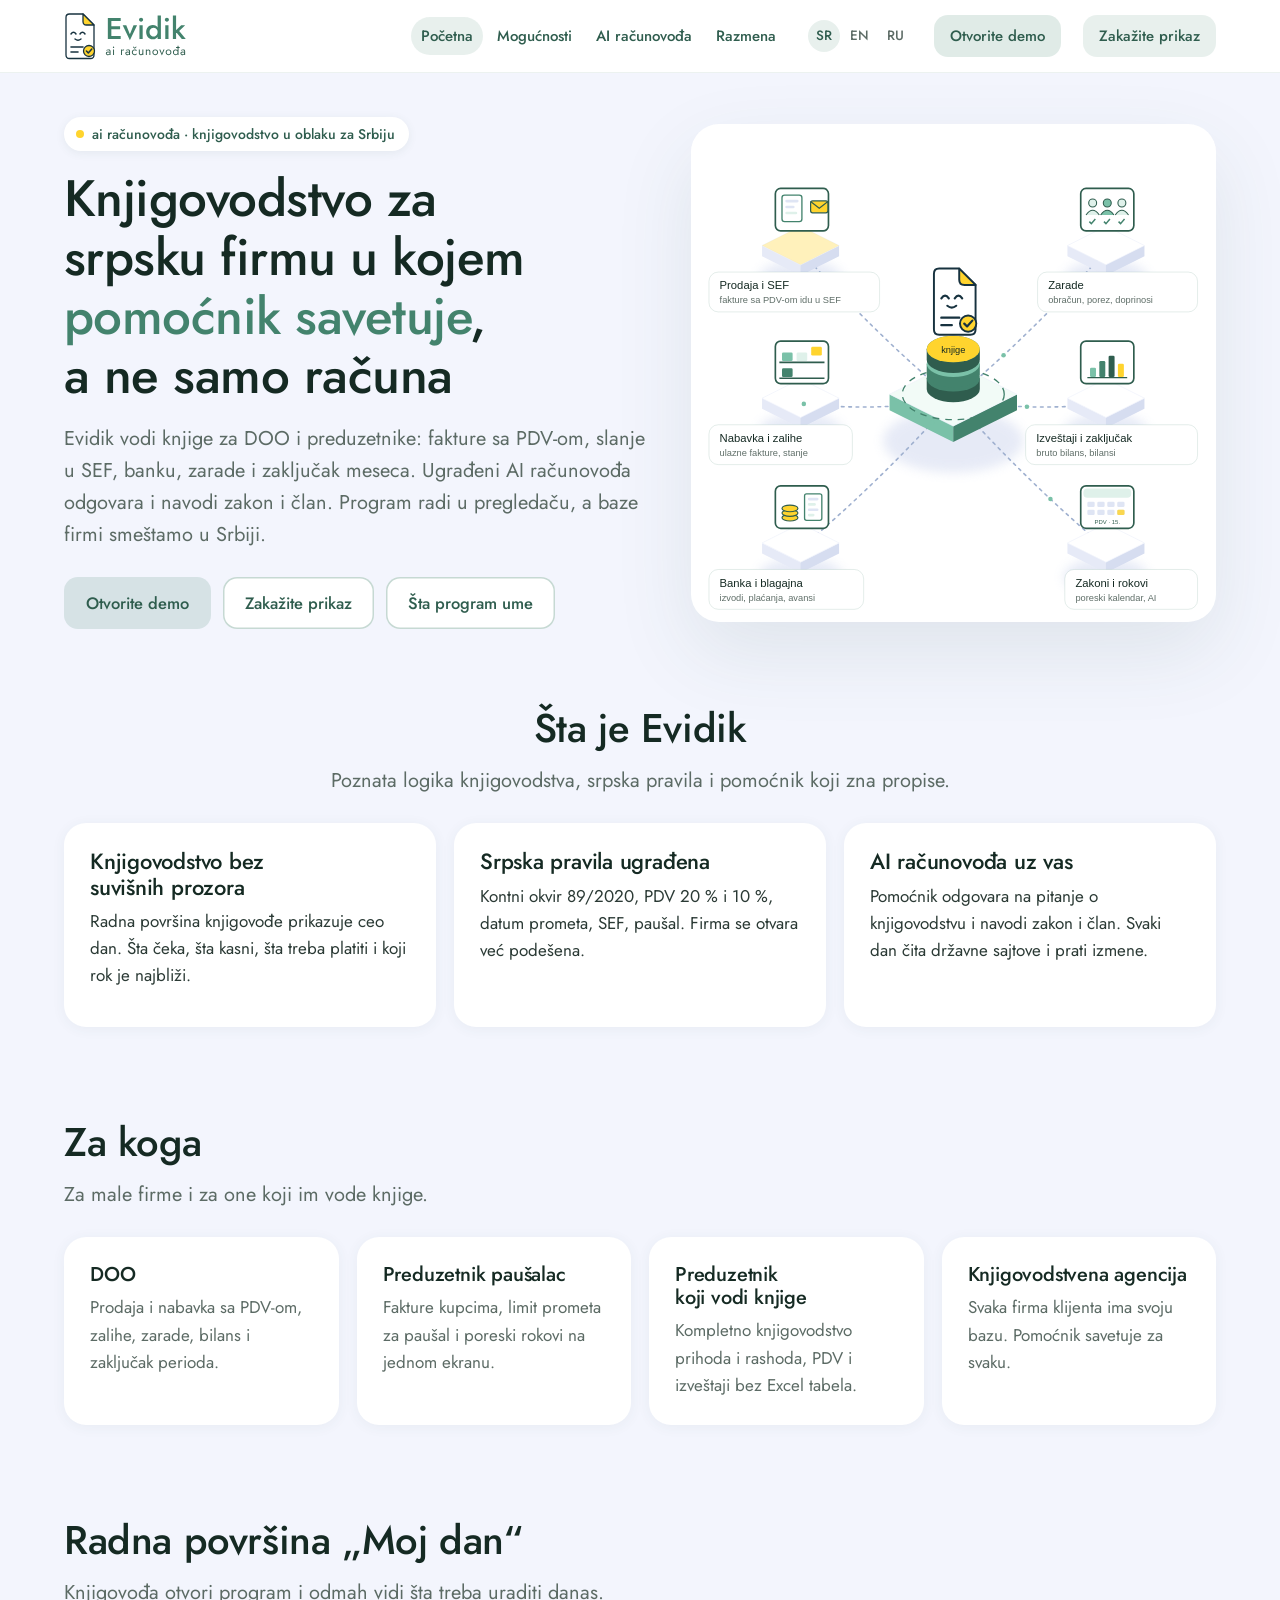
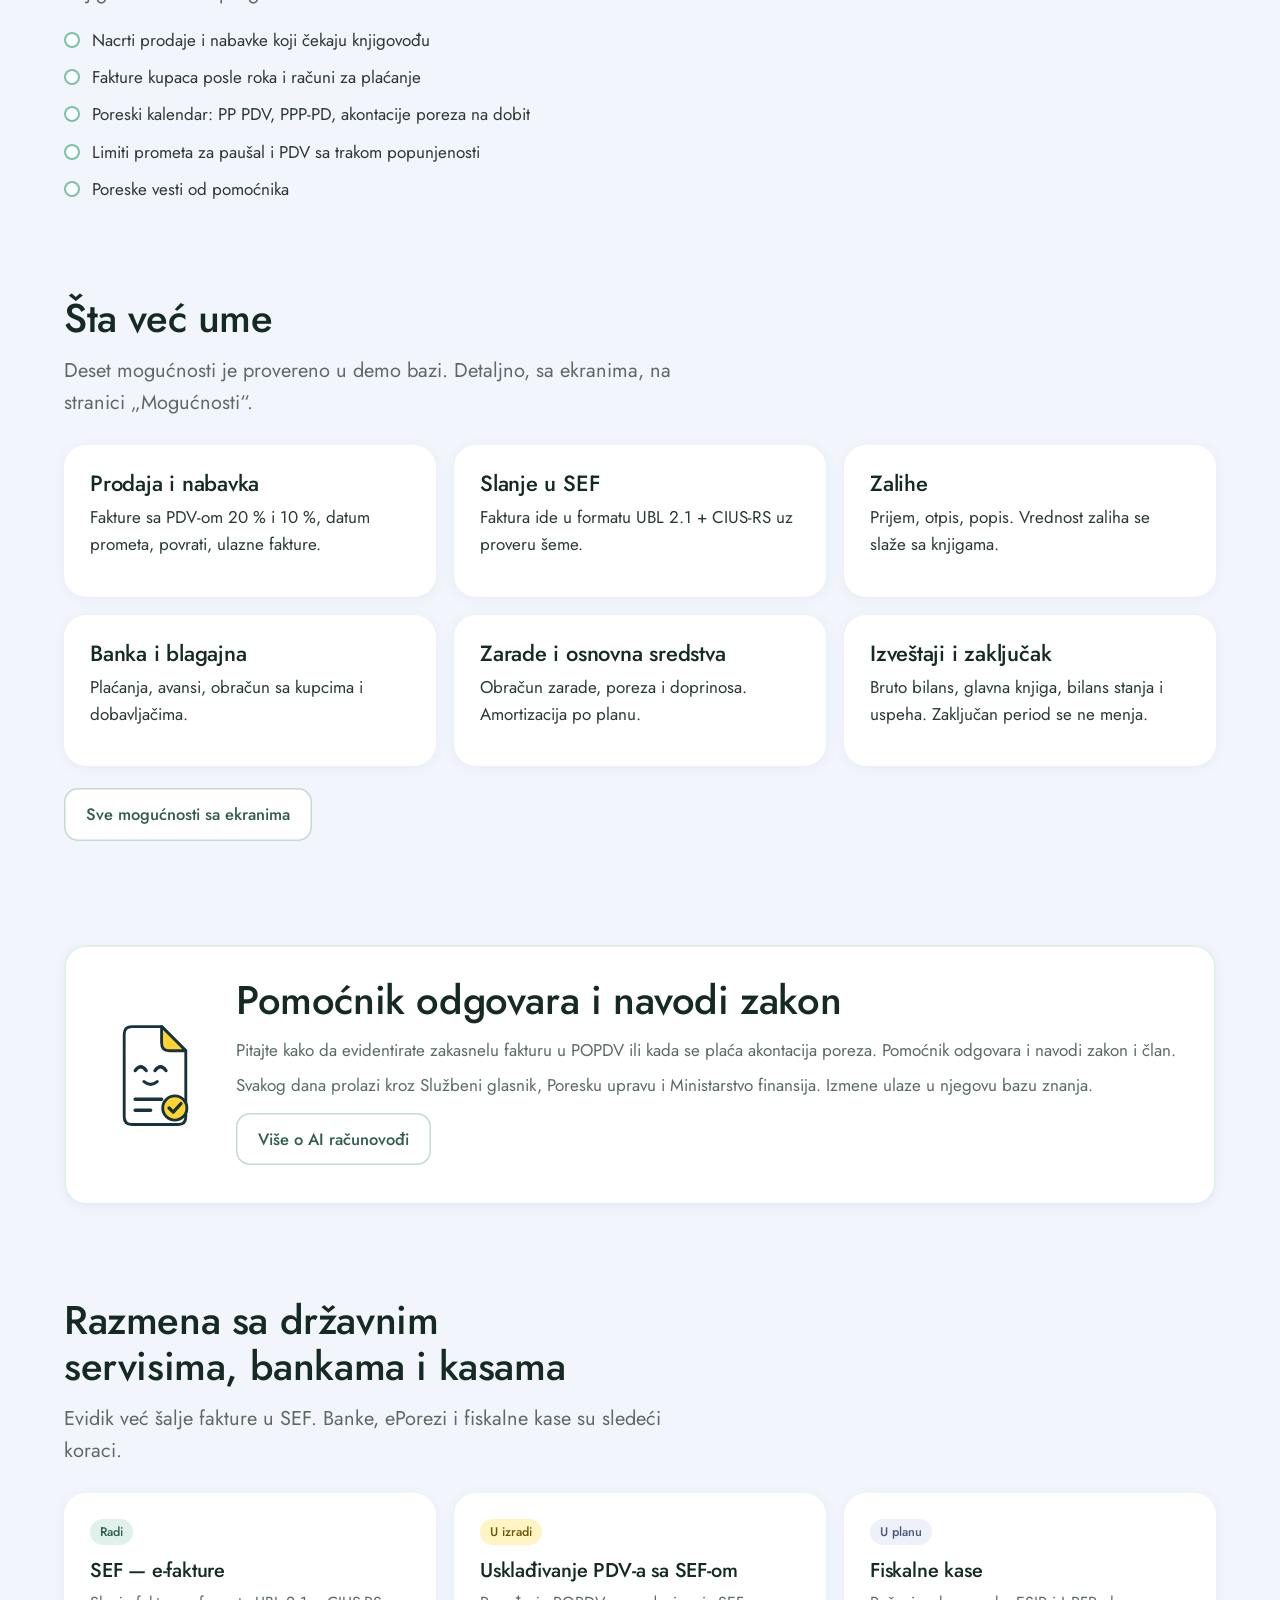
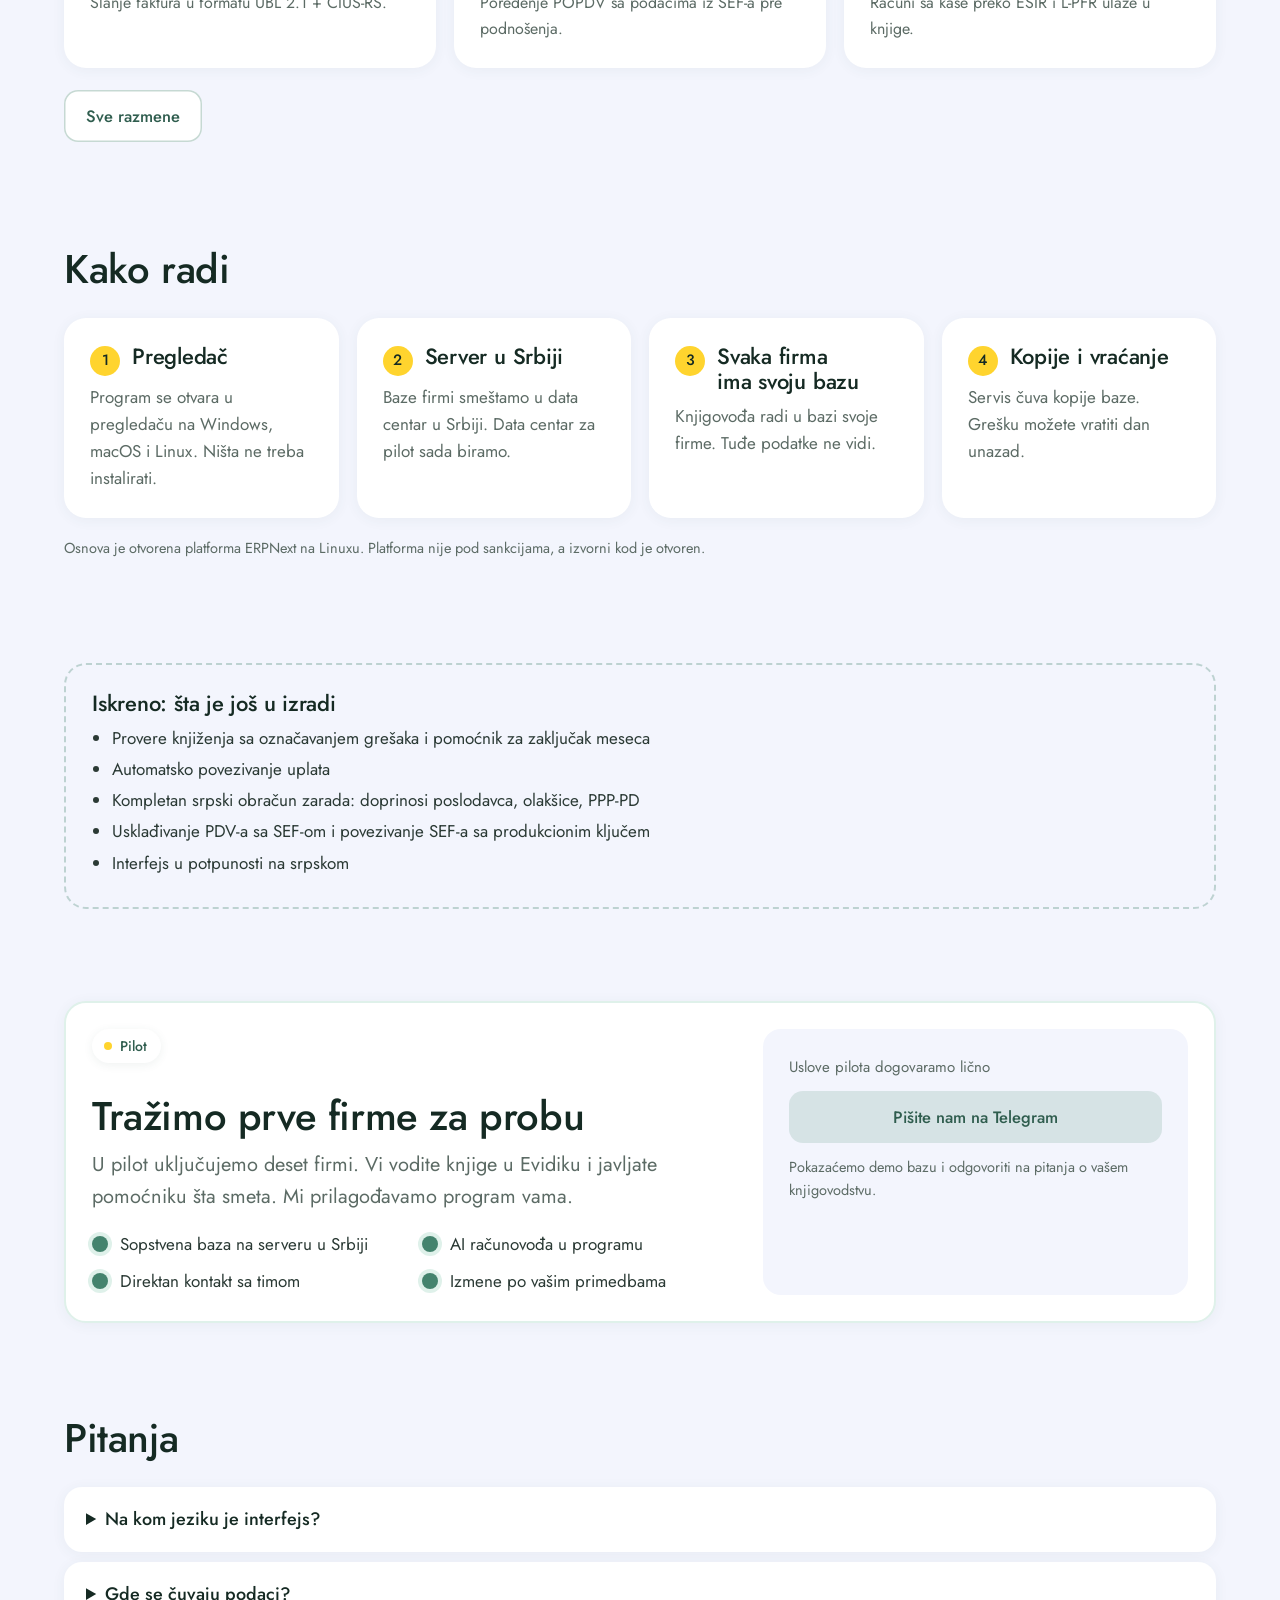
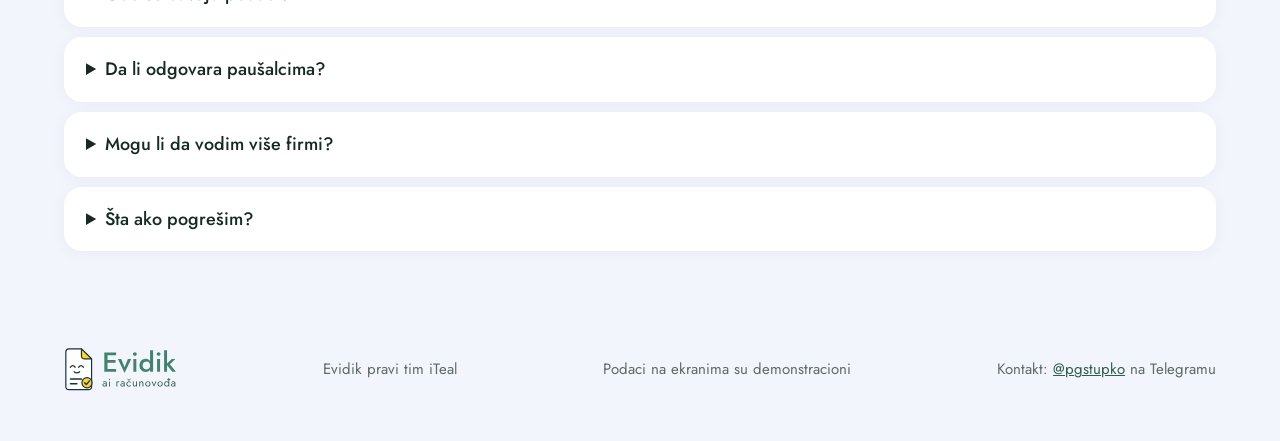
<file: index.html>
<!doctype html>
<html lang="sr-Latn"><head><meta charset="utf-8"><meta name="viewport" content="width=device-width,initial-scale=1">
<title>Evidik — AI knjigovodstvo za Srbiju</title><meta name="description" content="Knjigovodstvo u oblaku za DOO i preduzetnike u Srbiji: PDV, SEF, zarade, zaključak perioda i AI računovođa koji navodi zakon i član.">
<link rel="canonical" href="https://evidik.rs/"><link rel="alternate" hreflang="sr-Latn" href="https://evidik.rs/"><link rel="alternate" hreflang="en" href="https://evidik.rs/en/"><link rel="alternate" hreflang="ru" href="https://evidik.rs/ru/"><link rel="alternate" hreflang="x-default" href="https://evidik.rs/">
<link rel="icon" href="img/logo.svg" type="image/svg+xml">
<meta property="og:title" content="Evidik — AI knjigovodstvo za Srbiju"><meta property="og:description" content="Knjigovodstvo u oblaku za DOO i preduzetnike u Srbiji: PDV, SEF, zarade, zaključak perioda i AI računovođa koji navodi zakon i član.">
<link rel="preconnect" href="https://fonts.googleapis.com"><link rel="preconnect" href="https://fonts.gstatic.com" crossorigin>
<link rel="stylesheet" href="https://fonts.googleapis.com/css2?family=Jost:wght@400;500&display=swap">
<link rel="stylesheet" href="style.css"></head>
<body class="home">

<header class="top"><div class="wrap"><a class="brand" href="index.html" aria-label="Evidik, početna"><img class="lg-img" src="img/logo.svg" alt="Evidik — ai računovođa" height="48"></a>
<nav class="nav" aria-label="Evidik"><a href="index.html" class="on">Početna</a><a href="mogucnosti.html">Mogućnosti</a><a href="ai-racunovodja.html">AI računovođa</a><a href="razmene.html">Razmena</a></nav><span class="lang"><a href="index.html" hreflang="sr-Latn" class="on">SR</a><a href="en/index.html" hreflang="en">EN</a><a href="ru/index.html" hreflang="ru">RU</a></span>
<details class="burger"><summary>Meni</summary><div class="mnav"><a href="index.html" class="on">Početna</a><a href="mogucnosti.html">Mogućnosti</a><a href="ai-racunovodja.html">AI računovođa</a><a href="razmene.html">Razmena</a><a href="https://t.me/pgstupko" target="_blank" rel="noopener">Zakažite prikaz</a></div></details>
<a class="btn main" href="https://evidik.78-18-1-215.sslip.io/test" target="_blank" rel="noopener">Otvorite demo</a><a class="btn" href="https://t.me/pgstupko" target="_blank" rel="noopener">Zakažite prikaz</a></div></header>
<main><section class="hero"><div class="wrap"><div><span class="kicker fade"><i></i>ai računovođa · knjigovodstvo u oblaku za Srbiju</span><h1 class="fade d1">Knjigovodstvo za srpsku firmu u kojem <em>pomoćnik savetuje</em>, a ne samo računa</h1><p class="lead fade d2">Evidik vodi knjige za DOO i preduzetnike: fakture sa PDV-om, slanje u SEF, banku, zarade i zaključak meseca. Ugrađeni AI računovođa odgovara i navodi zakon i član. Program radi u pregledaču, a baze firmi smeštamo u Srbiji.</p><div class="cta fade d3"><a class="btn main" href="https://evidik.78-18-1-215.sslip.io/test" target="_blank" rel="noopener">Otvorite demo</a><a class="btn ghost" href="https://t.me/pgstupko" target="_blank" rel="noopener">Zakažite prikaz</a><a class="btn ghost" href="mogucnosti.html">Šta program ume</a></div></div><div class="hero-art fade d2"><style>.hs text{font-family:"Gotham Pro","Open Sans",Arial,sans-serif}.hs .fl{animation:hsf 4s ease-in-out infinite}.hs .fl2{animation:hsf 4s ease-in-out -2s infinite}@keyframes hsf{50%{transform:translateY(-6px)}}.hs .fw{animation:hsw 1.1s linear infinite}@keyframes hsw{to{stroke-dashoffset:-22}}.hs .bob{animation:hsbo 1.6s ease-in-out infinite}@keyframes hsbo{50%{transform:translateY(-5px)}}.hs .lay{animation:hsl 2.2s ease-in-out infinite}@keyframes hsl{50%{transform:translateY(-5px)}}.hs .gx{transform-box:fill-box;transform-origin:left center;animation:hsg 3.2s ease-in-out infinite}@keyframes hsg{0%{transform:scaleX(.12)}55%,100%{transform:scaleX(1)}}.hs .gy{transform-box:fill-box;transform-origin:center bottom;animation:hsgy 1.8s ease-in-out infinite alternate}@keyframes hsgy{from{transform:scaleY(.3)}}.hs .ty{animation:hst 1.2s ease-in-out infinite}@keyframes hst{0%,60%,100%{opacity:.2}30%{opacity:1}}.hs .pop{transform-box:fill-box;transform-origin:center;animation:hsp 2s ease-in-out infinite}@keyframes hsp{0%,100%{transform:scale(1)}50%{transform:scale(1.18)}}@media (prefers-reduced-motion:reduce){.hs *{animation:none!important}.hs .dot{display:none}}@media (min-width:900px){.sop-hero .hs-fig{align-self:center!important;margin-top:0!important;margin-bottom:0!important}}</style><svg class="hs" viewBox="0 0 760 720" xmlns="http://www.w3.org/2000/svg" role="img" aria-label="Evidik: u centru AI računovođa, oko njega prodaja i SEF, nabavka, banka, zarade, izveštaji i poreski rokovi"><defs><filter id="hsb" x="-30%" y="-30%" width="160%" height="160%"><feGaussianBlur stdDeviation="8"/></filter></defs><ellipse cx="380" cy="462.0" rx="105.60000000000001" ry="48.0" fill="#c9d2ec" opacity=".45" filter="url(#hsb)"/><ellipse cx="150" cy="219.0" rx="63.800000000000004" ry="29.0" fill="#c9d2ec" opacity=".45" filter="url(#hsb)"/><ellipse cx="150" cy="449.0" rx="63.800000000000004" ry="29.0" fill="#c9d2ec" opacity=".45" filter="url(#hsb)"/><ellipse cx="150" cy="667.0" rx="63.800000000000004" ry="29.0" fill="#c9d2ec" opacity=".45" filter="url(#hsb)"/><ellipse cx="610" cy="219.0" rx="63.800000000000004" ry="29.0" fill="#c9d2ec" opacity=".45" filter="url(#hsb)"/><ellipse cx="610" cy="449.0" rx="63.800000000000004" ry="29.0" fill="#c9d2ec" opacity=".45" filter="url(#hsb)"/><ellipse cx="610" cy="667.0" rx="63.800000000000004" ry="29.0" fill="#c9d2ec" opacity=".45" filter="url(#hsb)"/><path d="M380,400 Q265,304 150,176" fill="none" stroke="#9fb0cf" stroke-width="2.4" stroke-dasharray="4 7" stroke-linecap="round" class="fw"/><path d="M380,400 Q265,419 150,406" fill="none" stroke="#9fb0cf" stroke-width="2.4" stroke-dasharray="4 7" stroke-linecap="round" class="fw"/><path d="M380,400 Q265,528 150,624" fill="none" stroke="#9fb0cf" stroke-width="2.4" stroke-dasharray="4 7" stroke-linecap="round" class="fw"/><path d="M380,400 Q495,304 610,176" fill="none" stroke="#9fb0cf" stroke-width="2.4" stroke-dasharray="4 7" stroke-linecap="round" class="fw"/><path d="M380,400 Q495,419 610,406" fill="none" stroke="#9fb0cf" stroke-width="2.4" stroke-dasharray="4 7" stroke-linecap="round" class="fw"/><path d="M380,400 Q495,528 610,624" fill="none" stroke="#9fb0cf" stroke-width="2.4" stroke-dasharray="4 7" stroke-linecap="round" class="fw"/><g opacity="1"><polygon points="92,168 150,197.0 150,213.0 92,184" fill="#e6eaf7"/><polygon points="208,168 150,197.0 150,213.0 208,184" fill="#d6ddf0"/><polygon points="150,139.0 208,168 150,197.0 92,168" fill="#ffffff" stroke="#eef1fb" stroke-width="1"/></g><g opacity="1"><polygon points="92,398 150,427.0 150,443.0 92,414" fill="#e6eaf7"/><polygon points="208,398 150,427.0 150,443.0 208,414" fill="#d6ddf0"/><polygon points="150,369.0 208,398 150,427.0 92,398" fill="#ffffff" stroke="#eef1fb" stroke-width="1"/></g><g opacity="1"><polygon points="92,616 150,645.0 150,661.0 92,632" fill="#e6eaf7"/><polygon points="208,616 150,645.0 150,661.0 208,632" fill="#d6ddf0"/><polygon points="150,587.0 208,616 150,645.0 92,616" fill="#ffffff" stroke="#eef1fb" stroke-width="1"/></g><g opacity="1"><polygon points="552,168 610,197.0 610,213.0 552,184" fill="#e6eaf7"/><polygon points="668,168 610,197.0 610,213.0 668,184" fill="#d6ddf0"/><polygon points="610,139.0 668,168 610,197.0 552,168" fill="#ffffff" stroke="#eef1fb" stroke-width="1"/></g><g opacity="1"><polygon points="552,398 610,427.0 610,443.0 552,414" fill="#e6eaf7"/><polygon points="668,398 610,427.0 610,443.0 668,414" fill="#d6ddf0"/><polygon points="610,369.0 668,398 610,427.0 552,398" fill="#ffffff" stroke="#eef1fb" stroke-width="1"/></g><g opacity="1"><polygon points="552,616 610,645.0 610,661.0 552,632" fill="#e6eaf7"/><polygon points="668,616 610,645.0 610,661.0 668,632" fill="#d6ddf0"/><polygon points="610,587.0 668,616 610,645.0 552,616" fill="#ffffff" stroke="#eef1fb" stroke-width="1"/></g><g opacity="1"><polygon points="284,392 380,440.0 380,464.0 284,416" fill="#7ac1a8"/><polygon points="476,392 380,440.0 380,464.0 476,416" fill="#43836d"/><polygon points="380,344.0 476,392 380,440.0 284,392" fill="#f2fbf7" stroke="#eef1fb" stroke-width="1"/></g><polygon class="dot" points="150,139.0 208,168 150,197.0 92,168" fill="#ffd42e" opacity="0"><animate attributeName="opacity" values="0;.32;0" keyTimes="0;0.067;0.167" calcMode="discrete" dur="12.0s" repeatCount="indefinite"/></polygon><polygon class="dot" points="150,369.0 208,398 150,427.0 92,398" fill="#ffd42e" opacity="0"><animate attributeName="opacity" values="0;.32;0" keyTimes="0;0.233;0.333" calcMode="discrete" dur="12.0s" repeatCount="indefinite"/></polygon><polygon class="dot" points="150,587.0 208,616 150,645.0 92,616" fill="#ffd42e" opacity="0"><animate attributeName="opacity" values="0;.32;0" keyTimes="0;0.400;0.500" calcMode="discrete" dur="12.0s" repeatCount="indefinite"/></polygon><polygon class="dot" points="610,139.0 668,168 610,197.0 552,168" fill="#ffd42e" opacity="0"><animate attributeName="opacity" values="0;.32;0" keyTimes="0;0.567;0.667" calcMode="discrete" dur="12.0s" repeatCount="indefinite"/></polygon><polygon class="dot" points="610,369.0 668,398 610,427.0 552,398" fill="#ffd42e" opacity="0"><animate attributeName="opacity" values="0;.32;0" keyTimes="0;0.733;0.833" calcMode="discrete" dur="12.0s" repeatCount="indefinite"/></polygon><polygon class="dot" points="610,587.0 668,616 610,645.0 552,616" fill="#ffd42e" opacity="0"><animate attributeName="opacity" values="0;.32;0" keyTimes="0;0.900;1.000" calcMode="discrete" dur="12.0s" repeatCount="indefinite"/></polygon><ellipse cx="380" cy="392" rx="76.80000000000001" ry="38.400000000000006" fill="none" stroke="#43836d" stroke-width="2" stroke-dasharray="10 9" class="fw" style="animation-duration:2.4s"/><g><path d="M340,368 v16 a40,20.0 0 0 0 80,0 v-16z" fill="#2F5D4E"/><ellipse cx="380" cy="368" rx="40" ry="20.0" fill="#43836d"/></g><g><path d="M340,346 v16 a40,20.0 0 0 0 80,0 v-16z" fill="#43836d"/><ellipse cx="380" cy="346" rx="40" ry="20.0" fill="#7ac1a8"/></g><g><path d="M340,324 v16 a40,20.0 0 0 0 80,0 v-16z" fill="#2F5D4E"/><ellipse cx="380" cy="324" rx="40" ry="20.0" fill="#43836d"/><ellipse cx="380" cy="324" rx="40" ry="20" fill="#ffd42e"/><text x="380" y="330" text-anchor="middle" font-size="14" font-weight="500" fill="#152a23">knjige</text></g><g class="bob"><g transform="translate(324,196) scale(1.12)"><g fill="#fff" stroke="#17323f" stroke-width="2.6" stroke-linecap="round" stroke-linejoin="round"><path d="M31 6 H58 L80 28 V88 Q80 95 73 95 H31 Q24 95 24 88 V13 Q24 6 31 6 Z"/><path d="M58 6 V21 Q58 28 65 28 H80 Z" fill="#ffd42e"/><path d="M34 46 q5 -7 10 0 M52 46 q5 -7 10 0" fill="none" stroke-width="3"/><path d="M42 56 q6 5 12 0" fill="none" stroke-width="2.8"/><path d="M34 72 H58 M34 82 H48" fill="none" stroke-width="3.2"/><circle cx="70" cy="80" r="11" fill="#ffd42e"><animate attributeName="r" values="11;13;11;11" keyTimes="0;.1;.2;1" dur="2.4s" repeatCount="indefinite"/></circle><path d="M64.8 80 L68.6 83.8 L75.6 76" fill="none" stroke-width="3"/></g></g></g><g transform="translate(112,82)"><rect width="80" height="64" rx="8" fill="#fff" stroke="#2F5D4E" stroke-width="2.5"/><rect x="10" y="10" width="30" height="40" rx="4" fill="#fff" stroke="#43836d" stroke-width="2"/><rect x="15" y="17" width="20" height="4" rx="2" fill="#dfe5f4"/><rect x="15" y="26" width="14" height="4" rx="2" fill="#dfe5f4"/><rect x="15" y="35" width="18" height="4" rx="2" fill="#dff1ea"/><g><animateTransform attributeName="transform" type="translate" values="0,0;0,0;14,-8;14,-8;0,0" keyTimes="0;.3;.6;.9;1" dur="3.6s" repeatCount="indefinite"/><rect x="44" y="24" width="26" height="18" rx="3" fill="#ffd42e" stroke="#2F5D4E" stroke-width="1.8"/><path d="M44,25 l13,10 l13,-10" fill="none" stroke="#2F5D4E" stroke-width="1.8"/></g></g><g transform="translate(112,312)"><rect width="80" height="64" rx="8" fill="#fff" stroke="#2F5D4E" stroke-width="2.5"/><line x1="6" y1="32" x2="74" y2="32" stroke="#2F5D4E" stroke-width="2.5"/><line x1="6" y1="56" x2="74" y2="56" stroke="#2F5D4E" stroke-width="2.5"/><rect x="10" y="17" width="16" height="13" rx="2" fill="#7ac1a8"/><rect x="32" y="17" width="16" height="13" rx="2" fill="#dff1ea"/><rect x="10" y="41" width="16" height="13" rx="2" fill="#43836d"/><rect x="54" y="17" width="16" height="13" rx="2" fill="#ffd42e"><animate attributeName="y" values="-14;-14;17;17;-14" keyTimes="0;.3;.5;.9;1" dur="4s" repeatCount="indefinite"/><animate attributeName="opacity" values="0;0;1;1;0" keyTimes="0;.3;.4;.9;1" dur="4s" repeatCount="indefinite"/></rect></g><g transform="translate(112,530)"><rect width="80" height="64" rx="8" fill="#fff" stroke="#2F5D4E" stroke-width="2.5"/><rect x="44" y="12" width="26" height="40" rx="3" fill="#fff" stroke="#43836d" stroke-width="2"/><rect x="49" y="18" width="16" height="4" rx="2" fill="#dfe5f4"/><rect x="49" y="26" width="12" height="4" rx="2" fill="#dff1ea"/><rect x="49" y="34" width="16" height="4" rx="2" fill="#dfe5f4"/><rect x="49" y="42" width="10" height="4" rx="2" fill="#dff1ea"/><g class="bob"><ellipse cx="22" cy="48" rx="12" ry="5" fill="#ffd42e" stroke="#2F5D4E" stroke-width="1.8"/><ellipse cx="22" cy="41" rx="12" ry="5" fill="#ffd42e" stroke="#2F5D4E" stroke-width="1.8"/><ellipse cx="22" cy="34" rx="12" ry="5" fill="#ffd42e" stroke="#2F5D4E" stroke-width="1.8"/></g></g><g transform="translate(572,82)"><rect width="80" height="64" rx="8" fill="#fff" stroke="#2F5D4E" stroke-width="2.5"/><circle cx="18" cy="22" r="6" fill="#dff1ea" stroke="#2F5D4E" stroke-width="1.6"/><path d="M8,40 q10,-14 20,0" fill="#dff1ea" stroke="#2F5D4E" stroke-width="1.6"/><circle cx="40" cy="22" r="6" fill="#7ac1a8" stroke="#2F5D4E" stroke-width="1.6"/><path d="M30,40 q10,-14 20,0" fill="#7ac1a8" stroke="#2F5D4E" stroke-width="1.6"/><circle cx="62" cy="22" r="6" fill="#dff1ea" stroke="#2F5D4E" stroke-width="1.6"/><path d="M52,40 q10,-14 20,0" fill="#dff1ea" stroke="#2F5D4E" stroke-width="1.6"/><path d="M13,50 l3,3 l6,-7" stroke="#43836d" stroke-width="2.2" fill="none" class="ty" style="animation-duration:3s;animation-delay:0.0s"/><path d="M35,50 l3,3 l6,-7" stroke="#43836d" stroke-width="2.2" fill="none" class="ty" style="animation-duration:3s;animation-delay:-0.9s"/><path d="M57,50 l3,3 l6,-7" stroke="#43836d" stroke-width="2.2" fill="none" class="ty" style="animation-duration:3s;animation-delay:-1.8s"/></g><g transform="translate(572,312)"><rect width="80" height="64" rx="8" fill="#fff" stroke="#2F5D4E" stroke-width="2.5"/><line x1="10" y1="55" x2="70" y2="55" stroke="#2F5D4E" stroke-width="2"/><rect class="gy" style="animation-delay:0.00s" x="14" y="40" width="9" height="14" rx="2" fill="#7ac1a8"/><rect class="gy" style="animation-delay:-0.45s" x="28" y="30" width="9" height="24" rx="2" fill="#43836d"/><rect class="gy" style="animation-delay:-0.90s" x="42" y="22" width="9" height="32" rx="2" fill="#2F5D4E"/><rect class="gy" style="animation-delay:-1.35s" x="56" y="34" width="9" height="20" rx="2" fill="#ffd42e"/></g><g transform="translate(572,530)"><rect width="80" height="64" rx="8" fill="#fff" stroke="#2F5D4E" stroke-width="2.5"/><rect x="4" y="4" width="72" height="14" rx="6" fill="#dff1ea"/><rect x="10" y="24" width="11" height="8" rx="2" fill="#dfe5f4"/><rect x="25" y="24" width="11" height="8" rx="2" fill="#dfe5f4"/><rect x="40" y="24" width="11" height="8" rx="2" fill="#dfe5f4"/><rect x="55" y="24" width="11" height="8" rx="2" fill="#dfe5f4"/><rect x="10" y="36" width="11" height="8" rx="2" fill="#dfe5f4"/><rect x="25" y="36" width="11" height="8" rx="2" fill="#dfe5f4"/><rect x="40" y="36" width="11" height="8" rx="2" fill="#dfe5f4"/><rect x="55" y="36" width="11" height="8" rx="2" fill="#dfe5f4"/><rect x="55" y="36" width="11" height="8" rx="2" fill="#ffd42e"><animate attributeName="opacity" values="1;.3;1" dur="1.6s" repeatCount="indefinite"/></rect><text x="40" y="58" text-anchor="middle" font-size="9" font-weight="500" fill="#2F5D4E">PDV · 15.</text></g><circle class="dot" r="3.4" fill="#7ac1a8"><animateMotion dur="2.2s" begin="0.00s" repeatCount="indefinite" path="M380,400 Q265,304 150,176"/></circle><g class="dot" opacity="0"><circle r="10" fill="#ffd42e" opacity=".4"/><circle r="6.5" fill="#43836d" stroke="#fff" stroke-width="2"/><animateMotion dur="12.0s" repeatCount="indefinite" path="M380,400 Q265,304 150,176" calcMode="linear" keyPoints="0;0;1;1" keyTimes="0;0.000;0.067;1"/><animate attributeName="opacity" values="0;1;0" keyTimes="0;0.000;0.067" calcMode="discrete" dur="12.0s" repeatCount="indefinite"/></g><circle class="dot" r="3.4" fill="#7ac1a8"><animateMotion dur="2.2s" begin="-0.37s" repeatCount="indefinite" path="M380,400 Q265,419 150,406"/></circle><g class="dot" opacity="0"><circle r="10" fill="#ffd42e" opacity=".4"/><circle r="6.5" fill="#43836d" stroke="#fff" stroke-width="2"/><animateMotion dur="12.0s" repeatCount="indefinite" path="M380,400 Q265,419 150,406" calcMode="linear" keyPoints="0;0;1;1" keyTimes="0;0.167;0.233;1"/><animate attributeName="opacity" values="0;1;0" keyTimes="0;0.167;0.233" calcMode="discrete" dur="12.0s" repeatCount="indefinite"/></g><circle class="dot" r="3.4" fill="#7ac1a8"><animateMotion dur="2.2s" begin="-0.74s" repeatCount="indefinite" path="M380,400 Q265,528 150,624"/></circle><g class="dot" opacity="0"><circle r="10" fill="#ffd42e" opacity=".4"/><circle r="6.5" fill="#43836d" stroke="#fff" stroke-width="2"/><animateMotion dur="12.0s" repeatCount="indefinite" path="M380,400 Q265,528 150,624" calcMode="linear" keyPoints="0;0;1;1" keyTimes="0;0.333;0.400;1"/><animate attributeName="opacity" values="0;1;0" keyTimes="0;0.333;0.400" calcMode="discrete" dur="12.0s" repeatCount="indefinite"/></g><circle class="dot" r="3.4" fill="#7ac1a8"><animateMotion dur="2.2s" begin="-1.11s" repeatCount="indefinite" path="M380,400 Q495,304 610,176"/></circle><g class="dot" opacity="0"><circle r="10" fill="#ffd42e" opacity=".4"/><circle r="6.5" fill="#43836d" stroke="#fff" stroke-width="2"/><animateMotion dur="12.0s" repeatCount="indefinite" path="M380,400 Q495,304 610,176" calcMode="linear" keyPoints="0;0;1;1" keyTimes="0;0.500;0.567;1"/><animate attributeName="opacity" values="0;1;0" keyTimes="0;0.500;0.567" calcMode="discrete" dur="12.0s" repeatCount="indefinite"/></g><circle class="dot" r="3.4" fill="#7ac1a8"><animateMotion dur="2.2s" begin="-1.48s" repeatCount="indefinite" path="M380,400 Q495,419 610,406"/></circle><g class="dot" opacity="0"><circle r="10" fill="#ffd42e" opacity=".4"/><circle r="6.5" fill="#43836d" stroke="#fff" stroke-width="2"/><animateMotion dur="12.0s" repeatCount="indefinite" path="M380,400 Q495,419 610,406" calcMode="linear" keyPoints="0;0;1;1" keyTimes="0;0.667;0.733;1"/><animate attributeName="opacity" values="0;1;0" keyTimes="0;0.667;0.733" calcMode="discrete" dur="12.0s" repeatCount="indefinite"/></g><circle class="dot" r="3.4" fill="#7ac1a8"><animateMotion dur="2.2s" begin="-1.85s" repeatCount="indefinite" path="M380,400 Q495,528 610,624"/></circle><g class="dot" opacity="0"><circle r="10" fill="#ffd42e" opacity=".4"/><circle r="6.5" fill="#43836d" stroke="#fff" stroke-width="2"/><animateMotion dur="12.0s" repeatCount="indefinite" path="M380,400 Q495,528 610,624" calcMode="linear" keyPoints="0;0;1;1" keyTimes="0;0.833;0.900;1"/><animate attributeName="opacity" values="0;1;0" keyTimes="0;0.833;0.900" calcMode="discrete" dur="12.0s" repeatCount="indefinite"/></g><g class="hs-lb" transform="translate(12,208)"><rect x="0" y="0" width="257" height="60" rx="14" fill="#fff" stroke="rgba(67,131,109,.22)"/><text x="16" y="26" font-size="17" font-weight="500" fill="#152a23">Prodaja i SEF</text><text x="16" y="47" font-size="14" fill="#5f6e68">fakture sa PDV-om idu u SEF</text></g><g class="hs-lb" transform="translate(12,438)"><rect x="0" y="0" width="216" height="60" rx="14" fill="#fff" stroke="rgba(67,131,109,.22)"/><text x="16" y="26" font-size="17" font-weight="500" fill="#152a23">Nabavka i zalihe</text><text x="16" y="47" font-size="14" fill="#5f6e68">ulazne fakture, stanje</text></g><g class="hs-lb" transform="translate(12,656)"><rect x="0" y="0" width="233" height="60" rx="14" fill="#fff" stroke="rgba(67,131,109,.22)"/><text x="16" y="26" font-size="17" font-weight="500" fill="#152a23">Banka i blagajna</text><text x="16" y="47" font-size="14" fill="#5f6e68">izvodi, plaćanja, avansi</text></g><g class="hs-lb" transform="translate(507,208)"><rect x="0" y="0" width="241" height="60" rx="14" fill="#fff" stroke="rgba(67,131,109,.22)"/><text x="16" y="26" font-size="17" font-weight="500" fill="#152a23">Zarade</text><text x="16" y="47" font-size="14" fill="#5f6e68">obračun, porez, doprinosi</text></g><g class="hs-lb" transform="translate(489,438)"><rect x="0" y="0" width="259" height="60" rx="14" fill="#fff" stroke="rgba(67,131,109,.22)"/><text x="16" y="26" font-size="17" font-weight="500" fill="#152a23">Izveštaji i zaključak</text><text x="16" y="47" font-size="14" fill="#5f6e68">bruto bilans, bilansi</text></g><g class="hs-lb" transform="translate(548,656)"><rect x="0" y="0" width="200" height="60" rx="14" fill="#fff" stroke="rgba(67,131,109,.22)"/><text x="16" y="26" font-size="17" font-weight="500" fill="#152a23">Zakoni i rokovi</text><text x="16" y="47" font-size="14" fill="#5f6e68">poreski kalendar, AI</text></g></svg></div></div></section><section><div class="wrap"><div class="sec-head sec-c"><h2>Šta je Evidik</h2><p class="lead">Poznata logika knjigovodstva, srpska pravila i pomoćnik koji zna propise.</p></div><div class="grid g3"><div class="card"><h3>Knjigovodstvo bez suvišnih prozora</h3><p>Radna površina knjigovođe prikazuje ceo dan. Šta čeka, šta kasni, šta treba platiti i koji rok je najbliži.</p></div><div class="card"><h3>Srpska pravila ugrađena</h3><p>Kontni okvir 89/2020, PDV 20 % i 10 %, datum prometa, SEF, paušal. Firma se otvara već podešena.</p></div><div class="card"><h3>AI računovođa uz vas</h3><p>Pomoćnik odgovara na pitanje o knjigovodstvu i navodi zakon i član. Svaki dan čita državne sajtove i prati izmene.</p></div></div></div></section><section class="who"><div class="wrap"><div class="sec-head"><h2>Za koga</h2><p class="lead">Za male firme i za one koji im vode knjige.</p></div><div class="grid g4"><div class="card"><h3>DOO</h3><p>Prodaja i nabavka sa PDV-om, zalihe, zarade, bilans i zaključak perioda.</p></div><div class="card"><h3>Preduzetnik paušalac</h3><p>Fakture kupcima, limit prometa za paušal i poreski rokovi na jednom ekranu.</p></div><div class="card"><h3>Preduzetnik koji vodi knjige</h3><p>Kompletno knjigovodstvo prihoda i rashoda, PDV i izveštaji bez Excel tabela.</p></div><div class="card"><h3>Knjigovodstvena agencija</h3><p>Svaka firma klijenta ima svoju bazu. Pomoćnik savetuje za svaku.</p></div></div></div></section><section><div class="wrap"><div><h2>Radna površina „Moj dan“</h2><p class="lead">Knjigovođa otvori program i odmah vidi šta treba uraditi danas.</p><ul class="ok sep" style="grid-template-columns:1fr"><li>Nacrti prodaje i nabavke koji čekaju knjigovođu</li><li>Fakture kupaca posle roka i računi za plaćanje</li><li>Poreski kalendar: PP PDV, PPP-PD, akontacije poreza na dobit</li><li>Limiti prometa za paušal i PDV sa trakom popunjenosti</li><li>Poreske vesti od pomoćnika</li></ul></div></div></section><section><div class="wrap"><div class="sec-head"><h2>Šta već ume</h2><p class="lead">Deset mogućnosti je provereno u demo bazi. Detaljno, sa ekranima, na stranici „Mogućnosti“.</p></div><div class="grid g3"><div class="card"><h3>Prodaja i nabavka</h3><p>Fakture sa PDV-om 20 % i 10 %, datum prometa, povrati, ulazne fakture.</p></div><div class="card"><h3>Slanje u SEF</h3><p>Faktura ide u formatu UBL 2.1 + CIUS-RS uz proveru šeme.</p></div><div class="card"><h3>Zalihe</h3><p>Prijem, otpis, popis. Vrednost zaliha se slaže sa knjigama.</p></div><div class="card"><h3>Banka i blagajna</h3><p>Plaćanja, avansi, obračun sa kupcima i dobavljačima.</p></div><div class="card"><h3>Zarade i osnovna sredstva</h3><p>Obračun zarade, poreza i doprinosa. Amortizacija po planu.</p></div><div class="card"><h3>Izveštaji i zaključak</h3><p>Bruto bilans, glavna knjiga, bilans stanja i uspeha. Zaključan period se ne menja.</p></div></div><p class="note" style="margin-top:22px"><a class="btn ghost" href="mogucnosti.html">Sve mogućnosti sa ekranima</a></p></div></section><section><div class="wrap"><div class="card ai-box"><svg viewBox="16 0 72 100" aria-hidden="true"><g fill="#fff" stroke="#17323f" stroke-width="2.6" stroke-linecap="round" stroke-linejoin="round"><path d="M31 6 H58 L80 28 V88 Q80 95 73 95 H31 Q24 95 24 88 V13 Q24 6 31 6 Z"/><path d="M58 6 V21 Q58 28 65 28 H80 Z" fill="#ffd42e"/><path d="M34 46 q5 -7 10 0 M52 46 q5 -7 10 0" fill="none" stroke-width="3"/><path d="M42 56 q6 5 12 0" fill="none" stroke-width="2.8"/><path d="M34 72 H58 M34 82 H48" fill="none" stroke-width="3.2"/><circle cx="70" cy="80" r="11" fill="#ffd42e"><animate attributeName="r" values="11;13;11;11" keyTimes="0;.1;.2;1" dur="2.4s" repeatCount="indefinite"/></circle><path d="M64.8 80 L68.6 83.8 L75.6 76" fill="none" stroke-width="3"/></g></svg><div><h2>Pomoćnik odgovara i navodi zakon</h2><p>Pitajte kako da evidentirate zakasnelu fakturu u POPDV ili kada se plaća akontacija poreza. Pomoćnik odgovara i navodi zakon i član.</p><p>Svakog dana prolazi kroz Službeni glasnik, Poresku upravu i Ministarstvo finansija. Izmene ulaze u njegovu bazu znanja.</p><p style="margin-top:14px"><a class="btn ghost" href="ai-racunovodja.html">Više o AI računovođi</a></p></div></div></div></section><section class="ex"><div class="wrap"><div class="sec-head"><h2>Razmena sa državnim servisima, bankama i kasama</h2><p class="lead">Evidik već šalje fakture u SEF. Banke, ePorezi i fiskalne kase su sledeći koraci.</p></div><div class="grid g3"><div class="card"><span class="st s-ok">Radi</span><h3>SEF — e-fakture</h3><p>Slanje faktura u formatu UBL 2.1 + CIUS-RS.</p></div><div class="card"><span class="st s-wip">U izradi</span><h3>Usklađivanje PDV-a sa SEF-om</h3><p>Poređenje POPDV sa podacima iz SEF-a pre podnošenja.</p></div><div class="card"><span class="st s-plan">U planu</span><h3>Fiskalne kase</h3><p>Računi sa kase preko ESIR i L-PFR ulaze u knjige.</p></div></div><p class="note" style="margin-top:22px"><a class="btn ghost" href="razmene.html">Sve razmene</a></p></div></section><section><div class="wrap"><div class="sec-head"><h2>Kako radi</h2></div><div class="grid steps"><div class="card step"><h3>Pregledač</h3><p>Program se otvara u pregledaču na Windows, macOS i Linux. Ništa ne treba instalirati.</p></div><div class="card step"><h3>Server u Srbiji</h3><p>Baze firmi smeštamo u data centar u Srbiji. Data centar za pilot sada biramo.</p></div><div class="card step"><h3>Svaka firma ima svoju bazu</h3><p>Knjigovođa radi u bazi svoje firme. Tuđe podatke ne vidi.</p></div><div class="card step"><h3>Kopije i vraćanje</h3><p>Servis čuva kopije baze. Grešku možete vratiti dan unazad.</p></div></div><p class="note" style="margin-top:18px;color:var(--mut)">Osnova je otvorena platforma ERPNext na Linuxu. Platforma nije pod sankcijama, a izvorni kod je otvoren.</p></div></section><section><div class="wrap"><div class="card wip-box"><h3>Iskreno: šta je još u izradi</h3><ul><li>Provere knjiženja sa označavanjem grešaka i pomoćnik za zaključak meseca</li><li>Automatsko povezivanje uplata</li><li>Kompletan srpski obračun zarada: doprinosi poslodavca, olakšice, PPP-PD</li><li>Usklađivanje PDV-a sa SEF-om i povezivanje SEF-a sa produkcionim ključem</li><li>Interfejs u potpunosti na srpskom</li></ul></div></div></section><section><div class="wrap"><div class="card offer"><div><span class="kicker"><i></i>Pilot</span><h2>Tražimo prve firme za probu</h2><p class="lead">U pilot uključujemo deset firmi. Vi vodite knjige u Evidiku i javljate pomoćniku šta smeta. Mi prilagođavamo program vama.</p><ul class="ok"><li>Sopstvena baza na serveru u Srbiji</li><li>AI računovođa u programu</li><li>Direktan kontakt sa timom</li><li>Izmene po vašim primedbama</li></ul></div><div class="of-r"><span class="of-k">Uslove pilota dogovaramo lično</span><a class="btn main" href="https://t.me/pgstupko" target="_blank" rel="noopener">Pišite nam na Telegram</a><p class="note">Pokazaćemo demo bazu i odgovoriti na pitanja o vašem knjigovodstvu.</p></div></div></div></section><section class="faq"><div class="wrap"><div class="sec-head"><h2>Pitanja</h2></div><details><summary>Na kom jeziku je interfejs?</summary><p>Sada je interfejs delom na ruskom i engleskom. Prevod na srpski je u izradi.</p></details><details><summary>Gde se čuvaju podaci?</summary><p>Baze firmi smeštamo u data centar u Srbiji. Svaka firma ima svoju bazu.</p></details><details><summary>Da li odgovara paušalcima?</summary><p>Da. Radna površina prikazuje limit prometa za paušal i poreske rokove.</p></details><details><summary>Mogu li da vodim više firmi?</summary><p>Da. Svaka firma dobija svoju bazu. Zbirni izveštaji za grupu firmi su u planu.</p></details><details><summary>Šta ako pogrešim?</summary><p>Servis čuva kopije baze. Bazu možete vratiti dan unazad.</p></details></div></section></main>
<footer><div class="wrap"><a class="brand" href="index.html"><img class="lg-img" src="img/logo.svg" alt="Evidik" height="44"></a><span>Evidik pravi tim iTeal</span><span>Podaci na ekranima su demonstracioni</span><span>Kontakt: <a href="https://t.me/pgstupko">@pgstupko</a> na Telegramu</span></div></footer>
<div id="lb" aria-hidden="true"><img alt=""></div>
<script>(function(){var b=document.getElementById("lb"),i=b.querySelector("img");document.addEventListener("click",function(e){var t=e.target;if(t.matches&&t.matches(".ws-shot img")){i.src=t.currentSrc||t.src;i.alt=t.alt;b.classList.add("on")}else if(b.contains(t)){b.classList.remove("on")}});document.addEventListener("keydown",function(e){if(e.key==="Escape")b.classList.remove("on")})})();</script>
</body></html>
</file>
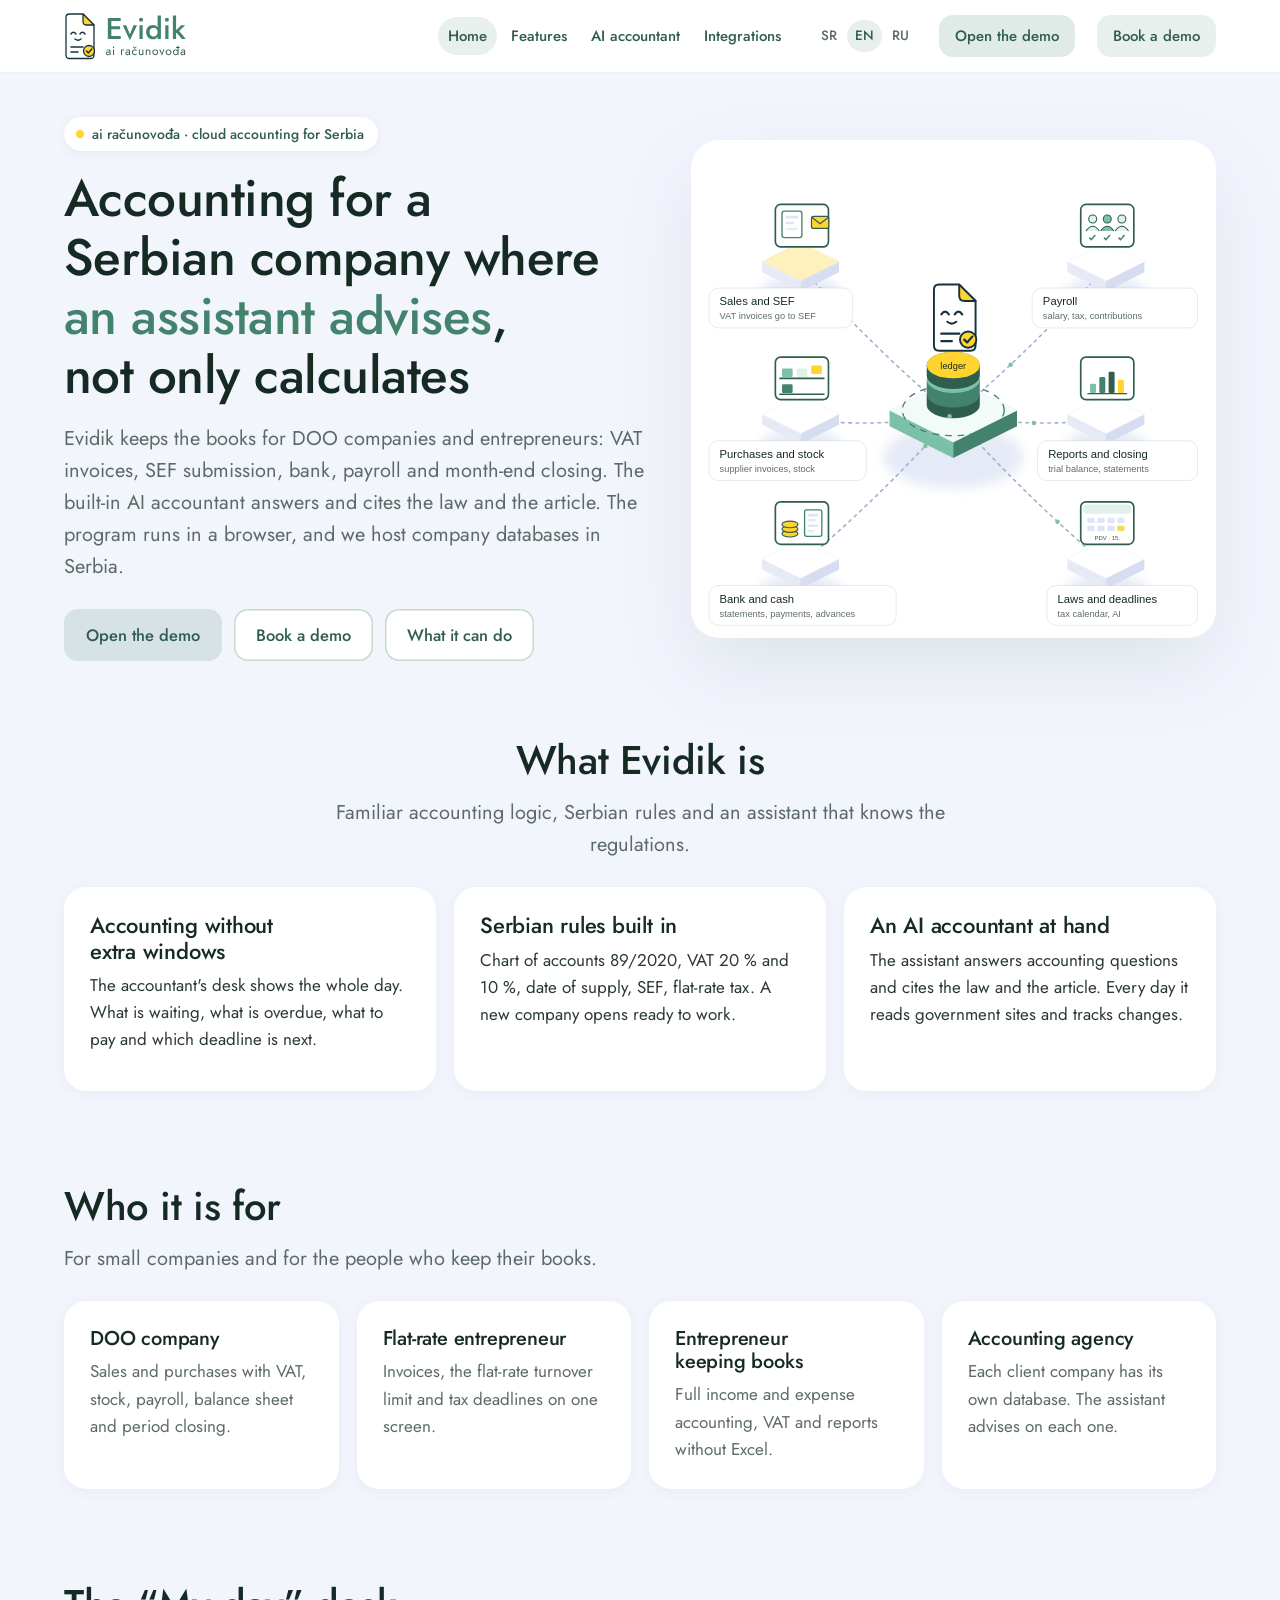
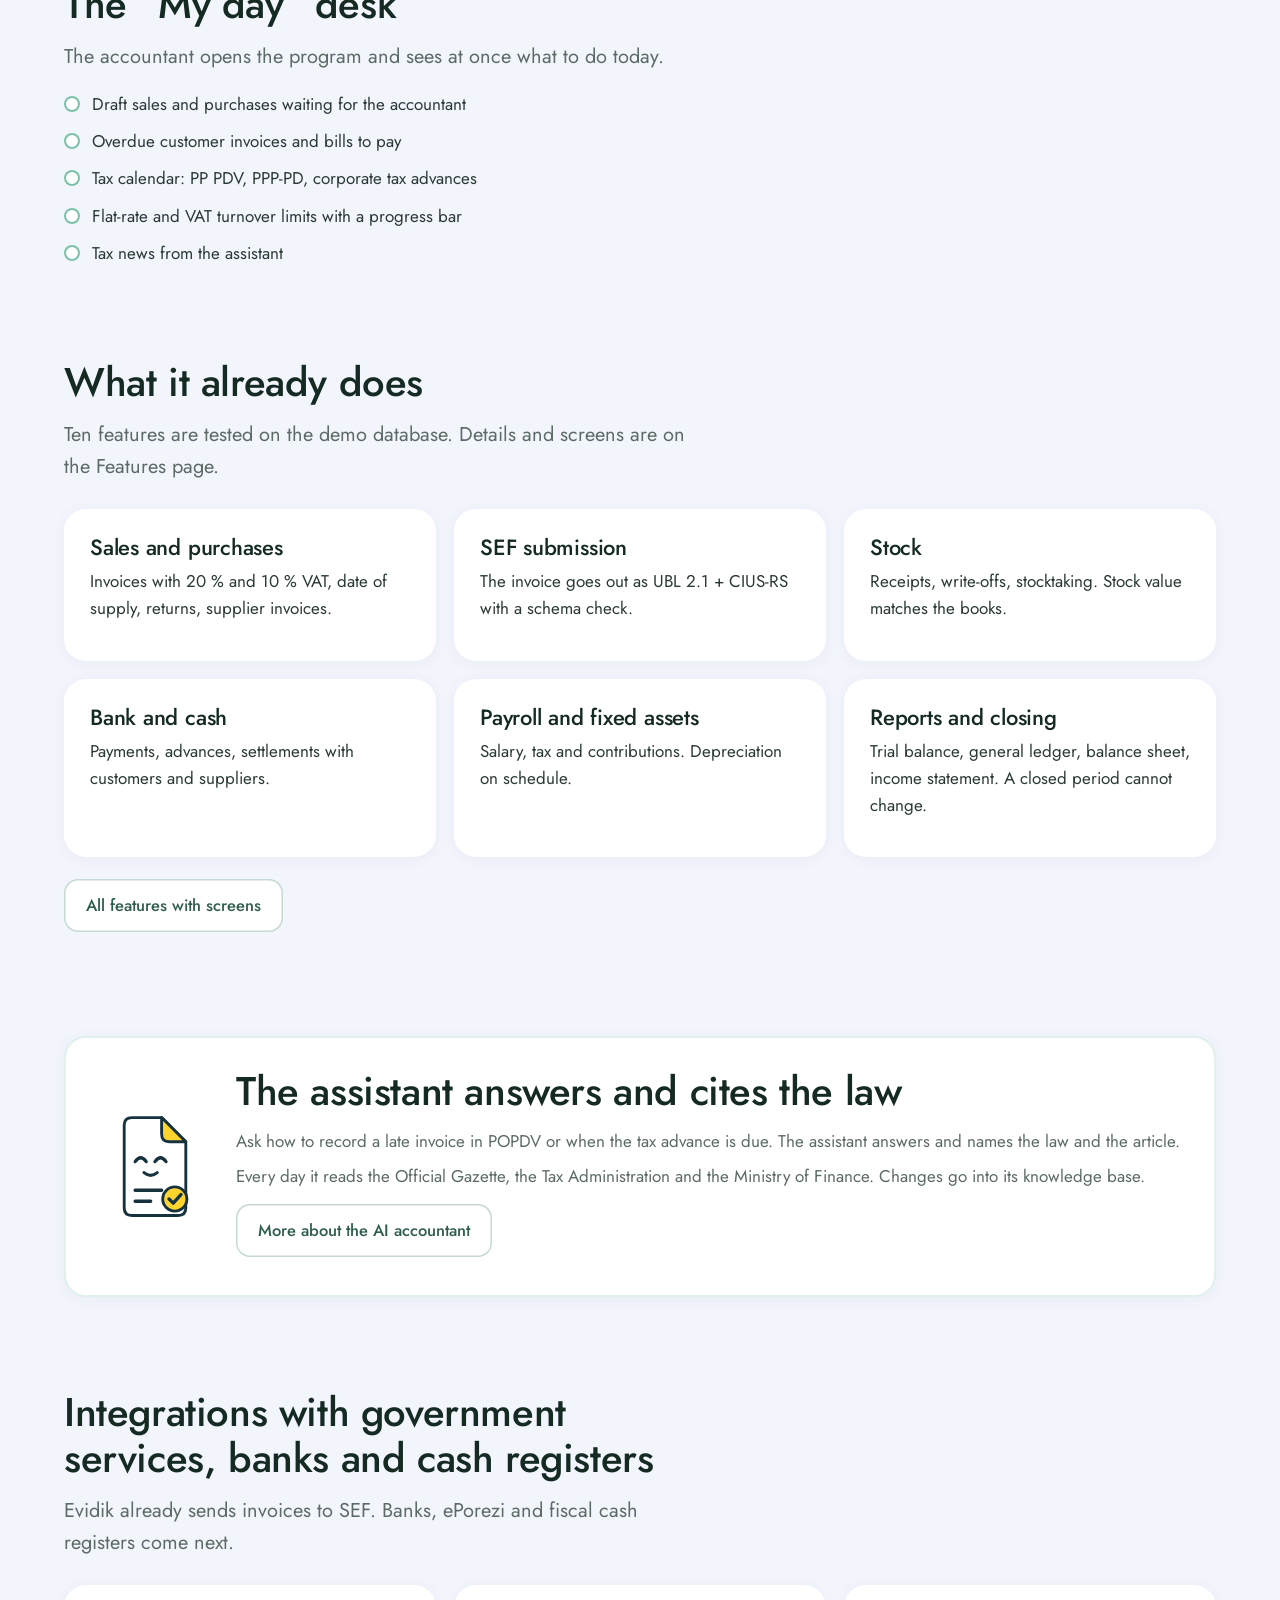
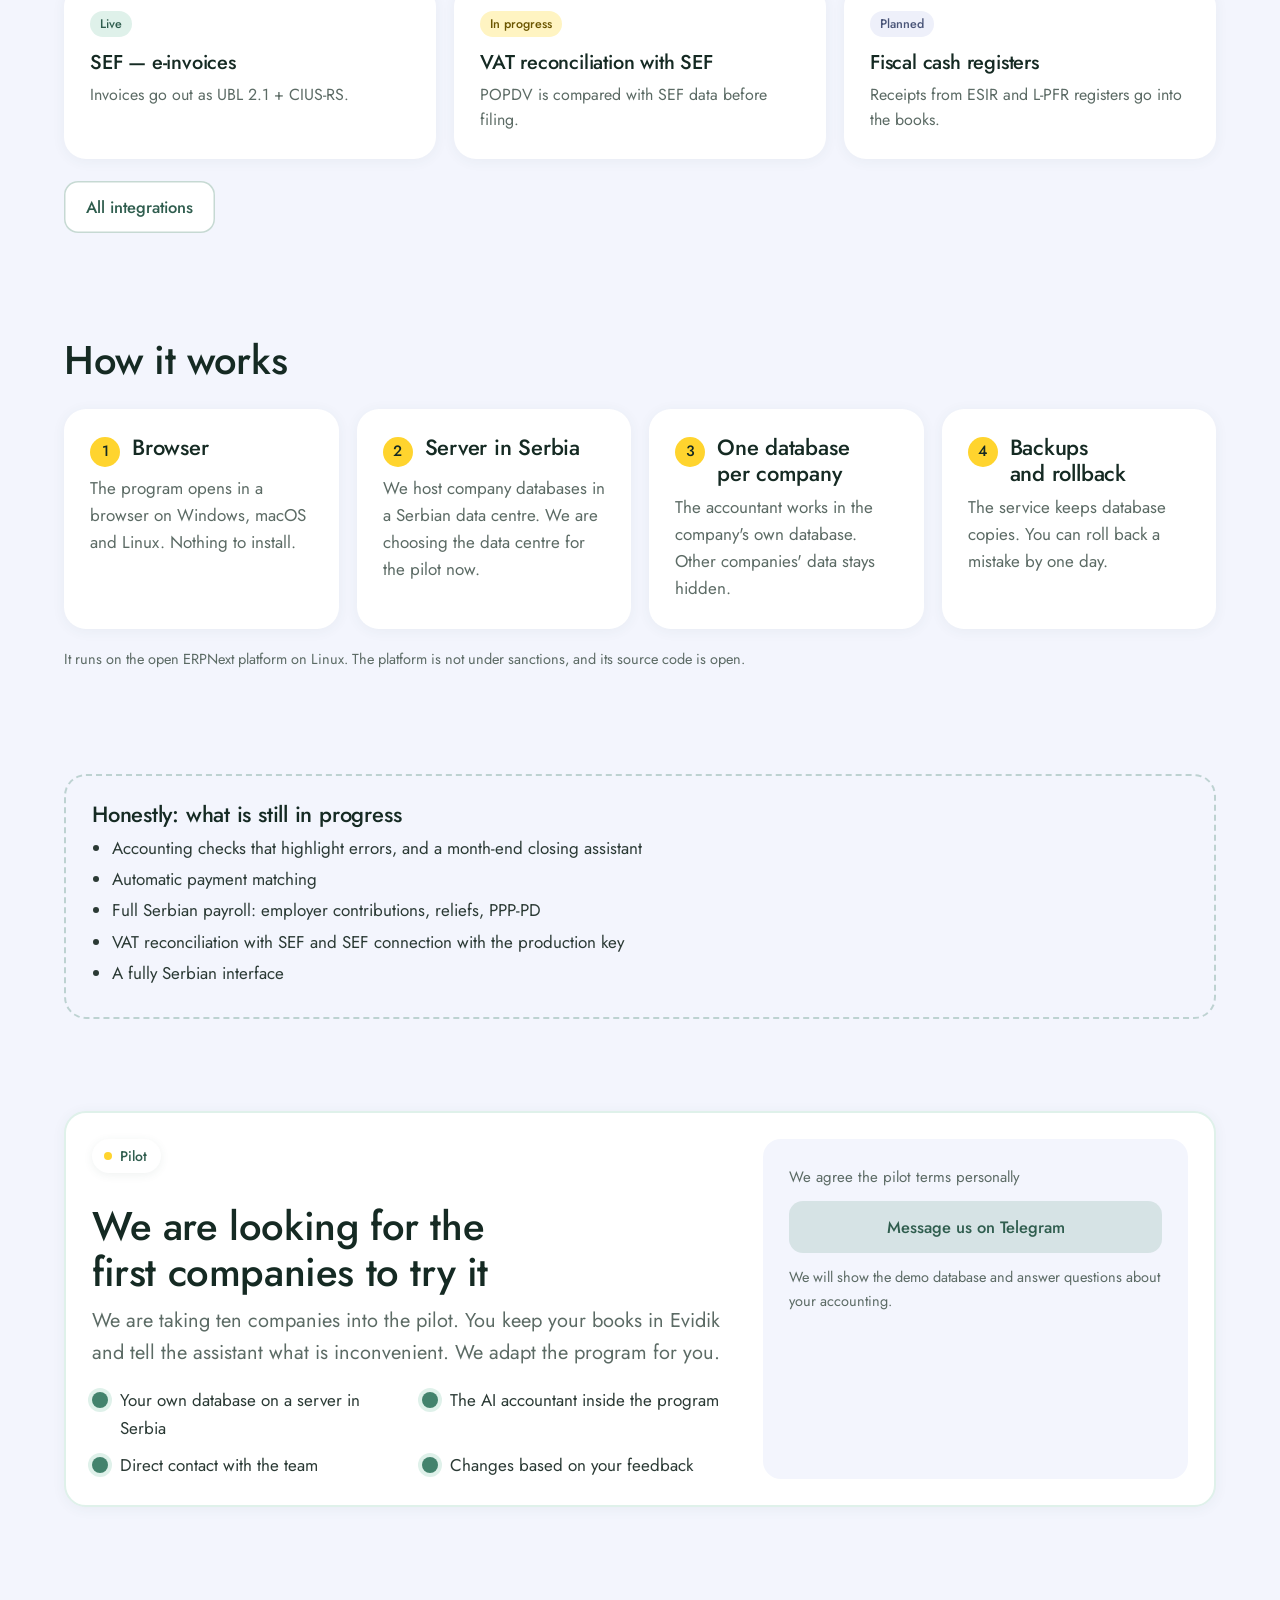
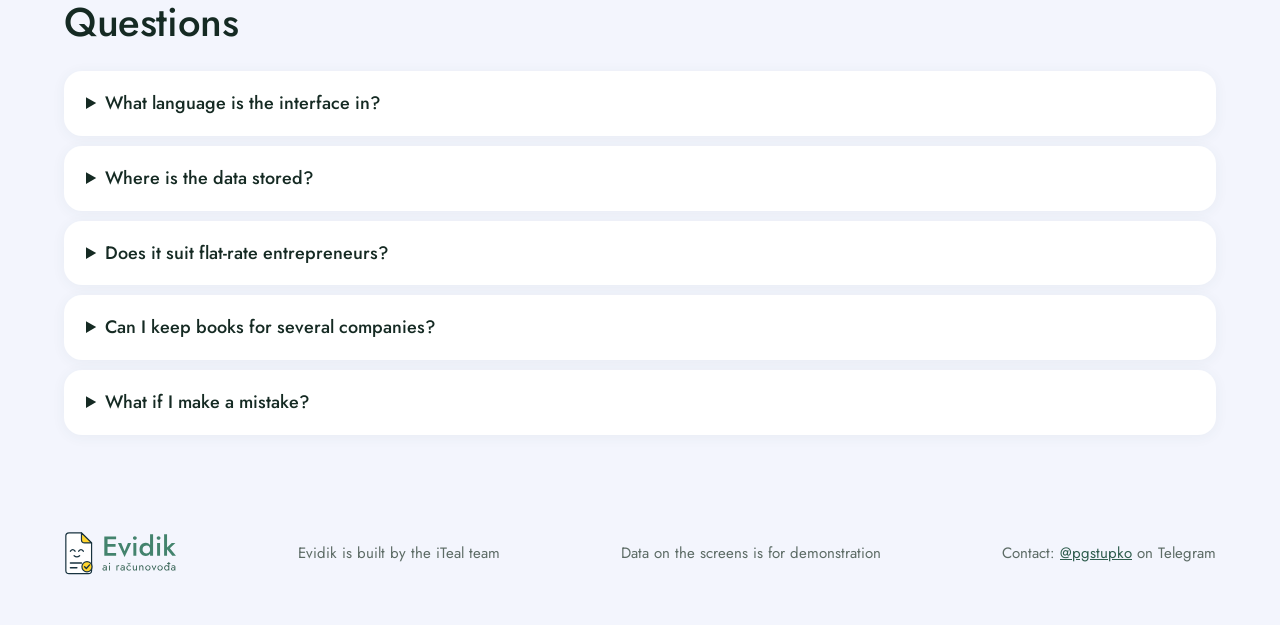
<file: en/index.html>
<!doctype html>
<html lang="en"><head><meta charset="utf-8"><meta name="viewport" content="width=device-width,initial-scale=1">
<title>Evidik — AI accounting for Serbia</title><meta name="description" content="Cloud accounting for Serbian DOO companies and entrepreneurs: VAT, SEF, payroll, period closing and an AI accountant that cites the law.">
<link rel="canonical" href="https://evidik.rs/en/"><link rel="alternate" hreflang="sr-Latn" href="https://evidik.rs/"><link rel="alternate" hreflang="en" href="https://evidik.rs/en/"><link rel="alternate" hreflang="ru" href="https://evidik.rs/ru/"><link rel="alternate" hreflang="x-default" href="https://evidik.rs/">
<link rel="icon" href="../img/logo.svg" type="image/svg+xml">
<meta property="og:title" content="Evidik — AI accounting for Serbia"><meta property="og:description" content="Cloud accounting for Serbian DOO companies and entrepreneurs: VAT, SEF, payroll, period closing and an AI accountant that cites the law.">
<link rel="preconnect" href="https://fonts.googleapis.com"><link rel="preconnect" href="https://fonts.gstatic.com" crossorigin>
<link rel="stylesheet" href="https://fonts.googleapis.com/css2?family=Jost:wght@400;500&display=swap">
<link rel="stylesheet" href="../style.css"></head>
<body class="home">

<header class="top"><div class="wrap"><a class="brand" href="index.html" aria-label="Evidik, home"><img class="lg-img" src="../img/logo.svg" alt="Evidik — ai računovođa" height="48"></a>
<nav class="nav" aria-label="Evidik"><a href="index.html" class="on">Home</a><a href="mogucnosti.html">Features</a><a href="ai-racunovodja.html">AI accountant</a><a href="razmene.html">Integrations</a></nav><span class="lang"><a href="../index.html" hreflang="sr-Latn">SR</a><a href="../en/index.html" hreflang="en" class="on">EN</a><a href="../ru/index.html" hreflang="ru">RU</a></span>
<details class="burger"><summary>Menu</summary><div class="mnav"><a href="index.html" class="on">Home</a><a href="mogucnosti.html">Features</a><a href="ai-racunovodja.html">AI accountant</a><a href="razmene.html">Integrations</a><a href="https://t.me/pgstupko" target="_blank" rel="noopener">Book a demo</a></div></details>
<a class="btn main" href="https://evidik.78-18-1-215.sslip.io/test" target="_blank" rel="noopener">Open the demo</a><a class="btn" href="https://t.me/pgstupko" target="_blank" rel="noopener">Book a demo</a></div></header>
<main><section class="hero"><div class="wrap"><div><span class="kicker fade"><i></i>ai računovođa · cloud accounting for Serbia</span><h1 class="fade d1">Accounting for a Serbian company where <em>an assistant advises</em>, not only calculates</h1><p class="lead fade d2">Evidik keeps the books for DOO companies and entrepreneurs: VAT invoices, SEF submission, bank, payroll and month-end closing. The built-in AI accountant answers and cites the law and the article. The program runs in a browser, and we host company databases in Serbia.</p><div class="cta fade d3"><a class="btn main" href="https://evidik.78-18-1-215.sslip.io/test" target="_blank" rel="noopener">Open the demo</a><a class="btn ghost" href="https://t.me/pgstupko" target="_blank" rel="noopener">Book a demo</a><a class="btn ghost" href="mogucnosti.html">What it can do</a></div></div><div class="hero-art fade d2"><style>.hs text{font-family:"Gotham Pro","Open Sans",Arial,sans-serif}.hs .fl{animation:hsf 4s ease-in-out infinite}.hs .fl2{animation:hsf 4s ease-in-out -2s infinite}@keyframes hsf{50%{transform:translateY(-6px)}}.hs .fw{animation:hsw 1.1s linear infinite}@keyframes hsw{to{stroke-dashoffset:-22}}.hs .bob{animation:hsbo 1.6s ease-in-out infinite}@keyframes hsbo{50%{transform:translateY(-5px)}}.hs .lay{animation:hsl 2.2s ease-in-out infinite}@keyframes hsl{50%{transform:translateY(-5px)}}.hs .gx{transform-box:fill-box;transform-origin:left center;animation:hsg 3.2s ease-in-out infinite}@keyframes hsg{0%{transform:scaleX(.12)}55%,100%{transform:scaleX(1)}}.hs .gy{transform-box:fill-box;transform-origin:center bottom;animation:hsgy 1.8s ease-in-out infinite alternate}@keyframes hsgy{from{transform:scaleY(.3)}}.hs .ty{animation:hst 1.2s ease-in-out infinite}@keyframes hst{0%,60%,100%{opacity:.2}30%{opacity:1}}.hs .pop{transform-box:fill-box;transform-origin:center;animation:hsp 2s ease-in-out infinite}@keyframes hsp{0%,100%{transform:scale(1)}50%{transform:scale(1.18)}}@media (prefers-reduced-motion:reduce){.hs *{animation:none!important}.hs .dot{display:none}}@media (min-width:900px){.sop-hero .hs-fig{align-self:center!important;margin-top:0!important;margin-bottom:0!important}}</style><svg class="hs" viewBox="0 0 760 720" xmlns="http://www.w3.org/2000/svg" role="img" aria-label="Evidik: an AI accountant in the centre, around it sales and SEF, purchases, bank, payroll, reports and tax deadlines"><defs><filter id="hsb" x="-30%" y="-30%" width="160%" height="160%"><feGaussianBlur stdDeviation="8"/></filter></defs><ellipse cx="380" cy="462.0" rx="105.60000000000001" ry="48.0" fill="#c9d2ec" opacity=".45" filter="url(#hsb)"/><ellipse cx="150" cy="219.0" rx="63.800000000000004" ry="29.0" fill="#c9d2ec" opacity=".45" filter="url(#hsb)"/><ellipse cx="150" cy="449.0" rx="63.800000000000004" ry="29.0" fill="#c9d2ec" opacity=".45" filter="url(#hsb)"/><ellipse cx="150" cy="667.0" rx="63.800000000000004" ry="29.0" fill="#c9d2ec" opacity=".45" filter="url(#hsb)"/><ellipse cx="610" cy="219.0" rx="63.800000000000004" ry="29.0" fill="#c9d2ec" opacity=".45" filter="url(#hsb)"/><ellipse cx="610" cy="449.0" rx="63.800000000000004" ry="29.0" fill="#c9d2ec" opacity=".45" filter="url(#hsb)"/><ellipse cx="610" cy="667.0" rx="63.800000000000004" ry="29.0" fill="#c9d2ec" opacity=".45" filter="url(#hsb)"/><path d="M380,400 Q265,304 150,176" fill="none" stroke="#9fb0cf" stroke-width="2.4" stroke-dasharray="4 7" stroke-linecap="round" class="fw"/><path d="M380,400 Q265,419 150,406" fill="none" stroke="#9fb0cf" stroke-width="2.4" stroke-dasharray="4 7" stroke-linecap="round" class="fw"/><path d="M380,400 Q265,528 150,624" fill="none" stroke="#9fb0cf" stroke-width="2.4" stroke-dasharray="4 7" stroke-linecap="round" class="fw"/><path d="M380,400 Q495,304 610,176" fill="none" stroke="#9fb0cf" stroke-width="2.4" stroke-dasharray="4 7" stroke-linecap="round" class="fw"/><path d="M380,400 Q495,419 610,406" fill="none" stroke="#9fb0cf" stroke-width="2.4" stroke-dasharray="4 7" stroke-linecap="round" class="fw"/><path d="M380,400 Q495,528 610,624" fill="none" stroke="#9fb0cf" stroke-width="2.4" stroke-dasharray="4 7" stroke-linecap="round" class="fw"/><g opacity="1"><polygon points="92,168 150,197.0 150,213.0 92,184" fill="#e6eaf7"/><polygon points="208,168 150,197.0 150,213.0 208,184" fill="#d6ddf0"/><polygon points="150,139.0 208,168 150,197.0 92,168" fill="#ffffff" stroke="#eef1fb" stroke-width="1"/></g><g opacity="1"><polygon points="92,398 150,427.0 150,443.0 92,414" fill="#e6eaf7"/><polygon points="208,398 150,427.0 150,443.0 208,414" fill="#d6ddf0"/><polygon points="150,369.0 208,398 150,427.0 92,398" fill="#ffffff" stroke="#eef1fb" stroke-width="1"/></g><g opacity="1"><polygon points="92,616 150,645.0 150,661.0 92,632" fill="#e6eaf7"/><polygon points="208,616 150,645.0 150,661.0 208,632" fill="#d6ddf0"/><polygon points="150,587.0 208,616 150,645.0 92,616" fill="#ffffff" stroke="#eef1fb" stroke-width="1"/></g><g opacity="1"><polygon points="552,168 610,197.0 610,213.0 552,184" fill="#e6eaf7"/><polygon points="668,168 610,197.0 610,213.0 668,184" fill="#d6ddf0"/><polygon points="610,139.0 668,168 610,197.0 552,168" fill="#ffffff" stroke="#eef1fb" stroke-width="1"/></g><g opacity="1"><polygon points="552,398 610,427.0 610,443.0 552,414" fill="#e6eaf7"/><polygon points="668,398 610,427.0 610,443.0 668,414" fill="#d6ddf0"/><polygon points="610,369.0 668,398 610,427.0 552,398" fill="#ffffff" stroke="#eef1fb" stroke-width="1"/></g><g opacity="1"><polygon points="552,616 610,645.0 610,661.0 552,632" fill="#e6eaf7"/><polygon points="668,616 610,645.0 610,661.0 668,632" fill="#d6ddf0"/><polygon points="610,587.0 668,616 610,645.0 552,616" fill="#ffffff" stroke="#eef1fb" stroke-width="1"/></g><g opacity="1"><polygon points="284,392 380,440.0 380,464.0 284,416" fill="#7ac1a8"/><polygon points="476,392 380,440.0 380,464.0 476,416" fill="#43836d"/><polygon points="380,344.0 476,392 380,440.0 284,392" fill="#f2fbf7" stroke="#eef1fb" stroke-width="1"/></g><polygon class="dot" points="150,139.0 208,168 150,197.0 92,168" fill="#ffd42e" opacity="0"><animate attributeName="opacity" values="0;.32;0" keyTimes="0;0.067;0.167" calcMode="discrete" dur="12.0s" repeatCount="indefinite"/></polygon><polygon class="dot" points="150,369.0 208,398 150,427.0 92,398" fill="#ffd42e" opacity="0"><animate attributeName="opacity" values="0;.32;0" keyTimes="0;0.233;0.333" calcMode="discrete" dur="12.0s" repeatCount="indefinite"/></polygon><polygon class="dot" points="150,587.0 208,616 150,645.0 92,616" fill="#ffd42e" opacity="0"><animate attributeName="opacity" values="0;.32;0" keyTimes="0;0.400;0.500" calcMode="discrete" dur="12.0s" repeatCount="indefinite"/></polygon><polygon class="dot" points="610,139.0 668,168 610,197.0 552,168" fill="#ffd42e" opacity="0"><animate attributeName="opacity" values="0;.32;0" keyTimes="0;0.567;0.667" calcMode="discrete" dur="12.0s" repeatCount="indefinite"/></polygon><polygon class="dot" points="610,369.0 668,398 610,427.0 552,398" fill="#ffd42e" opacity="0"><animate attributeName="opacity" values="0;.32;0" keyTimes="0;0.733;0.833" calcMode="discrete" dur="12.0s" repeatCount="indefinite"/></polygon><polygon class="dot" points="610,587.0 668,616 610,645.0 552,616" fill="#ffd42e" opacity="0"><animate attributeName="opacity" values="0;.32;0" keyTimes="0;0.900;1.000" calcMode="discrete" dur="12.0s" repeatCount="indefinite"/></polygon><ellipse cx="380" cy="392" rx="76.80000000000001" ry="38.400000000000006" fill="none" stroke="#43836d" stroke-width="2" stroke-dasharray="10 9" class="fw" style="animation-duration:2.4s"/><g><path d="M340,368 v16 a40,20.0 0 0 0 80,0 v-16z" fill="#2F5D4E"/><ellipse cx="380" cy="368" rx="40" ry="20.0" fill="#43836d"/></g><g><path d="M340,346 v16 a40,20.0 0 0 0 80,0 v-16z" fill="#43836d"/><ellipse cx="380" cy="346" rx="40" ry="20.0" fill="#7ac1a8"/></g><g><path d="M340,324 v16 a40,20.0 0 0 0 80,0 v-16z" fill="#2F5D4E"/><ellipse cx="380" cy="324" rx="40" ry="20.0" fill="#43836d"/><ellipse cx="380" cy="324" rx="40" ry="20" fill="#ffd42e"/><text x="380" y="330" text-anchor="middle" font-size="14" font-weight="500" fill="#152a23">ledger</text></g><g class="bob"><g transform="translate(324,196) scale(1.12)"><g fill="#fff" stroke="#17323f" stroke-width="2.6" stroke-linecap="round" stroke-linejoin="round"><path d="M31 6 H58 L80 28 V88 Q80 95 73 95 H31 Q24 95 24 88 V13 Q24 6 31 6 Z"/><path d="M58 6 V21 Q58 28 65 28 H80 Z" fill="#ffd42e"/><path d="M34 46 q5 -7 10 0 M52 46 q5 -7 10 0" fill="none" stroke-width="3"/><path d="M42 56 q6 5 12 0" fill="none" stroke-width="2.8"/><path d="M34 72 H58 M34 82 H48" fill="none" stroke-width="3.2"/><circle cx="70" cy="80" r="11" fill="#ffd42e"><animate attributeName="r" values="11;13;11;11" keyTimes="0;.1;.2;1" dur="2.4s" repeatCount="indefinite"/></circle><path d="M64.8 80 L68.6 83.8 L75.6 76" fill="none" stroke-width="3"/></g></g></g><g transform="translate(112,82)"><rect width="80" height="64" rx="8" fill="#fff" stroke="#2F5D4E" stroke-width="2.5"/><rect x="10" y="10" width="30" height="40" rx="4" fill="#fff" stroke="#43836d" stroke-width="2"/><rect x="15" y="17" width="20" height="4" rx="2" fill="#dfe5f4"/><rect x="15" y="26" width="14" height="4" rx="2" fill="#dfe5f4"/><rect x="15" y="35" width="18" height="4" rx="2" fill="#dff1ea"/><g><animateTransform attributeName="transform" type="translate" values="0,0;0,0;14,-8;14,-8;0,0" keyTimes="0;.3;.6;.9;1" dur="3.6s" repeatCount="indefinite"/><rect x="44" y="24" width="26" height="18" rx="3" fill="#ffd42e" stroke="#2F5D4E" stroke-width="1.8"/><path d="M44,25 l13,10 l13,-10" fill="none" stroke="#2F5D4E" stroke-width="1.8"/></g></g><g transform="translate(112,312)"><rect width="80" height="64" rx="8" fill="#fff" stroke="#2F5D4E" stroke-width="2.5"/><line x1="6" y1="32" x2="74" y2="32" stroke="#2F5D4E" stroke-width="2.5"/><line x1="6" y1="56" x2="74" y2="56" stroke="#2F5D4E" stroke-width="2.5"/><rect x="10" y="17" width="16" height="13" rx="2" fill="#7ac1a8"/><rect x="32" y="17" width="16" height="13" rx="2" fill="#dff1ea"/><rect x="10" y="41" width="16" height="13" rx="2" fill="#43836d"/><rect x="54" y="17" width="16" height="13" rx="2" fill="#ffd42e"><animate attributeName="y" values="-14;-14;17;17;-14" keyTimes="0;.3;.5;.9;1" dur="4s" repeatCount="indefinite"/><animate attributeName="opacity" values="0;0;1;1;0" keyTimes="0;.3;.4;.9;1" dur="4s" repeatCount="indefinite"/></rect></g><g transform="translate(112,530)"><rect width="80" height="64" rx="8" fill="#fff" stroke="#2F5D4E" stroke-width="2.5"/><rect x="44" y="12" width="26" height="40" rx="3" fill="#fff" stroke="#43836d" stroke-width="2"/><rect x="49" y="18" width="16" height="4" rx="2" fill="#dfe5f4"/><rect x="49" y="26" width="12" height="4" rx="2" fill="#dff1ea"/><rect x="49" y="34" width="16" height="4" rx="2" fill="#dfe5f4"/><rect x="49" y="42" width="10" height="4" rx="2" fill="#dff1ea"/><g class="bob"><ellipse cx="22" cy="48" rx="12" ry="5" fill="#ffd42e" stroke="#2F5D4E" stroke-width="1.8"/><ellipse cx="22" cy="41" rx="12" ry="5" fill="#ffd42e" stroke="#2F5D4E" stroke-width="1.8"/><ellipse cx="22" cy="34" rx="12" ry="5" fill="#ffd42e" stroke="#2F5D4E" stroke-width="1.8"/></g></g><g transform="translate(572,82)"><rect width="80" height="64" rx="8" fill="#fff" stroke="#2F5D4E" stroke-width="2.5"/><circle cx="18" cy="22" r="6" fill="#dff1ea" stroke="#2F5D4E" stroke-width="1.6"/><path d="M8,40 q10,-14 20,0" fill="#dff1ea" stroke="#2F5D4E" stroke-width="1.6"/><circle cx="40" cy="22" r="6" fill="#7ac1a8" stroke="#2F5D4E" stroke-width="1.6"/><path d="M30,40 q10,-14 20,0" fill="#7ac1a8" stroke="#2F5D4E" stroke-width="1.6"/><circle cx="62" cy="22" r="6" fill="#dff1ea" stroke="#2F5D4E" stroke-width="1.6"/><path d="M52,40 q10,-14 20,0" fill="#dff1ea" stroke="#2F5D4E" stroke-width="1.6"/><path d="M13,50 l3,3 l6,-7" stroke="#43836d" stroke-width="2.2" fill="none" class="ty" style="animation-duration:3s;animation-delay:0.0s"/><path d="M35,50 l3,3 l6,-7" stroke="#43836d" stroke-width="2.2" fill="none" class="ty" style="animation-duration:3s;animation-delay:-0.9s"/><path d="M57,50 l3,3 l6,-7" stroke="#43836d" stroke-width="2.2" fill="none" class="ty" style="animation-duration:3s;animation-delay:-1.8s"/></g><g transform="translate(572,312)"><rect width="80" height="64" rx="8" fill="#fff" stroke="#2F5D4E" stroke-width="2.5"/><line x1="10" y1="55" x2="70" y2="55" stroke="#2F5D4E" stroke-width="2"/><rect class="gy" style="animation-delay:0.00s" x="14" y="40" width="9" height="14" rx="2" fill="#7ac1a8"/><rect class="gy" style="animation-delay:-0.45s" x="28" y="30" width="9" height="24" rx="2" fill="#43836d"/><rect class="gy" style="animation-delay:-0.90s" x="42" y="22" width="9" height="32" rx="2" fill="#2F5D4E"/><rect class="gy" style="animation-delay:-1.35s" x="56" y="34" width="9" height="20" rx="2" fill="#ffd42e"/></g><g transform="translate(572,530)"><rect width="80" height="64" rx="8" fill="#fff" stroke="#2F5D4E" stroke-width="2.5"/><rect x="4" y="4" width="72" height="14" rx="6" fill="#dff1ea"/><rect x="10" y="24" width="11" height="8" rx="2" fill="#dfe5f4"/><rect x="25" y="24" width="11" height="8" rx="2" fill="#dfe5f4"/><rect x="40" y="24" width="11" height="8" rx="2" fill="#dfe5f4"/><rect x="55" y="24" width="11" height="8" rx="2" fill="#dfe5f4"/><rect x="10" y="36" width="11" height="8" rx="2" fill="#dfe5f4"/><rect x="25" y="36" width="11" height="8" rx="2" fill="#dfe5f4"/><rect x="40" y="36" width="11" height="8" rx="2" fill="#dfe5f4"/><rect x="55" y="36" width="11" height="8" rx="2" fill="#dfe5f4"/><rect x="55" y="36" width="11" height="8" rx="2" fill="#ffd42e"><animate attributeName="opacity" values="1;.3;1" dur="1.6s" repeatCount="indefinite"/></rect><text x="40" y="58" text-anchor="middle" font-size="9" font-weight="500" fill="#2F5D4E">PDV · 15.</text></g><circle class="dot" r="3.4" fill="#7ac1a8"><animateMotion dur="2.2s" begin="0.00s" repeatCount="indefinite" path="M380,400 Q265,304 150,176"/></circle><g class="dot" opacity="0"><circle r="10" fill="#ffd42e" opacity=".4"/><circle r="6.5" fill="#43836d" stroke="#fff" stroke-width="2"/><animateMotion dur="12.0s" repeatCount="indefinite" path="M380,400 Q265,304 150,176" calcMode="linear" keyPoints="0;0;1;1" keyTimes="0;0.000;0.067;1"/><animate attributeName="opacity" values="0;1;0" keyTimes="0;0.000;0.067" calcMode="discrete" dur="12.0s" repeatCount="indefinite"/></g><circle class="dot" r="3.4" fill="#7ac1a8"><animateMotion dur="2.2s" begin="-0.37s" repeatCount="indefinite" path="M380,400 Q265,419 150,406"/></circle><g class="dot" opacity="0"><circle r="10" fill="#ffd42e" opacity=".4"/><circle r="6.5" fill="#43836d" stroke="#fff" stroke-width="2"/><animateMotion dur="12.0s" repeatCount="indefinite" path="M380,400 Q265,419 150,406" calcMode="linear" keyPoints="0;0;1;1" keyTimes="0;0.167;0.233;1"/><animate attributeName="opacity" values="0;1;0" keyTimes="0;0.167;0.233" calcMode="discrete" dur="12.0s" repeatCount="indefinite"/></g><circle class="dot" r="3.4" fill="#7ac1a8"><animateMotion dur="2.2s" begin="-0.74s" repeatCount="indefinite" path="M380,400 Q265,528 150,624"/></circle><g class="dot" opacity="0"><circle r="10" fill="#ffd42e" opacity=".4"/><circle r="6.5" fill="#43836d" stroke="#fff" stroke-width="2"/><animateMotion dur="12.0s" repeatCount="indefinite" path="M380,400 Q265,528 150,624" calcMode="linear" keyPoints="0;0;1;1" keyTimes="0;0.333;0.400;1"/><animate attributeName="opacity" values="0;1;0" keyTimes="0;0.333;0.400" calcMode="discrete" dur="12.0s" repeatCount="indefinite"/></g><circle class="dot" r="3.4" fill="#7ac1a8"><animateMotion dur="2.2s" begin="-1.11s" repeatCount="indefinite" path="M380,400 Q495,304 610,176"/></circle><g class="dot" opacity="0"><circle r="10" fill="#ffd42e" opacity=".4"/><circle r="6.5" fill="#43836d" stroke="#fff" stroke-width="2"/><animateMotion dur="12.0s" repeatCount="indefinite" path="M380,400 Q495,304 610,176" calcMode="linear" keyPoints="0;0;1;1" keyTimes="0;0.500;0.567;1"/><animate attributeName="opacity" values="0;1;0" keyTimes="0;0.500;0.567" calcMode="discrete" dur="12.0s" repeatCount="indefinite"/></g><circle class="dot" r="3.4" fill="#7ac1a8"><animateMotion dur="2.2s" begin="-1.48s" repeatCount="indefinite" path="M380,400 Q495,419 610,406"/></circle><g class="dot" opacity="0"><circle r="10" fill="#ffd42e" opacity=".4"/><circle r="6.5" fill="#43836d" stroke="#fff" stroke-width="2"/><animateMotion dur="12.0s" repeatCount="indefinite" path="M380,400 Q495,419 610,406" calcMode="linear" keyPoints="0;0;1;1" keyTimes="0;0.667;0.733;1"/><animate attributeName="opacity" values="0;1;0" keyTimes="0;0.667;0.733" calcMode="discrete" dur="12.0s" repeatCount="indefinite"/></g><circle class="dot" r="3.4" fill="#7ac1a8"><animateMotion dur="2.2s" begin="-1.85s" repeatCount="indefinite" path="M380,400 Q495,528 610,624"/></circle><g class="dot" opacity="0"><circle r="10" fill="#ffd42e" opacity=".4"/><circle r="6.5" fill="#43836d" stroke="#fff" stroke-width="2"/><animateMotion dur="12.0s" repeatCount="indefinite" path="M380,400 Q495,528 610,624" calcMode="linear" keyPoints="0;0;1;1" keyTimes="0;0.833;0.900;1"/><animate attributeName="opacity" values="0;1;0" keyTimes="0;0.833;0.900" calcMode="discrete" dur="12.0s" repeatCount="indefinite"/></g><g class="hs-lb" transform="translate(12,208)"><rect x="0" y="0" width="216" height="60" rx="14" fill="#fff" stroke="rgba(67,131,109,.22)"/><text x="16" y="26" font-size="17" font-weight="500" fill="#152a23">Sales and SEF</text><text x="16" y="47" font-size="14" fill="#5f6e68">VAT invoices go to SEF</text></g><g class="hs-lb" transform="translate(12,438)"><rect x="0" y="0" width="237" height="60" rx="14" fill="#fff" stroke="rgba(67,131,109,.22)"/><text x="16" y="26" font-size="17" font-weight="500" fill="#152a23">Purchases and stock</text><text x="16" y="47" font-size="14" fill="#5f6e68">supplier invoices, stock</text></g><g class="hs-lb" transform="translate(12,656)"><rect x="0" y="0" width="282" height="60" rx="14" fill="#fff" stroke="rgba(67,131,109,.22)"/><text x="16" y="26" font-size="17" font-weight="500" fill="#152a23">Bank and cash</text><text x="16" y="47" font-size="14" fill="#5f6e68">statements, payments, advances</text></g><g class="hs-lb" transform="translate(499,208)"><rect x="0" y="0" width="249" height="60" rx="14" fill="#fff" stroke="rgba(67,131,109,.22)"/><text x="16" y="26" font-size="17" font-weight="500" fill="#152a23">Payroll</text><text x="16" y="47" font-size="14" fill="#5f6e68">salary, tax, contributions</text></g><g class="hs-lb" transform="translate(507,438)"><rect x="0" y="0" width="241" height="60" rx="14" fill="#fff" stroke="rgba(67,131,109,.22)"/><text x="16" y="26" font-size="17" font-weight="500" fill="#152a23">Reports and closing</text><text x="16" y="47" font-size="14" fill="#5f6e68">trial balance, statements</text></g><g class="hs-lb" transform="translate(521,656)"><rect x="0" y="0" width="227" height="60" rx="14" fill="#fff" stroke="rgba(67,131,109,.22)"/><text x="16" y="26" font-size="17" font-weight="500" fill="#152a23">Laws and deadlines</text><text x="16" y="47" font-size="14" fill="#5f6e68">tax calendar, AI</text></g></svg></div></div></section><section><div class="wrap"><div class="sec-head sec-c"><h2>What Evidik is</h2><p class="lead">Familiar accounting logic, Serbian rules and an assistant that knows the regulations.</p></div><div class="grid g3"><div class="card"><h3>Accounting without extra windows</h3><p>The accountant's desk shows the whole day. What is waiting, what is overdue, what to pay and which deadline is next.</p></div><div class="card"><h3>Serbian rules built in</h3><p>Chart of accounts 89/2020, VAT 20 % and 10 %, date of supply, SEF, flat-rate tax. A new company opens ready to work.</p></div><div class="card"><h3>An AI accountant at hand</h3><p>The assistant answers accounting questions and cites the law and the article. Every day it reads government sites and tracks changes.</p></div></div></div></section><section class="who"><div class="wrap"><div class="sec-head"><h2>Who it is for</h2><p class="lead">For small companies and for the people who keep their books.</p></div><div class="grid g4"><div class="card"><h3>DOO company</h3><p>Sales and purchases with VAT, stock, payroll, balance sheet and period closing.</p></div><div class="card"><h3>Flat-rate entrepreneur</h3><p>Invoices, the flat-rate turnover limit and tax deadlines on one screen.</p></div><div class="card"><h3>Entrepreneur keeping books</h3><p>Full income and expense accounting, VAT and reports without Excel.</p></div><div class="card"><h3>Accounting agency</h3><p>Each client company has its own database. The assistant advises on each one.</p></div></div></div></section><section><div class="wrap"><div><h2>The “My day” desk</h2><p class="lead">The accountant opens the program and sees at once what to do today.</p><ul class="ok sep" style="grid-template-columns:1fr"><li>Draft sales and purchases waiting for the accountant</li><li>Overdue customer invoices and bills to pay</li><li>Tax calendar: PP PDV, PPP-PD, corporate tax advances</li><li>Flat-rate and VAT turnover limits with a progress bar</li><li>Tax news from the assistant</li></ul></div></div></section><section><div class="wrap"><div class="sec-head"><h2>What it already does</h2><p class="lead">Ten features are tested on the demo database. Details and screens are on the Features page.</p></div><div class="grid g3"><div class="card"><h3>Sales and purchases</h3><p>Invoices with 20 % and 10 % VAT, date of supply, returns, supplier invoices.</p></div><div class="card"><h3>SEF submission</h3><p>The invoice goes out as UBL 2.1 + CIUS-RS with a schema check.</p></div><div class="card"><h3>Stock</h3><p>Receipts, write-offs, stocktaking. Stock value matches the books.</p></div><div class="card"><h3>Bank and cash</h3><p>Payments, advances, settlements with customers and suppliers.</p></div><div class="card"><h3>Payroll and fixed assets</h3><p>Salary, tax and contributions. Depreciation on schedule.</p></div><div class="card"><h3>Reports and closing</h3><p>Trial balance, general ledger, balance sheet, income statement. A closed period cannot change.</p></div></div><p class="note" style="margin-top:22px"><a class="btn ghost" href="mogucnosti.html">All features with screens</a></p></div></section><section><div class="wrap"><div class="card ai-box"><svg viewBox="16 0 72 100" aria-hidden="true"><g fill="#fff" stroke="#17323f" stroke-width="2.6" stroke-linecap="round" stroke-linejoin="round"><path d="M31 6 H58 L80 28 V88 Q80 95 73 95 H31 Q24 95 24 88 V13 Q24 6 31 6 Z"/><path d="M58 6 V21 Q58 28 65 28 H80 Z" fill="#ffd42e"/><path d="M34 46 q5 -7 10 0 M52 46 q5 -7 10 0" fill="none" stroke-width="3"/><path d="M42 56 q6 5 12 0" fill="none" stroke-width="2.8"/><path d="M34 72 H58 M34 82 H48" fill="none" stroke-width="3.2"/><circle cx="70" cy="80" r="11" fill="#ffd42e"><animate attributeName="r" values="11;13;11;11" keyTimes="0;.1;.2;1" dur="2.4s" repeatCount="indefinite"/></circle><path d="M64.8 80 L68.6 83.8 L75.6 76" fill="none" stroke-width="3"/></g></svg><div><h2>The assistant answers and cites the law</h2><p>Ask how to record a late invoice in POPDV or when the tax advance is due. The assistant answers and names the law and the article.</p><p>Every day it reads the Official Gazette, the Tax Administration and the Ministry of Finance. Changes go into its knowledge base.</p><p style="margin-top:14px"><a class="btn ghost" href="ai-racunovodja.html">More about the AI accountant</a></p></div></div></div></section><section class="ex"><div class="wrap"><div class="sec-head"><h2>Integrations with government services, banks and cash registers</h2><p class="lead">Evidik already sends invoices to SEF. Banks, ePorezi and fiscal cash registers come next.</p></div><div class="grid g3"><div class="card"><span class="st s-ok">Live</span><h3>SEF — e-invoices</h3><p>Invoices go out as UBL 2.1 + CIUS-RS.</p></div><div class="card"><span class="st s-wip">In progress</span><h3>VAT reconciliation with SEF</h3><p>POPDV is compared with SEF data before filing.</p></div><div class="card"><span class="st s-plan">Planned</span><h3>Fiscal cash registers</h3><p>Receipts from ESIR and L-PFR registers go into the books.</p></div></div><p class="note" style="margin-top:22px"><a class="btn ghost" href="razmene.html">All integrations</a></p></div></section><section><div class="wrap"><div class="sec-head"><h2>How it works</h2></div><div class="grid steps"><div class="card step"><h3>Browser</h3><p>The program opens in a browser on Windows, macOS and Linux. Nothing to install.</p></div><div class="card step"><h3>Server in Serbia</h3><p>We host company databases in a Serbian data centre. We are choosing the data centre for the pilot now.</p></div><div class="card step"><h3>One database per company</h3><p>The accountant works in the company's own database. Other companies' data stays hidden.</p></div><div class="card step"><h3>Backups and rollback</h3><p>The service keeps database copies. You can roll back a mistake by one day.</p></div></div><p class="note" style="margin-top:18px;color:var(--mut)">It runs on the open ERPNext platform on Linux. The platform is not under sanctions, and its source code is open.</p></div></section><section><div class="wrap"><div class="card wip-box"><h3>Honestly: what is still in progress</h3><ul><li>Accounting checks that highlight errors, and a month-end closing assistant</li><li>Automatic payment matching</li><li>Full Serbian payroll: employer contributions, reliefs, PPP-PD</li><li>VAT reconciliation with SEF and SEF connection with the production key</li><li>A fully Serbian interface</li></ul></div></div></section><section><div class="wrap"><div class="card offer"><div><span class="kicker"><i></i>Pilot</span><h2>We are looking for the first companies to try it</h2><p class="lead">We are taking ten companies into the pilot. You keep your books in Evidik and tell the assistant what is inconvenient. We adapt the program for you.</p><ul class="ok"><li>Your own database on a server in Serbia</li><li>The AI accountant inside the program</li><li>Direct contact with the team</li><li>Changes based on your feedback</li></ul></div><div class="of-r"><span class="of-k">We agree the pilot terms personally</span><a class="btn main" href="https://t.me/pgstupko" target="_blank" rel="noopener">Message us on Telegram</a><p class="note">We will show the demo database and answer questions about your accounting.</p></div></div></div></section><section class="faq"><div class="wrap"><div class="sec-head"><h2>Questions</h2></div><details><summary>What language is the interface in?</summary><p>Today the interface is partly in Russian and English. The Serbian translation is in progress.</p></details><details><summary>Where is the data stored?</summary><p>We host company databases in a Serbian data centre. Each company has its own database.</p></details><details><summary>Does it suit flat-rate entrepreneurs?</summary><p>Yes. The desk shows the flat-rate turnover limit and tax deadlines.</p></details><details><summary>Can I keep books for several companies?</summary><p>Yes. Each company gets its own database. Group reports are planned.</p></details><details><summary>What if I make a mistake?</summary><p>The service keeps database copies. You can roll the database back by one day.</p></details></div></section></main>
<footer><div class="wrap"><a class="brand" href="index.html"><img class="lg-img" src="../img/logo.svg" alt="Evidik" height="44"></a><span>Evidik is built by the iTeal team</span><span>Data on the screens is for demonstration</span><span>Contact: <a href="https://t.me/pgstupko">@pgstupko</a> on Telegram</span></div></footer>
<div id="lb" aria-hidden="true"><img alt=""></div>
<script>(function(){var b=document.getElementById("lb"),i=b.querySelector("img");document.addEventListener("click",function(e){var t=e.target;if(t.matches&&t.matches(".ws-shot img")){i.src=t.currentSrc||t.src;i.alt=t.alt;b.classList.add("on")}else if(b.contains(t)){b.classList.remove("on")}});document.addEventListener("keydown",function(e){if(e.key==="Escape")b.classList.remove("on")})})();</script>
</body></html>
</file>
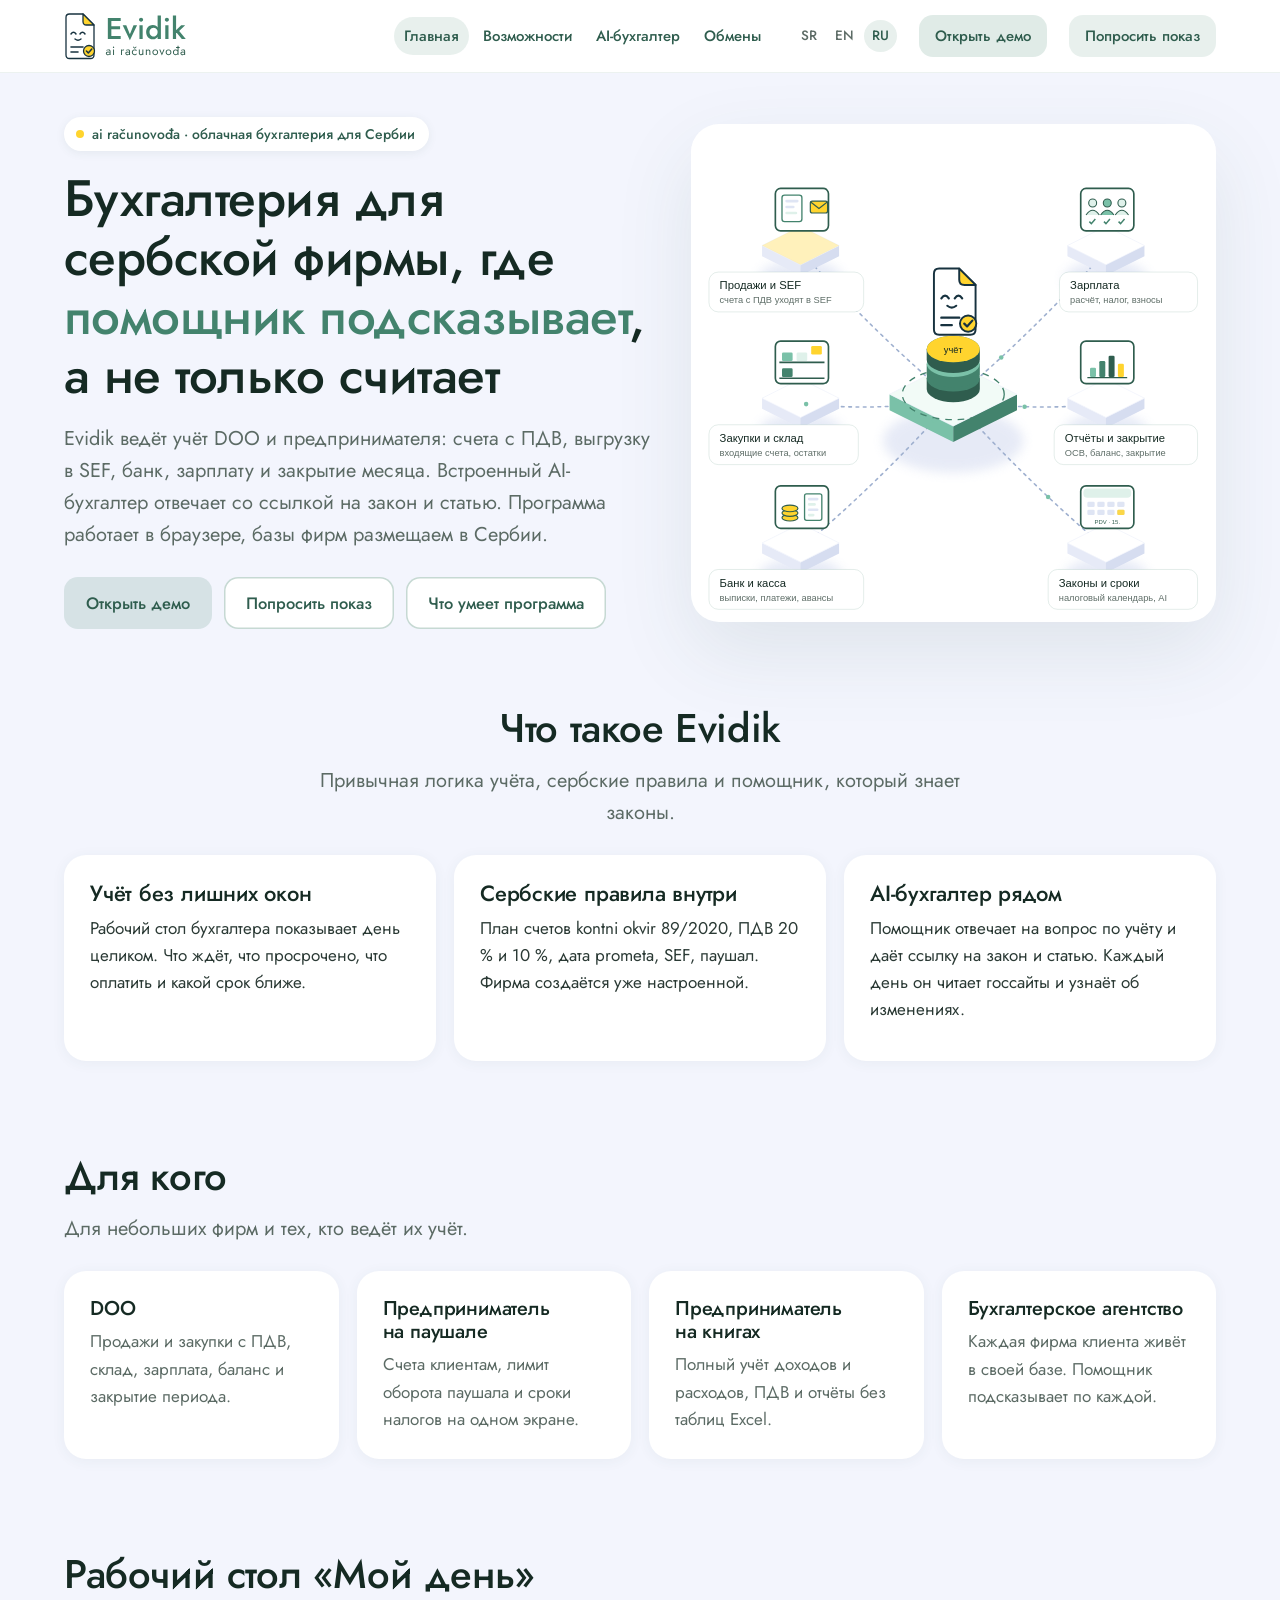
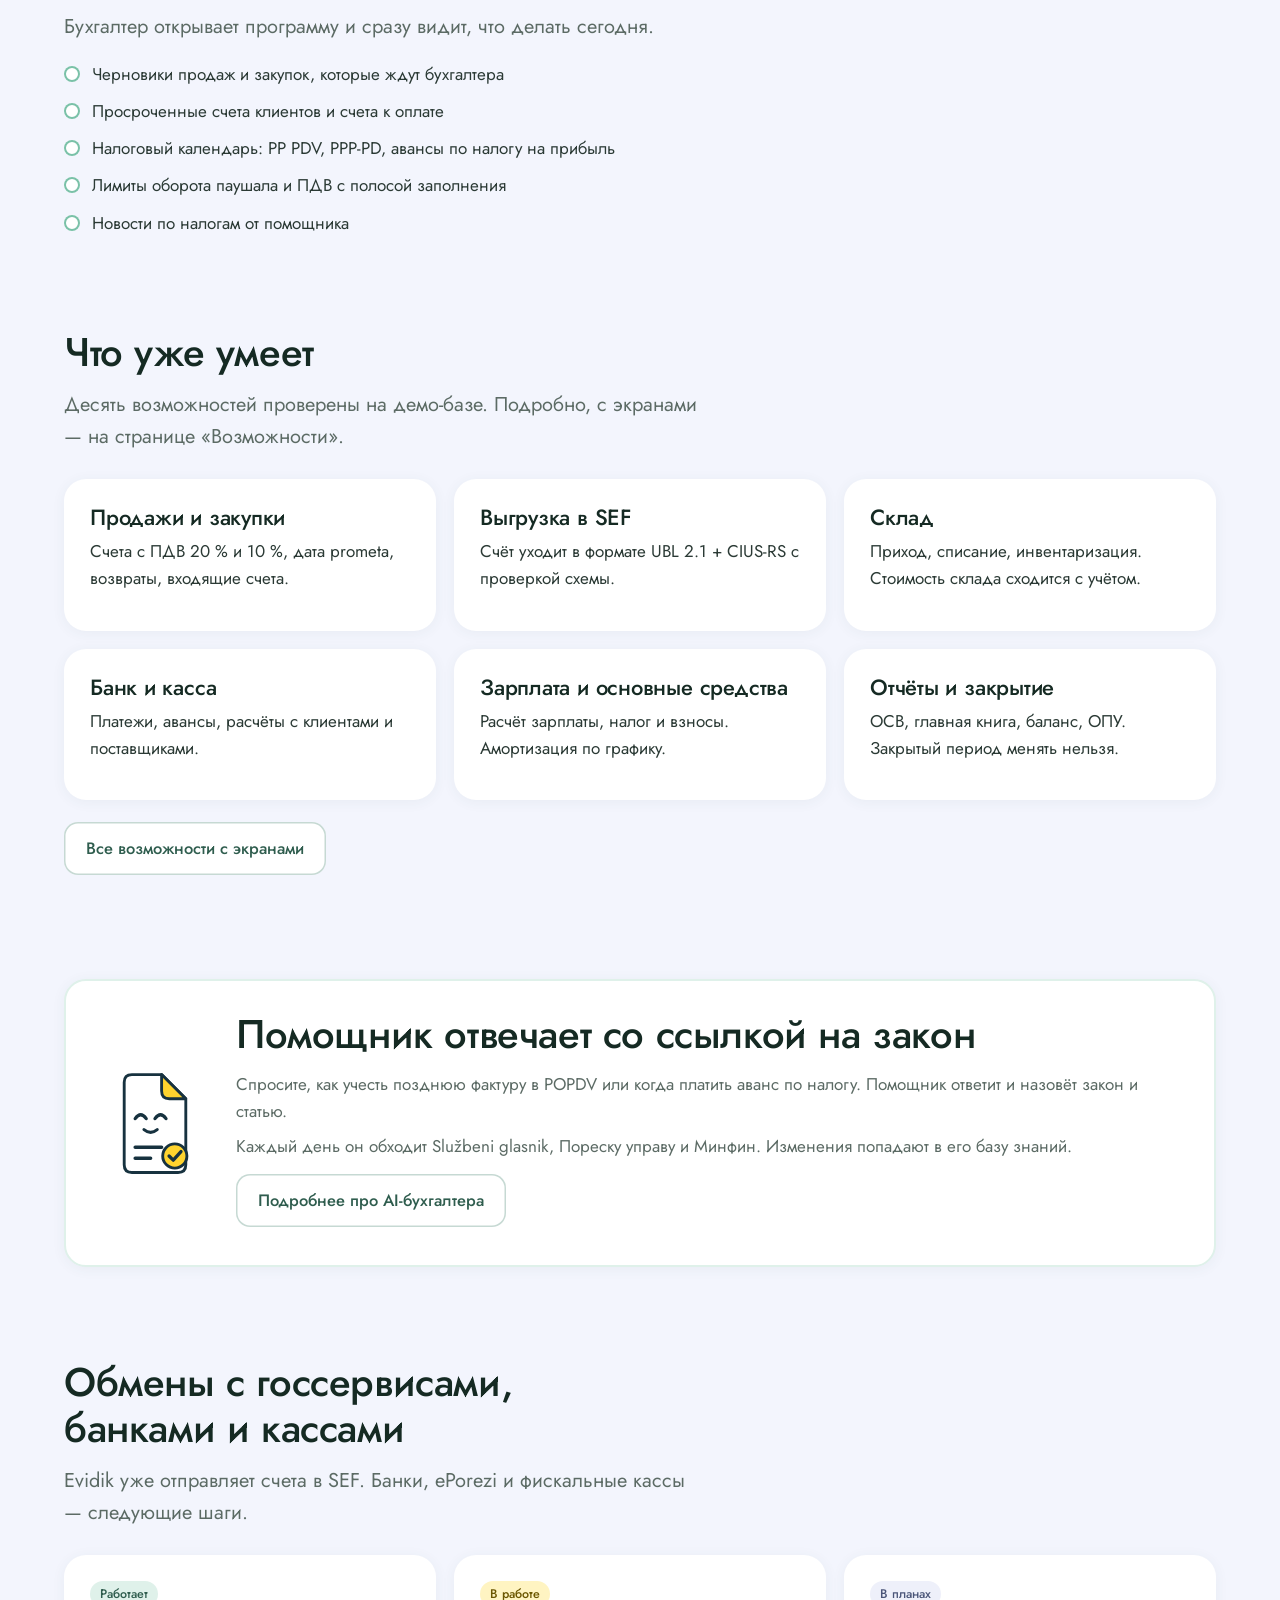
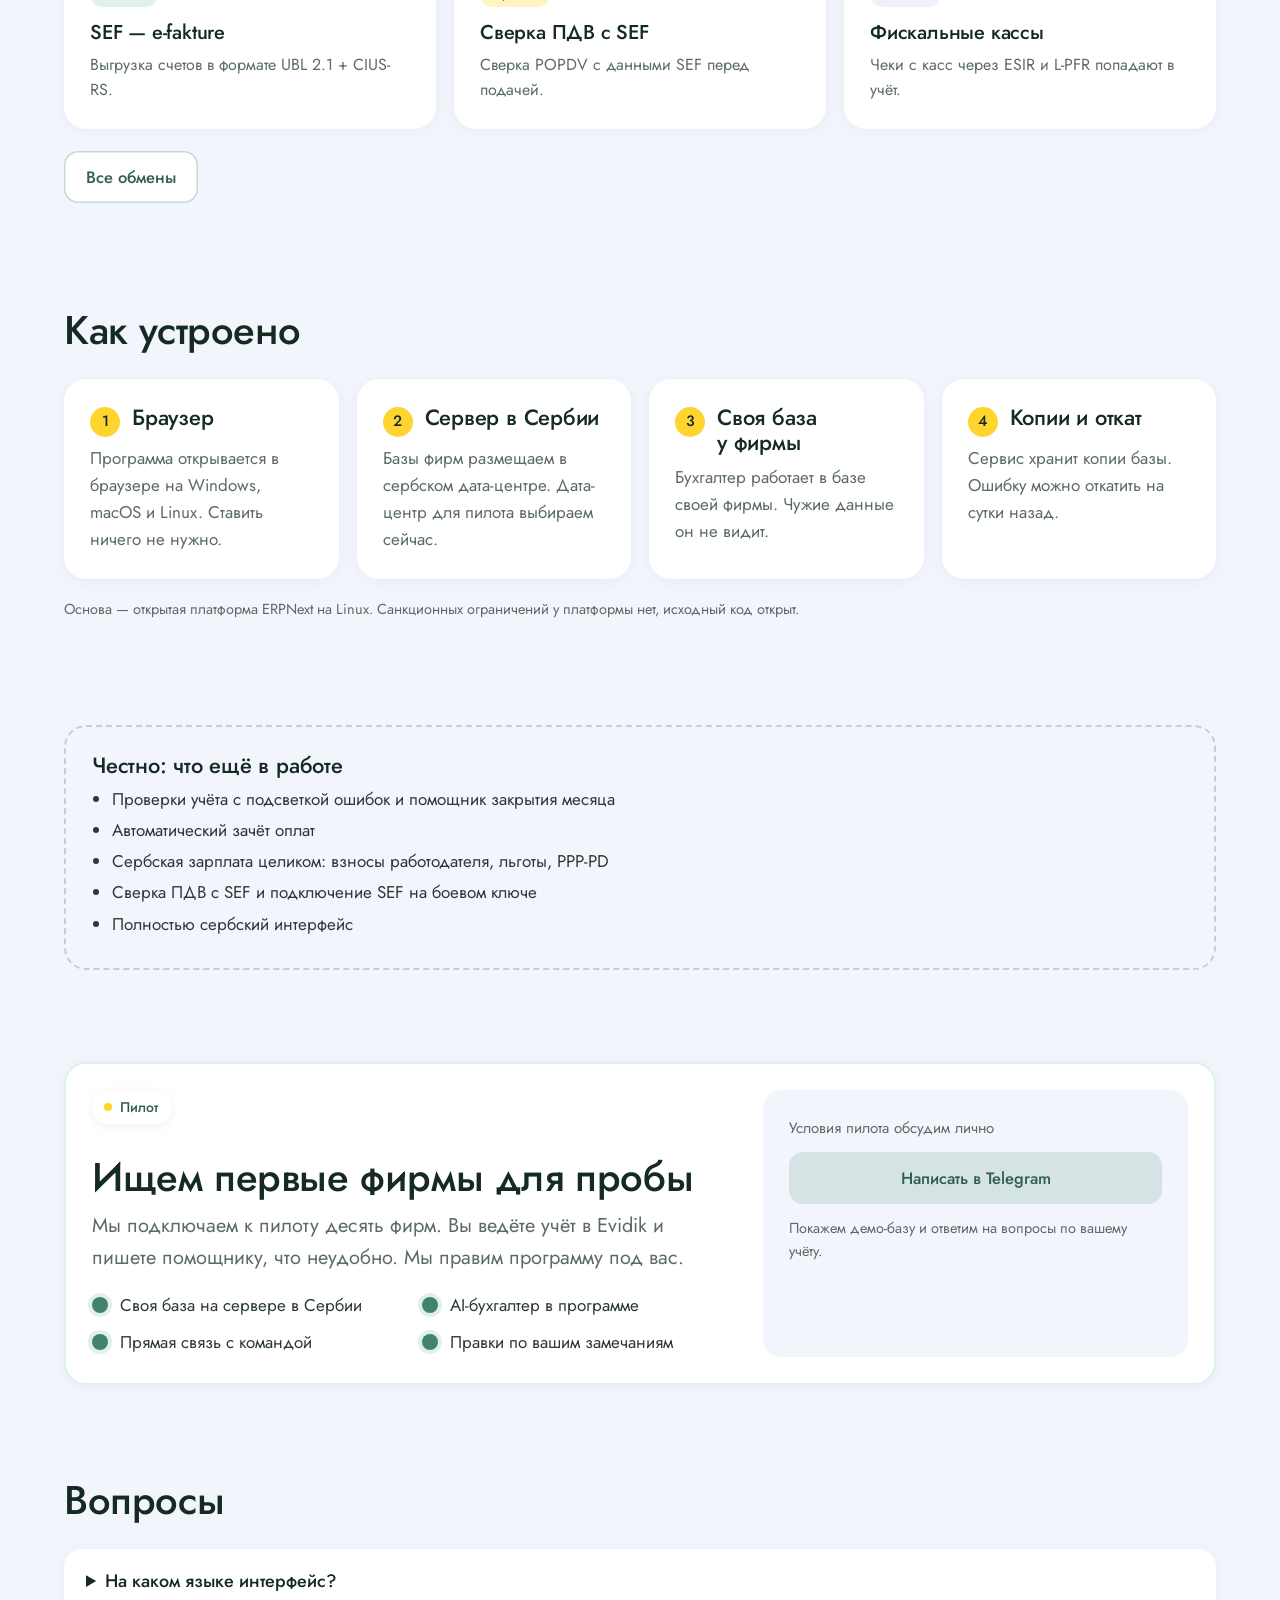
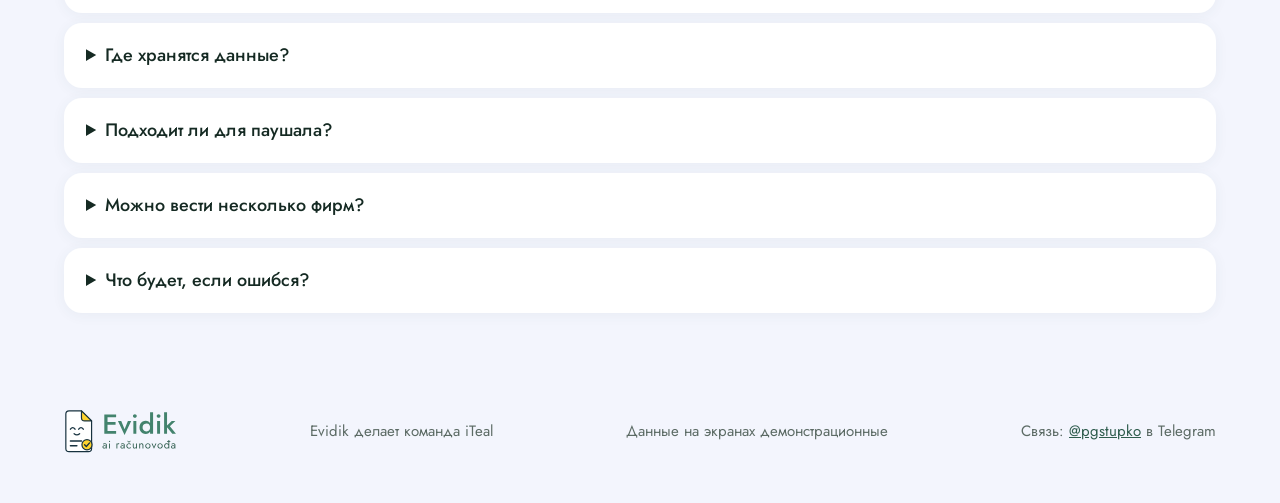
<file: ru/index.html>
<!doctype html>
<html lang="ru"><head><meta charset="utf-8"><meta name="viewport" content="width=device-width,initial-scale=1">
<title>Evidik — AI-бухгалтерия для Сербии</title><meta name="description" content="Облачная бухгалтерия для сербских DOO и предпринимателей: ПДВ, SEF, зарплата, закрытие периода и AI-бухгалтер со ссылками на закон.">
<link rel="canonical" href="https://evidik.rs/ru/"><link rel="alternate" hreflang="sr-Latn" href="https://evidik.rs/"><link rel="alternate" hreflang="en" href="https://evidik.rs/en/"><link rel="alternate" hreflang="ru" href="https://evidik.rs/ru/"><link rel="alternate" hreflang="x-default" href="https://evidik.rs/">
<link rel="icon" href="../img/logo.svg" type="image/svg+xml">
<meta property="og:title" content="Evidik — AI-бухгалтерия для Сербии"><meta property="og:description" content="Облачная бухгалтерия для сербских DOO и предпринимателей: ПДВ, SEF, зарплата, закрытие периода и AI-бухгалтер со ссылками на закон.">
<link rel="preconnect" href="https://fonts.googleapis.com"><link rel="preconnect" href="https://fonts.gstatic.com" crossorigin>
<link rel="stylesheet" href="https://fonts.googleapis.com/css2?family=Jost:wght@400;500&display=swap">
<link rel="stylesheet" href="../style.css"></head>
<body class="home">

<header class="top"><div class="wrap"><a class="brand" href="index.html" aria-label="Evidik, на главную"><img class="lg-img" src="../img/logo.svg" alt="Evidik — ai računovođa" height="48"></a>
<nav class="nav" aria-label="Evidik"><a href="index.html" class="on">Главная</a><a href="mogucnosti.html">Возможности</a><a href="ai-racunovodja.html">AI-бухгалтер</a><a href="razmene.html">Обмены</a></nav><span class="lang"><a href="../index.html" hreflang="sr-Latn">SR</a><a href="../en/index.html" hreflang="en">EN</a><a href="../ru/index.html" hreflang="ru" class="on">RU</a></span>
<details class="burger"><summary>Меню</summary><div class="mnav"><a href="index.html" class="on">Главная</a><a href="mogucnosti.html">Возможности</a><a href="ai-racunovodja.html">AI-бухгалтер</a><a href="razmene.html">Обмены</a><a href="https://t.me/pgstupko" target="_blank" rel="noopener">Попросить показ</a></div></details>
<a class="btn main" href="https://evidik.78-18-1-215.sslip.io/test" target="_blank" rel="noopener">Открыть демо</a><a class="btn" href="https://t.me/pgstupko" target="_blank" rel="noopener">Попросить показ</a></div></header>
<main><section class="hero"><div class="wrap"><div><span class="kicker fade"><i></i>ai računovođa · облачная бухгалтерия для Сербии</span><h1 class="fade d1">Бухгалтерия для сербской фирмы, где <em>помощник подсказывает</em>, а не только считает</h1><p class="lead fade d2">Evidik ведёт учёт DOO и предпринимателя: счета с ПДВ, выгрузку в SEF, банк, зарплату и закрытие месяца. Встроенный AI-бухгалтер отвечает со ссылкой на закон и статью. Программа работает в браузере, базы фирм размещаем в Сербии.</p><div class="cta fade d3"><a class="btn main" href="https://evidik.78-18-1-215.sslip.io/test" target="_blank" rel="noopener">Открыть демо</a><a class="btn ghost" href="https://t.me/pgstupko" target="_blank" rel="noopener">Попросить показ</a><a class="btn ghost" href="mogucnosti.html">Что умеет программа</a></div></div><div class="hero-art fade d2"><style>.hs text{font-family:"Gotham Pro","Open Sans",Arial,sans-serif}.hs .fl{animation:hsf 4s ease-in-out infinite}.hs .fl2{animation:hsf 4s ease-in-out -2s infinite}@keyframes hsf{50%{transform:translateY(-6px)}}.hs .fw{animation:hsw 1.1s linear infinite}@keyframes hsw{to{stroke-dashoffset:-22}}.hs .bob{animation:hsbo 1.6s ease-in-out infinite}@keyframes hsbo{50%{transform:translateY(-5px)}}.hs .lay{animation:hsl 2.2s ease-in-out infinite}@keyframes hsl{50%{transform:translateY(-5px)}}.hs .gx{transform-box:fill-box;transform-origin:left center;animation:hsg 3.2s ease-in-out infinite}@keyframes hsg{0%{transform:scaleX(.12)}55%,100%{transform:scaleX(1)}}.hs .gy{transform-box:fill-box;transform-origin:center bottom;animation:hsgy 1.8s ease-in-out infinite alternate}@keyframes hsgy{from{transform:scaleY(.3)}}.hs .ty{animation:hst 1.2s ease-in-out infinite}@keyframes hst{0%,60%,100%{opacity:.2}30%{opacity:1}}.hs .pop{transform-box:fill-box;transform-origin:center;animation:hsp 2s ease-in-out infinite}@keyframes hsp{0%,100%{transform:scale(1)}50%{transform:scale(1.18)}}@media (prefers-reduced-motion:reduce){.hs *{animation:none!important}.hs .dot{display:none}}@media (min-width:900px){.sop-hero .hs-fig{align-self:center!important;margin-top:0!important;margin-bottom:0!important}}</style><svg class="hs" viewBox="0 0 760 720" xmlns="http://www.w3.org/2000/svg" role="img" aria-label="Evidik: в центре AI-бухгалтер, вокруг продажи и SEF, закупки, банк, зарплата, отчёты и налоговые сроки"><defs><filter id="hsb" x="-30%" y="-30%" width="160%" height="160%"><feGaussianBlur stdDeviation="8"/></filter></defs><ellipse cx="380" cy="462.0" rx="105.60000000000001" ry="48.0" fill="#c9d2ec" opacity=".45" filter="url(#hsb)"/><ellipse cx="150" cy="219.0" rx="63.800000000000004" ry="29.0" fill="#c9d2ec" opacity=".45" filter="url(#hsb)"/><ellipse cx="150" cy="449.0" rx="63.800000000000004" ry="29.0" fill="#c9d2ec" opacity=".45" filter="url(#hsb)"/><ellipse cx="150" cy="667.0" rx="63.800000000000004" ry="29.0" fill="#c9d2ec" opacity=".45" filter="url(#hsb)"/><ellipse cx="610" cy="219.0" rx="63.800000000000004" ry="29.0" fill="#c9d2ec" opacity=".45" filter="url(#hsb)"/><ellipse cx="610" cy="449.0" rx="63.800000000000004" ry="29.0" fill="#c9d2ec" opacity=".45" filter="url(#hsb)"/><ellipse cx="610" cy="667.0" rx="63.800000000000004" ry="29.0" fill="#c9d2ec" opacity=".45" filter="url(#hsb)"/><path d="M380,400 Q265,304 150,176" fill="none" stroke="#9fb0cf" stroke-width="2.4" stroke-dasharray="4 7" stroke-linecap="round" class="fw"/><path d="M380,400 Q265,419 150,406" fill="none" stroke="#9fb0cf" stroke-width="2.4" stroke-dasharray="4 7" stroke-linecap="round" class="fw"/><path d="M380,400 Q265,528 150,624" fill="none" stroke="#9fb0cf" stroke-width="2.4" stroke-dasharray="4 7" stroke-linecap="round" class="fw"/><path d="M380,400 Q495,304 610,176" fill="none" stroke="#9fb0cf" stroke-width="2.4" stroke-dasharray="4 7" stroke-linecap="round" class="fw"/><path d="M380,400 Q495,419 610,406" fill="none" stroke="#9fb0cf" stroke-width="2.4" stroke-dasharray="4 7" stroke-linecap="round" class="fw"/><path d="M380,400 Q495,528 610,624" fill="none" stroke="#9fb0cf" stroke-width="2.4" stroke-dasharray="4 7" stroke-linecap="round" class="fw"/><g opacity="1"><polygon points="92,168 150,197.0 150,213.0 92,184" fill="#e6eaf7"/><polygon points="208,168 150,197.0 150,213.0 208,184" fill="#d6ddf0"/><polygon points="150,139.0 208,168 150,197.0 92,168" fill="#ffffff" stroke="#eef1fb" stroke-width="1"/></g><g opacity="1"><polygon points="92,398 150,427.0 150,443.0 92,414" fill="#e6eaf7"/><polygon points="208,398 150,427.0 150,443.0 208,414" fill="#d6ddf0"/><polygon points="150,369.0 208,398 150,427.0 92,398" fill="#ffffff" stroke="#eef1fb" stroke-width="1"/></g><g opacity="1"><polygon points="92,616 150,645.0 150,661.0 92,632" fill="#e6eaf7"/><polygon points="208,616 150,645.0 150,661.0 208,632" fill="#d6ddf0"/><polygon points="150,587.0 208,616 150,645.0 92,616" fill="#ffffff" stroke="#eef1fb" stroke-width="1"/></g><g opacity="1"><polygon points="552,168 610,197.0 610,213.0 552,184" fill="#e6eaf7"/><polygon points="668,168 610,197.0 610,213.0 668,184" fill="#d6ddf0"/><polygon points="610,139.0 668,168 610,197.0 552,168" fill="#ffffff" stroke="#eef1fb" stroke-width="1"/></g><g opacity="1"><polygon points="552,398 610,427.0 610,443.0 552,414" fill="#e6eaf7"/><polygon points="668,398 610,427.0 610,443.0 668,414" fill="#d6ddf0"/><polygon points="610,369.0 668,398 610,427.0 552,398" fill="#ffffff" stroke="#eef1fb" stroke-width="1"/></g><g opacity="1"><polygon points="552,616 610,645.0 610,661.0 552,632" fill="#e6eaf7"/><polygon points="668,616 610,645.0 610,661.0 668,632" fill="#d6ddf0"/><polygon points="610,587.0 668,616 610,645.0 552,616" fill="#ffffff" stroke="#eef1fb" stroke-width="1"/></g><g opacity="1"><polygon points="284,392 380,440.0 380,464.0 284,416" fill="#7ac1a8"/><polygon points="476,392 380,440.0 380,464.0 476,416" fill="#43836d"/><polygon points="380,344.0 476,392 380,440.0 284,392" fill="#f2fbf7" stroke="#eef1fb" stroke-width="1"/></g><polygon class="dot" points="150,139.0 208,168 150,197.0 92,168" fill="#ffd42e" opacity="0"><animate attributeName="opacity" values="0;.32;0" keyTimes="0;0.067;0.167" calcMode="discrete" dur="12.0s" repeatCount="indefinite"/></polygon><polygon class="dot" points="150,369.0 208,398 150,427.0 92,398" fill="#ffd42e" opacity="0"><animate attributeName="opacity" values="0;.32;0" keyTimes="0;0.233;0.333" calcMode="discrete" dur="12.0s" repeatCount="indefinite"/></polygon><polygon class="dot" points="150,587.0 208,616 150,645.0 92,616" fill="#ffd42e" opacity="0"><animate attributeName="opacity" values="0;.32;0" keyTimes="0;0.400;0.500" calcMode="discrete" dur="12.0s" repeatCount="indefinite"/></polygon><polygon class="dot" points="610,139.0 668,168 610,197.0 552,168" fill="#ffd42e" opacity="0"><animate attributeName="opacity" values="0;.32;0" keyTimes="0;0.567;0.667" calcMode="discrete" dur="12.0s" repeatCount="indefinite"/></polygon><polygon class="dot" points="610,369.0 668,398 610,427.0 552,398" fill="#ffd42e" opacity="0"><animate attributeName="opacity" values="0;.32;0" keyTimes="0;0.733;0.833" calcMode="discrete" dur="12.0s" repeatCount="indefinite"/></polygon><polygon class="dot" points="610,587.0 668,616 610,645.0 552,616" fill="#ffd42e" opacity="0"><animate attributeName="opacity" values="0;.32;0" keyTimes="0;0.900;1.000" calcMode="discrete" dur="12.0s" repeatCount="indefinite"/></polygon><ellipse cx="380" cy="392" rx="76.80000000000001" ry="38.400000000000006" fill="none" stroke="#43836d" stroke-width="2" stroke-dasharray="10 9" class="fw" style="animation-duration:2.4s"/><g><path d="M340,368 v16 a40,20.0 0 0 0 80,0 v-16z" fill="#2F5D4E"/><ellipse cx="380" cy="368" rx="40" ry="20.0" fill="#43836d"/></g><g><path d="M340,346 v16 a40,20.0 0 0 0 80,0 v-16z" fill="#43836d"/><ellipse cx="380" cy="346" rx="40" ry="20.0" fill="#7ac1a8"/></g><g><path d="M340,324 v16 a40,20.0 0 0 0 80,0 v-16z" fill="#2F5D4E"/><ellipse cx="380" cy="324" rx="40" ry="20.0" fill="#43836d"/><ellipse cx="380" cy="324" rx="40" ry="20" fill="#ffd42e"/><text x="380" y="330" text-anchor="middle" font-size="14" font-weight="500" fill="#152a23">учёт</text></g><g class="bob"><g transform="translate(324,196) scale(1.12)"><g fill="#fff" stroke="#17323f" stroke-width="2.6" stroke-linecap="round" stroke-linejoin="round"><path d="M31 6 H58 L80 28 V88 Q80 95 73 95 H31 Q24 95 24 88 V13 Q24 6 31 6 Z"/><path d="M58 6 V21 Q58 28 65 28 H80 Z" fill="#ffd42e"/><path d="M34 46 q5 -7 10 0 M52 46 q5 -7 10 0" fill="none" stroke-width="3"/><path d="M42 56 q6 5 12 0" fill="none" stroke-width="2.8"/><path d="M34 72 H58 M34 82 H48" fill="none" stroke-width="3.2"/><circle cx="70" cy="80" r="11" fill="#ffd42e"><animate attributeName="r" values="11;13;11;11" keyTimes="0;.1;.2;1" dur="2.4s" repeatCount="indefinite"/></circle><path d="M64.8 80 L68.6 83.8 L75.6 76" fill="none" stroke-width="3"/></g></g></g><g transform="translate(112,82)"><rect width="80" height="64" rx="8" fill="#fff" stroke="#2F5D4E" stroke-width="2.5"/><rect x="10" y="10" width="30" height="40" rx="4" fill="#fff" stroke="#43836d" stroke-width="2"/><rect x="15" y="17" width="20" height="4" rx="2" fill="#dfe5f4"/><rect x="15" y="26" width="14" height="4" rx="2" fill="#dfe5f4"/><rect x="15" y="35" width="18" height="4" rx="2" fill="#dff1ea"/><g><animateTransform attributeName="transform" type="translate" values="0,0;0,0;14,-8;14,-8;0,0" keyTimes="0;.3;.6;.9;1" dur="3.6s" repeatCount="indefinite"/><rect x="44" y="24" width="26" height="18" rx="3" fill="#ffd42e" stroke="#2F5D4E" stroke-width="1.8"/><path d="M44,25 l13,10 l13,-10" fill="none" stroke="#2F5D4E" stroke-width="1.8"/></g></g><g transform="translate(112,312)"><rect width="80" height="64" rx="8" fill="#fff" stroke="#2F5D4E" stroke-width="2.5"/><line x1="6" y1="32" x2="74" y2="32" stroke="#2F5D4E" stroke-width="2.5"/><line x1="6" y1="56" x2="74" y2="56" stroke="#2F5D4E" stroke-width="2.5"/><rect x="10" y="17" width="16" height="13" rx="2" fill="#7ac1a8"/><rect x="32" y="17" width="16" height="13" rx="2" fill="#dff1ea"/><rect x="10" y="41" width="16" height="13" rx="2" fill="#43836d"/><rect x="54" y="17" width="16" height="13" rx="2" fill="#ffd42e"><animate attributeName="y" values="-14;-14;17;17;-14" keyTimes="0;.3;.5;.9;1" dur="4s" repeatCount="indefinite"/><animate attributeName="opacity" values="0;0;1;1;0" keyTimes="0;.3;.4;.9;1" dur="4s" repeatCount="indefinite"/></rect></g><g transform="translate(112,530)"><rect width="80" height="64" rx="8" fill="#fff" stroke="#2F5D4E" stroke-width="2.5"/><rect x="44" y="12" width="26" height="40" rx="3" fill="#fff" stroke="#43836d" stroke-width="2"/><rect x="49" y="18" width="16" height="4" rx="2" fill="#dfe5f4"/><rect x="49" y="26" width="12" height="4" rx="2" fill="#dff1ea"/><rect x="49" y="34" width="16" height="4" rx="2" fill="#dfe5f4"/><rect x="49" y="42" width="10" height="4" rx="2" fill="#dff1ea"/><g class="bob"><ellipse cx="22" cy="48" rx="12" ry="5" fill="#ffd42e" stroke="#2F5D4E" stroke-width="1.8"/><ellipse cx="22" cy="41" rx="12" ry="5" fill="#ffd42e" stroke="#2F5D4E" stroke-width="1.8"/><ellipse cx="22" cy="34" rx="12" ry="5" fill="#ffd42e" stroke="#2F5D4E" stroke-width="1.8"/></g></g><g transform="translate(572,82)"><rect width="80" height="64" rx="8" fill="#fff" stroke="#2F5D4E" stroke-width="2.5"/><circle cx="18" cy="22" r="6" fill="#dff1ea" stroke="#2F5D4E" stroke-width="1.6"/><path d="M8,40 q10,-14 20,0" fill="#dff1ea" stroke="#2F5D4E" stroke-width="1.6"/><circle cx="40" cy="22" r="6" fill="#7ac1a8" stroke="#2F5D4E" stroke-width="1.6"/><path d="M30,40 q10,-14 20,0" fill="#7ac1a8" stroke="#2F5D4E" stroke-width="1.6"/><circle cx="62" cy="22" r="6" fill="#dff1ea" stroke="#2F5D4E" stroke-width="1.6"/><path d="M52,40 q10,-14 20,0" fill="#dff1ea" stroke="#2F5D4E" stroke-width="1.6"/><path d="M13,50 l3,3 l6,-7" stroke="#43836d" stroke-width="2.2" fill="none" class="ty" style="animation-duration:3s;animation-delay:0.0s"/><path d="M35,50 l3,3 l6,-7" stroke="#43836d" stroke-width="2.2" fill="none" class="ty" style="animation-duration:3s;animation-delay:-0.9s"/><path d="M57,50 l3,3 l6,-7" stroke="#43836d" stroke-width="2.2" fill="none" class="ty" style="animation-duration:3s;animation-delay:-1.8s"/></g><g transform="translate(572,312)"><rect width="80" height="64" rx="8" fill="#fff" stroke="#2F5D4E" stroke-width="2.5"/><line x1="10" y1="55" x2="70" y2="55" stroke="#2F5D4E" stroke-width="2"/><rect class="gy" style="animation-delay:0.00s" x="14" y="40" width="9" height="14" rx="2" fill="#7ac1a8"/><rect class="gy" style="animation-delay:-0.45s" x="28" y="30" width="9" height="24" rx="2" fill="#43836d"/><rect class="gy" style="animation-delay:-0.90s" x="42" y="22" width="9" height="32" rx="2" fill="#2F5D4E"/><rect class="gy" style="animation-delay:-1.35s" x="56" y="34" width="9" height="20" rx="2" fill="#ffd42e"/></g><g transform="translate(572,530)"><rect width="80" height="64" rx="8" fill="#fff" stroke="#2F5D4E" stroke-width="2.5"/><rect x="4" y="4" width="72" height="14" rx="6" fill="#dff1ea"/><rect x="10" y="24" width="11" height="8" rx="2" fill="#dfe5f4"/><rect x="25" y="24" width="11" height="8" rx="2" fill="#dfe5f4"/><rect x="40" y="24" width="11" height="8" rx="2" fill="#dfe5f4"/><rect x="55" y="24" width="11" height="8" rx="2" fill="#dfe5f4"/><rect x="10" y="36" width="11" height="8" rx="2" fill="#dfe5f4"/><rect x="25" y="36" width="11" height="8" rx="2" fill="#dfe5f4"/><rect x="40" y="36" width="11" height="8" rx="2" fill="#dfe5f4"/><rect x="55" y="36" width="11" height="8" rx="2" fill="#dfe5f4"/><rect x="55" y="36" width="11" height="8" rx="2" fill="#ffd42e"><animate attributeName="opacity" values="1;.3;1" dur="1.6s" repeatCount="indefinite"/></rect><text x="40" y="58" text-anchor="middle" font-size="9" font-weight="500" fill="#2F5D4E">PDV · 15.</text></g><circle class="dot" r="3.4" fill="#7ac1a8"><animateMotion dur="2.2s" begin="0.00s" repeatCount="indefinite" path="M380,400 Q265,304 150,176"/></circle><g class="dot" opacity="0"><circle r="10" fill="#ffd42e" opacity=".4"/><circle r="6.5" fill="#43836d" stroke="#fff" stroke-width="2"/><animateMotion dur="12.0s" repeatCount="indefinite" path="M380,400 Q265,304 150,176" calcMode="linear" keyPoints="0;0;1;1" keyTimes="0;0.000;0.067;1"/><animate attributeName="opacity" values="0;1;0" keyTimes="0;0.000;0.067" calcMode="discrete" dur="12.0s" repeatCount="indefinite"/></g><circle class="dot" r="3.4" fill="#7ac1a8"><animateMotion dur="2.2s" begin="-0.37s" repeatCount="indefinite" path="M380,400 Q265,419 150,406"/></circle><g class="dot" opacity="0"><circle r="10" fill="#ffd42e" opacity=".4"/><circle r="6.5" fill="#43836d" stroke="#fff" stroke-width="2"/><animateMotion dur="12.0s" repeatCount="indefinite" path="M380,400 Q265,419 150,406" calcMode="linear" keyPoints="0;0;1;1" keyTimes="0;0.167;0.233;1"/><animate attributeName="opacity" values="0;1;0" keyTimes="0;0.167;0.233" calcMode="discrete" dur="12.0s" repeatCount="indefinite"/></g><circle class="dot" r="3.4" fill="#7ac1a8"><animateMotion dur="2.2s" begin="-0.74s" repeatCount="indefinite" path="M380,400 Q265,528 150,624"/></circle><g class="dot" opacity="0"><circle r="10" fill="#ffd42e" opacity=".4"/><circle r="6.5" fill="#43836d" stroke="#fff" stroke-width="2"/><animateMotion dur="12.0s" repeatCount="indefinite" path="M380,400 Q265,528 150,624" calcMode="linear" keyPoints="0;0;1;1" keyTimes="0;0.333;0.400;1"/><animate attributeName="opacity" values="0;1;0" keyTimes="0;0.333;0.400" calcMode="discrete" dur="12.0s" repeatCount="indefinite"/></g><circle class="dot" r="3.4" fill="#7ac1a8"><animateMotion dur="2.2s" begin="-1.11s" repeatCount="indefinite" path="M380,400 Q495,304 610,176"/></circle><g class="dot" opacity="0"><circle r="10" fill="#ffd42e" opacity=".4"/><circle r="6.5" fill="#43836d" stroke="#fff" stroke-width="2"/><animateMotion dur="12.0s" repeatCount="indefinite" path="M380,400 Q495,304 610,176" calcMode="linear" keyPoints="0;0;1;1" keyTimes="0;0.500;0.567;1"/><animate attributeName="opacity" values="0;1;0" keyTimes="0;0.500;0.567" calcMode="discrete" dur="12.0s" repeatCount="indefinite"/></g><circle class="dot" r="3.4" fill="#7ac1a8"><animateMotion dur="2.2s" begin="-1.48s" repeatCount="indefinite" path="M380,400 Q495,419 610,406"/></circle><g class="dot" opacity="0"><circle r="10" fill="#ffd42e" opacity=".4"/><circle r="6.5" fill="#43836d" stroke="#fff" stroke-width="2"/><animateMotion dur="12.0s" repeatCount="indefinite" path="M380,400 Q495,419 610,406" calcMode="linear" keyPoints="0;0;1;1" keyTimes="0;0.667;0.733;1"/><animate attributeName="opacity" values="0;1;0" keyTimes="0;0.667;0.733" calcMode="discrete" dur="12.0s" repeatCount="indefinite"/></g><circle class="dot" r="3.4" fill="#7ac1a8"><animateMotion dur="2.2s" begin="-1.85s" repeatCount="indefinite" path="M380,400 Q495,528 610,624"/></circle><g class="dot" opacity="0"><circle r="10" fill="#ffd42e" opacity=".4"/><circle r="6.5" fill="#43836d" stroke="#fff" stroke-width="2"/><animateMotion dur="12.0s" repeatCount="indefinite" path="M380,400 Q495,528 610,624" calcMode="linear" keyPoints="0;0;1;1" keyTimes="0;0.833;0.900;1"/><animate attributeName="opacity" values="0;1;0" keyTimes="0;0.833;0.900" calcMode="discrete" dur="12.0s" repeatCount="indefinite"/></g><g class="hs-lb" transform="translate(12,208)"><rect x="0" y="0" width="233" height="60" rx="14" fill="#fff" stroke="rgba(67,131,109,.22)"/><text x="16" y="26" font-size="17" font-weight="500" fill="#152a23">Продажи и SEF</text><text x="16" y="47" font-size="14" fill="#5f6e68">счета с ПДВ уходят в SEF</text></g><g class="hs-lb" transform="translate(12,438)"><rect x="0" y="0" width="225" height="60" rx="14" fill="#fff" stroke="rgba(67,131,109,.22)"/><text x="16" y="26" font-size="17" font-weight="500" fill="#152a23">Закупки и склад</text><text x="16" y="47" font-size="14" fill="#5f6e68">входящие счета, остатки</text></g><g class="hs-lb" transform="translate(12,656)"><rect x="0" y="0" width="233" height="60" rx="14" fill="#fff" stroke="rgba(67,131,109,.22)"/><text x="16" y="26" font-size="17" font-weight="500" fill="#152a23">Банк и касса</text><text x="16" y="47" font-size="14" fill="#5f6e68">выписки, платежи, авансы</text></g><g class="hs-lb" transform="translate(540,208)"><rect x="0" y="0" width="208" height="60" rx="14" fill="#fff" stroke="rgba(67,131,109,.22)"/><text x="16" y="26" font-size="17" font-weight="500" fill="#152a23">Зарплата</text><text x="16" y="47" font-size="14" fill="#5f6e68">расчёт, налог, взносы</text></g><g class="hs-lb" transform="translate(532,438)"><rect x="0" y="0" width="216" height="60" rx="14" fill="#fff" stroke="rgba(67,131,109,.22)"/><text x="16" y="26" font-size="17" font-weight="500" fill="#152a23">Отчёты и закрытие</text><text x="16" y="47" font-size="14" fill="#5f6e68">ОСВ, баланс, закрытие</text></g><g class="hs-lb" transform="translate(523,656)"><rect x="0" y="0" width="225" height="60" rx="14" fill="#fff" stroke="rgba(67,131,109,.22)"/><text x="16" y="26" font-size="17" font-weight="500" fill="#152a23">Законы и сроки</text><text x="16" y="47" font-size="14" fill="#5f6e68">налоговый календарь, AI</text></g></svg></div></div></section><section><div class="wrap"><div class="sec-head sec-c"><h2>Что такое Evidik</h2><p class="lead">Привычная логика учёта, сербские правила и помощник, который знает законы.</p></div><div class="grid g3"><div class="card"><h3>Учёт без лишних окон</h3><p>Рабочий стол бухгалтера показывает день целиком. Что ждёт, что просрочено, что оплатить и какой срок ближе.</p></div><div class="card"><h3>Сербские правила внутри</h3><p>План счетов kontni okvir 89/2020, ПДВ 20 % и 10 %, дата prometa, SEF, паушал. Фирма создаётся уже настроенной.</p></div><div class="card"><h3>AI-бухгалтер рядом</h3><p>Помощник отвечает на вопрос по учёту и даёт ссылку на закон и статью. Каждый день он читает госсайты и узнаёт об изменениях.</p></div></div></div></section><section class="who"><div class="wrap"><div class="sec-head"><h2>Для кого</h2><p class="lead">Для небольших фирм и тех, кто ведёт их учёт.</p></div><div class="grid g4"><div class="card"><h3>DOO</h3><p>Продажи и закупки с ПДВ, склад, зарплата, баланс и закрытие периода.</p></div><div class="card"><h3>Предприниматель на паушале</h3><p>Счета клиентам, лимит оборота паушала и сроки налогов на одном экране.</p></div><div class="card"><h3>Предприниматель на книгах</h3><p>Полный учёт доходов и расходов, ПДВ и отчёты без таблиц Excel.</p></div><div class="card"><h3>Бухгалтерское агентство</h3><p>Каждая фирма клиента живёт в своей базе. Помощник подсказывает по каждой.</p></div></div></div></section><section><div class="wrap"><div><h2>Рабочий стол «Мой день»</h2><p class="lead">Бухгалтер открывает программу и сразу видит, что делать сегодня.</p><ul class="ok sep" style="grid-template-columns:1fr"><li>Черновики продаж и закупок, которые ждут бухгалтера</li><li>Просроченные счета клиентов и счета к оплате</li><li>Налоговый календарь: PP PDV, PPP-PD, авансы по налогу на прибыль</li><li>Лимиты оборота паушала и ПДВ с полосой заполнения</li><li>Новости по налогам от помощника</li></ul></div></div></section><section><div class="wrap"><div class="sec-head"><h2>Что уже умеет</h2><p class="lead">Десять возможностей проверены на демо-базе. Подробно, с экранами — на странице «Возможности».</p></div><div class="grid g3"><div class="card"><h3>Продажи и закупки</h3><p>Счета с ПДВ 20 % и 10 %, дата prometa, возвраты, входящие счета.</p></div><div class="card"><h3>Выгрузка в SEF</h3><p>Счёт уходит в формате UBL 2.1 + CIUS-RS с проверкой схемы.</p></div><div class="card"><h3>Склад</h3><p>Приход, списание, инвентаризация. Стоимость склада сходится с учётом.</p></div><div class="card"><h3>Банк и касса</h3><p>Платежи, авансы, расчёты с клиентами и поставщиками.</p></div><div class="card"><h3>Зарплата и основные средства</h3><p>Расчёт зарплаты, налог и взносы. Амортизация по графику.</p></div><div class="card"><h3>Отчёты и закрытие</h3><p>ОСВ, главная книга, баланс, ОПУ. Закрытый период менять нельзя.</p></div></div><p class="note" style="margin-top:22px"><a class="btn ghost" href="mogucnosti.html">Все возможности с экранами</a></p></div></section><section><div class="wrap"><div class="card ai-box"><svg viewBox="16 0 72 100" aria-hidden="true"><g fill="#fff" stroke="#17323f" stroke-width="2.6" stroke-linecap="round" stroke-linejoin="round"><path d="M31 6 H58 L80 28 V88 Q80 95 73 95 H31 Q24 95 24 88 V13 Q24 6 31 6 Z"/><path d="M58 6 V21 Q58 28 65 28 H80 Z" fill="#ffd42e"/><path d="M34 46 q5 -7 10 0 M52 46 q5 -7 10 0" fill="none" stroke-width="3"/><path d="M42 56 q6 5 12 0" fill="none" stroke-width="2.8"/><path d="M34 72 H58 M34 82 H48" fill="none" stroke-width="3.2"/><circle cx="70" cy="80" r="11" fill="#ffd42e"><animate attributeName="r" values="11;13;11;11" keyTimes="0;.1;.2;1" dur="2.4s" repeatCount="indefinite"/></circle><path d="M64.8 80 L68.6 83.8 L75.6 76" fill="none" stroke-width="3"/></g></svg><div><h2>Помощник отвечает со ссылкой на закон</h2><p>Спросите, как учесть позднюю фактуру в POPDV или когда платить аванс по налогу. Помощник ответит и назовёт закон и статью.</p><p>Каждый день он обходит Službeni glasnik, Пореску управу и Минфин. Изменения попадают в его базу знаний.</p><p style="margin-top:14px"><a class="btn ghost" href="ai-racunovodja.html">Подробнее про AI-бухгалтера</a></p></div></div></div></section><section class="ex"><div class="wrap"><div class="sec-head"><h2>Обмены с госсервисами, банками и кассами</h2><p class="lead">Evidik уже отправляет счета в SEF. Банки, ePorezi и фискальные кассы — следующие шаги.</p></div><div class="grid g3"><div class="card"><span class="st s-ok">Работает</span><h3>SEF — e-fakture</h3><p>Выгрузка счетов в формате UBL 2.1 + CIUS-RS.</p></div><div class="card"><span class="st s-wip">В работе</span><h3>Сверка ПДВ с SEF</h3><p>Сверка POPDV с данными SEF перед подачей.</p></div><div class="card"><span class="st s-plan">В планах</span><h3>Фискальные кассы</h3><p>Чеки с касс через ESIR и L-PFR попадают в учёт.</p></div></div><p class="note" style="margin-top:22px"><a class="btn ghost" href="razmene.html">Все обмены</a></p></div></section><section><div class="wrap"><div class="sec-head"><h2>Как устроено</h2></div><div class="grid steps"><div class="card step"><h3>Браузер</h3><p>Программа открывается в браузере на Windows, macOS и Linux. Ставить ничего не нужно.</p></div><div class="card step"><h3>Сервер в Сербии</h3><p>Базы фирм размещаем в сербском дата-центре. Дата-центр для пилота выбираем сейчас.</p></div><div class="card step"><h3>Своя база у фирмы</h3><p>Бухгалтер работает в базе своей фирмы. Чужие данные он не видит.</p></div><div class="card step"><h3>Копии и откат</h3><p>Сервис хранит копии базы. Ошибку можно откатить на сутки назад.</p></div></div><p class="note" style="margin-top:18px;color:var(--mut)">Основа — открытая платформа ERPNext на Linux. Санкционных ограничений у платформы нет, исходный код открыт.</p></div></section><section><div class="wrap"><div class="card wip-box"><h3>Честно: что ещё в работе</h3><ul><li>Проверки учёта с подсветкой ошибок и помощник закрытия месяца</li><li>Автоматический зачёт оплат</li><li>Сербская зарплата целиком: взносы работодателя, льготы, PPP-PD</li><li>Сверка ПДВ с SEF и подключение SEF на боевом ключе</li><li>Полностью сербский интерфейс</li></ul></div></div></section><section><div class="wrap"><div class="card offer"><div><span class="kicker"><i></i>Пилот</span><h2>Ищем первые фирмы для пробы</h2><p class="lead">Мы подключаем к пилоту десять фирм. Вы ведёте учёт в Evidik и пишете помощнику, что неудобно. Мы правим программу под вас.</p><ul class="ok"><li>Своя база на сервере в Сербии</li><li>AI-бухгалтер в программе</li><li>Прямая связь с командой</li><li>Правки по вашим замечаниям</li></ul></div><div class="of-r"><span class="of-k">Условия пилота обсудим лично</span><a class="btn main" href="https://t.me/pgstupko" target="_blank" rel="noopener">Написать в Telegram</a><p class="note">Покажем демо-базу и ответим на вопросы по вашему учёту.</p></div></div></div></section><section class="faq"><div class="wrap"><div class="sec-head"><h2>Вопросы</h2></div><details><summary>На каком языке интерфейс?</summary><p>Сейчас интерфейс частично на русском и английском. Сербский перевод в работе.</p></details><details><summary>Где хранятся данные?</summary><p>Базы фирм размещаем в сербском дата-центре. У каждой фирмы своя база.</p></details><details><summary>Подходит ли для паушала?</summary><p>Да. Рабочий стол показывает лимит оборота паушала и сроки налогов.</p></details><details><summary>Можно вести несколько фирм?</summary><p>Да. Каждая фирма получает свою базу. Сводная отчётность по группе фирм — в планах.</p></details><details><summary>Что будет, если ошибся?</summary><p>Сервис хранит копии базы. Базу можно вернуть на сутки назад.</p></details></div></section></main>
<footer><div class="wrap"><a class="brand" href="index.html"><img class="lg-img" src="../img/logo.svg" alt="Evidik" height="44"></a><span>Evidik делает команда iTeal</span><span>Данные на экранах демонстрационные</span><span>Связь: <a href="https://t.me/pgstupko">@pgstupko</a> в Telegram</span></div></footer>
<div id="lb" aria-hidden="true"><img alt=""></div>
<script>(function(){var b=document.getElementById("lb"),i=b.querySelector("img");document.addEventListener("click",function(e){var t=e.target;if(t.matches&&t.matches(".ws-shot img")){i.src=t.currentSrc||t.src;i.alt=t.alt;b.classList.add("on")}else if(b.contains(t)){b.classList.remove("on")}});document.addEventListener("keydown",function(e){if(e.key==="Escape")b.classList.remove("on")})})();</script>
</body></html>
</file>
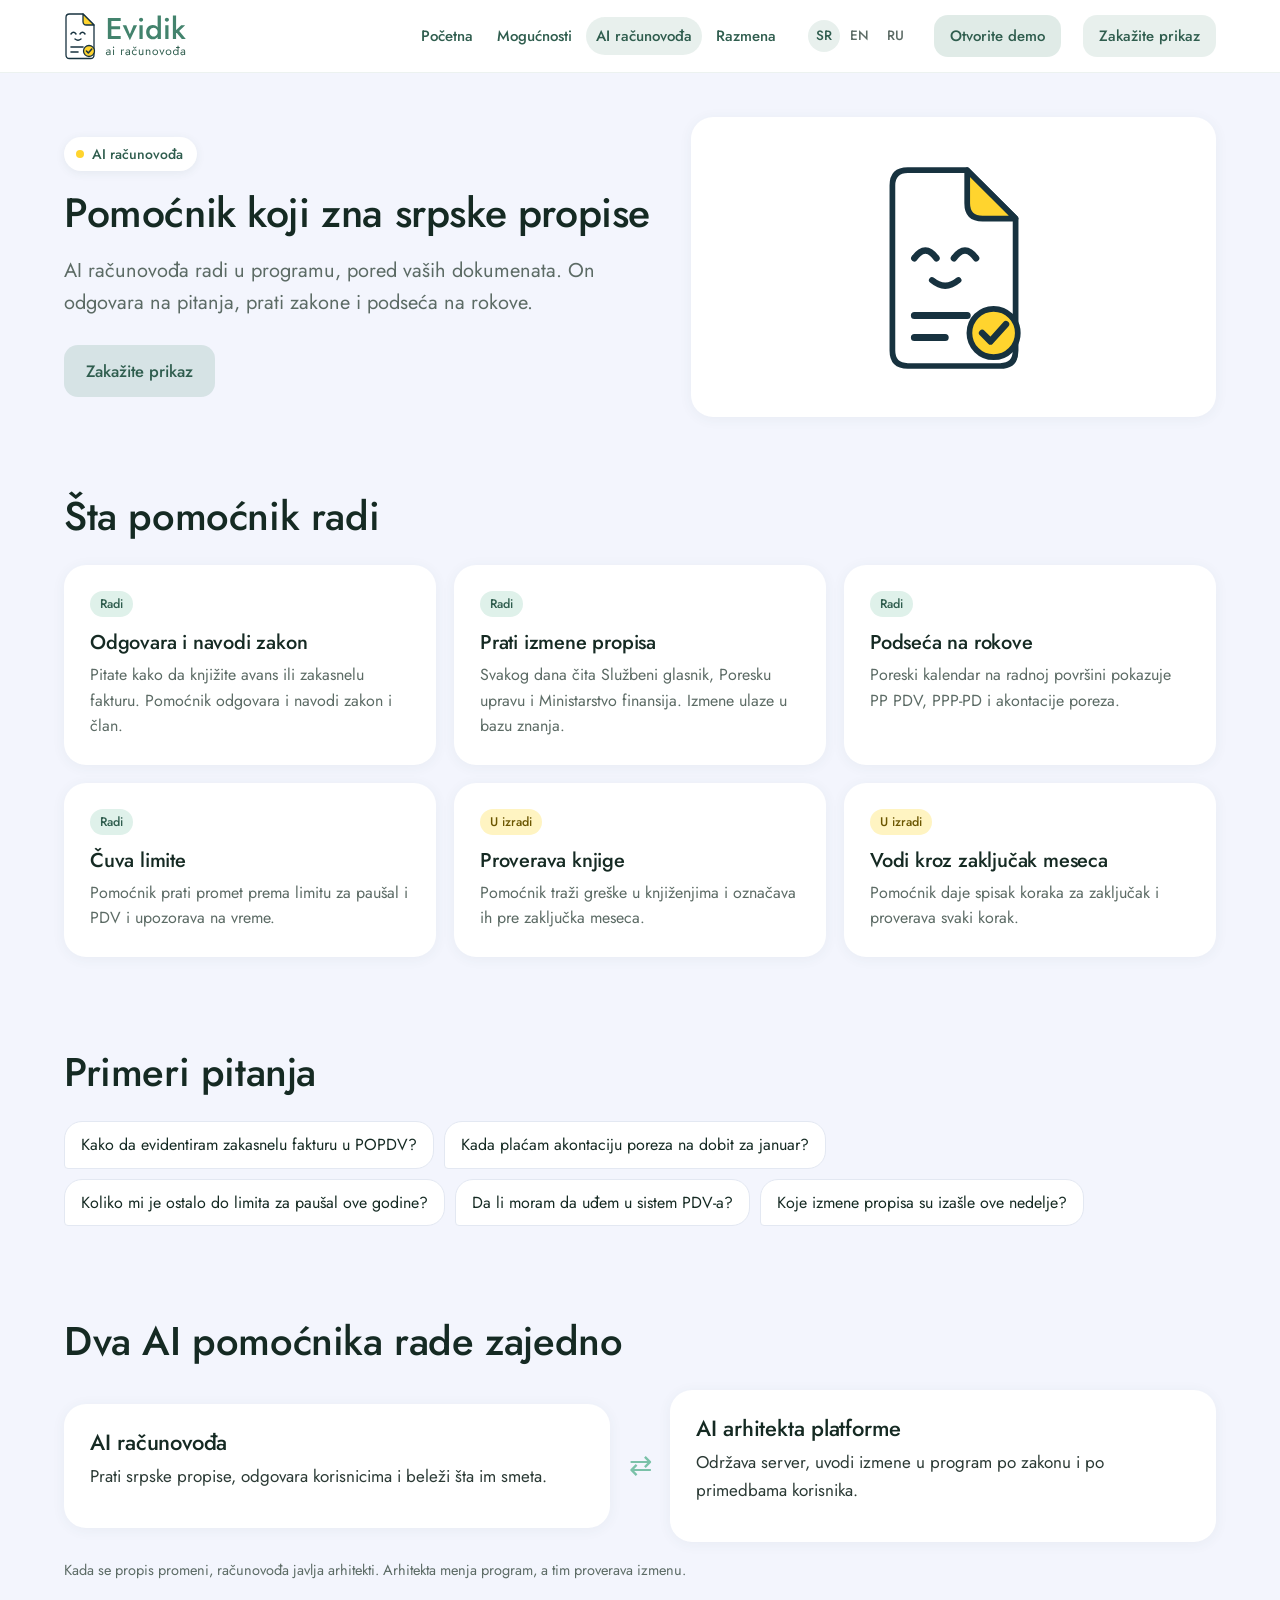
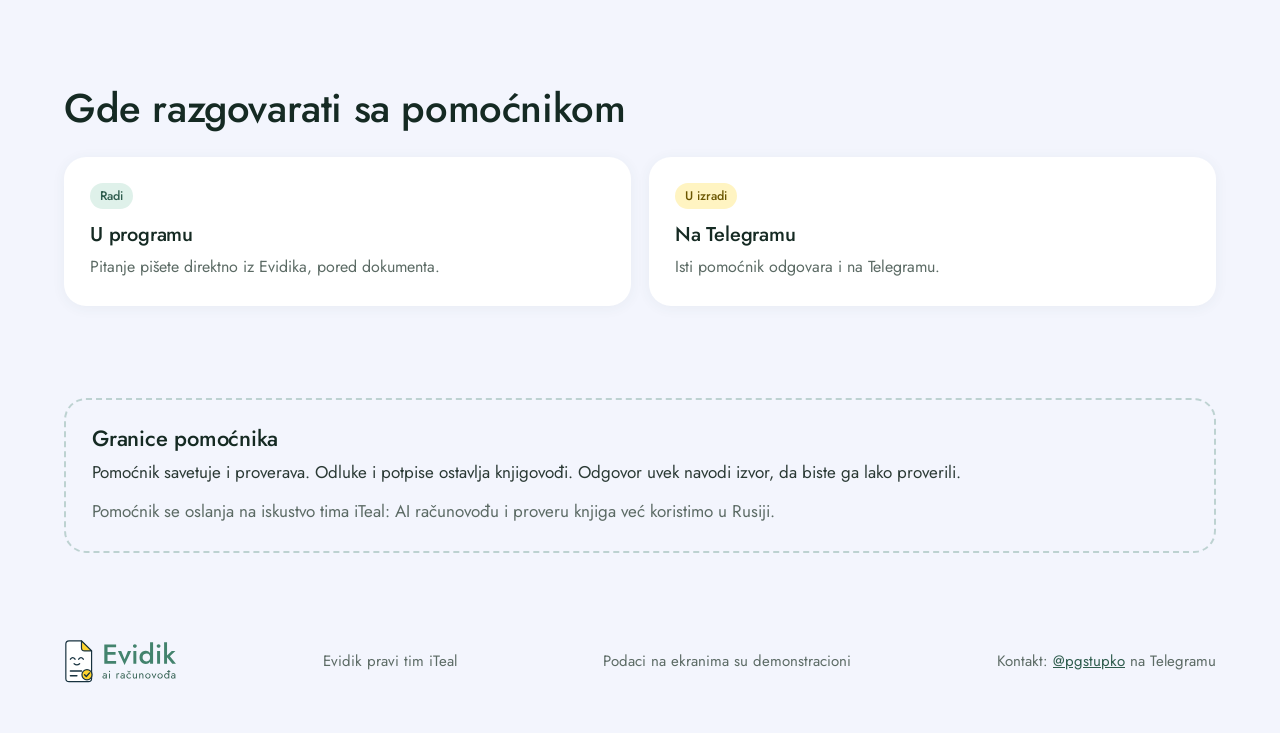
<file: ai-racunovodja.html>
<!doctype html>
<html lang="sr-Latn"><head><meta charset="utf-8"><meta name="viewport" content="width=device-width,initial-scale=1">
<title>AI računovođa u Evidiku</title><meta name="description" content="AI računovođa odgovara na pitanja o srpskom knjigovodstvu i navodi zakon i član, prati Službeni glasnik i podseća na rokove.">
<link rel="canonical" href="https://evidik.rs/ai-racunovodja.html"><link rel="alternate" hreflang="sr-Latn" href="https://evidik.rs/ai-racunovodja.html"><link rel="alternate" hreflang="en" href="https://evidik.rs/en/ai-racunovodja.html"><link rel="alternate" hreflang="ru" href="https://evidik.rs/ru/ai-racunovodja.html"><link rel="alternate" hreflang="x-default" href="https://evidik.rs/">
<link rel="icon" href="img/logo.svg" type="image/svg+xml">
<meta property="og:title" content="AI računovođa u Evidiku"><meta property="og:description" content="AI računovođa odgovara na pitanja o srpskom knjigovodstvu i navodi zakon i član, prati Službeni glasnik i podseća na rokove.">
<link rel="preconnect" href="https://fonts.googleapis.com"><link rel="preconnect" href="https://fonts.gstatic.com" crossorigin>
<link rel="stylesheet" href="https://fonts.googleapis.com/css2?family=Jost:wght@400;500&display=swap">
<link rel="stylesheet" href="style.css"></head>
<body class="">

<header class="top"><div class="wrap"><a class="brand" href="index.html" aria-label="Evidik, početna"><img class="lg-img" src="img/logo.svg" alt="Evidik — ai računovođa" height="48"></a>
<nav class="nav" aria-label="Evidik"><a href="index.html">Početna</a><a href="mogucnosti.html">Mogućnosti</a><a href="ai-racunovodja.html" class="on">AI računovođa</a><a href="razmene.html">Razmena</a></nav><span class="lang"><a href="ai-racunovodja.html" hreflang="sr-Latn" class="on">SR</a><a href="en/ai-racunovodja.html" hreflang="en">EN</a><a href="ru/ai-racunovodja.html" hreflang="ru">RU</a></span>
<details class="burger"><summary>Meni</summary><div class="mnav"><a href="index.html">Početna</a><a href="mogucnosti.html">Mogućnosti</a><a href="ai-racunovodja.html" class="on">AI računovođa</a><a href="razmene.html">Razmena</a><a href="https://t.me/pgstupko" target="_blank" rel="noopener">Zakažite prikaz</a></div></details>
<a class="btn main" href="https://evidik.78-18-1-215.sslip.io/test" target="_blank" rel="noopener">Otvorite demo</a><a class="btn" href="https://t.me/pgstupko" target="_blank" rel="noopener">Zakažite prikaz</a></div></header>
<main><section class="hero"><div class="wrap"><div><span class="kicker"><i></i>AI računovođa</span><h1>Pomoćnik koji zna srpske propise</h1><p class="lead">AI računovođa radi u programu, pored vaših dokumenata. On odgovara na pitanja, prati zakone i podseća na rokove.</p><div class="cta"><a class="btn main" href="https://t.me/pgstupko" target="_blank" rel="noopener">Zakažite prikaz</a></div></div><div class="card" style="display:grid;place-items:center;padding:40px"><svg style="width:180px;height:220px" viewBox="16 0 72 100" aria-hidden="true"><g fill="#fff" stroke="#17323f" stroke-width="2.6" stroke-linecap="round" stroke-linejoin="round"><path d="M31 6 H58 L80 28 V88 Q80 95 73 95 H31 Q24 95 24 88 V13 Q24 6 31 6 Z"/><path d="M58 6 V21 Q58 28 65 28 H80 Z" fill="#ffd42e"/><path d="M34 46 q5 -7 10 0 M52 46 q5 -7 10 0" fill="none" stroke-width="3"/><path d="M42 56 q6 5 12 0" fill="none" stroke-width="2.8"/><path d="M34 72 H58 M34 82 H48" fill="none" stroke-width="3.2"/><circle cx="70" cy="80" r="11" fill="#ffd42e"><animate attributeName="r" values="11;13;11;11" keyTimes="0;.1;.2;1" dur="2.4s" repeatCount="indefinite"/></circle><path d="M64.8 80 L68.6 83.8 L75.6 76" fill="none" stroke-width="3"/></g></svg></div></div></section><section class="ex"><div class="wrap"><div class="sec-head"><h2>Šta pomoćnik radi</h2></div><div class="grid g3"><div class="card"><span class="st s-ok">Radi</span><h3>Odgovara i navodi zakon</h3><p>Pitate kako da knjižite avans ili zakasnelu fakturu. Pomoćnik odgovara i navodi zakon i član.</p></div><div class="card"><span class="st s-ok">Radi</span><h3>Prati izmene propisa</h3><p>Svakog dana čita Službeni glasnik, Poresku upravu i Ministarstvo finansija. Izmene ulaze u bazu znanja.</p></div><div class="card"><span class="st s-ok">Radi</span><h3>Podseća na rokove</h3><p>Poreski kalendar na radnoj površini pokazuje PP PDV, PPP-PD i akontacije poreza.</p></div><div class="card"><span class="st s-ok">Radi</span><h3>Čuva limite</h3><p>Pomoćnik prati promet prema limitu za paušal i PDV i upozorava na vreme.</p></div><div class="card"><span class="st s-wip">U izradi</span><h3>Proverava knjige</h3><p>Pomoćnik traži greške u knjiženjima i označava ih pre zaključka meseca.</p></div><div class="card"><span class="st s-wip">U izradi</span><h3>Vodi kroz zaključak meseca</h3><p>Pomoćnik daje spisak koraka za zaključak i proverava svaki korak.</p></div></div></div></section><section><div class="wrap"><div class="sec-head"><h2>Primeri pitanja</h2></div><div class="asks"><span>Kako da evidentiram zakasnelu fakturu u POPDV?</span><span>Kada plaćam akontaciju poreza na dobit za januar?</span><span>Koliko mi je ostalo do limita za paušal ove godine?</span><span>Da li moram da uđem u sistem PDV-a?</span><span>Koje izmene propisa su izašle ove nedelje?</span></div></div></section><section><div class="wrap"><div class="sec-head"><h2>Dva AI pomoćnika rade zajedno</h2></div><div class="duo"><div class="card"><h3>AI računovođa</h3><p>Prati srpske propise, odgovara korisnicima i beleži šta im smeta.</p></div><div class="arr">⇄</div><div class="card"><h3>AI arhitekta platforme</h3><p>Održava server, uvodi izmene u program po zakonu i po primedbama korisnika.</p></div></div><p class="note" style="margin-top:16px;color:var(--mut)">Kada se propis promeni, računovođa javlja arhitekti. Arhitekta menja program, a tim proverava izmenu.</p></div></section><section class="ex"><div class="wrap"><div class="sec-head"><h2>Gde razgovarati sa pomoćnikom</h2></div><div class="grid g2"><div class="card"><span class="st s-ok">Radi</span><h3>U programu</h3><p>Pitanje pišete direktno iz Evidika, pored dokumenta.</p></div><div class="card"><span class="st s-wip">U izradi</span><h3>Na Telegramu</h3><p>Isti pomoćnik odgovara i na Telegramu.</p></div></div></div></section><section><div class="wrap"><div class="card wip-box"><h3>Granice pomoćnika</h3><p>Pomoćnik savetuje i proverava. Odluke i potpise ostavlja knjigovođi. Odgovor uvek navodi izvor, da biste ga lako proverili.</p><p style="color:var(--mut);margin:0">Pomoćnik se oslanja na iskustvo tima iTeal: AI računovođu i proveru knjiga već koristimo u Rusiji.</p></div></div></section></main>
<footer><div class="wrap"><a class="brand" href="index.html"><img class="lg-img" src="img/logo.svg" alt="Evidik" height="44"></a><span>Evidik pravi tim iTeal</span><span>Podaci na ekranima su demonstracioni</span><span>Kontakt: <a href="https://t.me/pgstupko">@pgstupko</a> na Telegramu</span></div></footer>
<div id="lb" aria-hidden="true"><img alt=""></div>
<script>(function(){var b=document.getElementById("lb"),i=b.querySelector("img");document.addEventListener("click",function(e){var t=e.target;if(t.matches&&t.matches(".ws-shot img")){i.src=t.currentSrc||t.src;i.alt=t.alt;b.classList.add("on")}else if(b.contains(t)){b.classList.remove("on")}});document.addEventListener("keydown",function(e){if(e.key==="Escape")b.classList.remove("on")})})();</script>
</body></html>
</file>
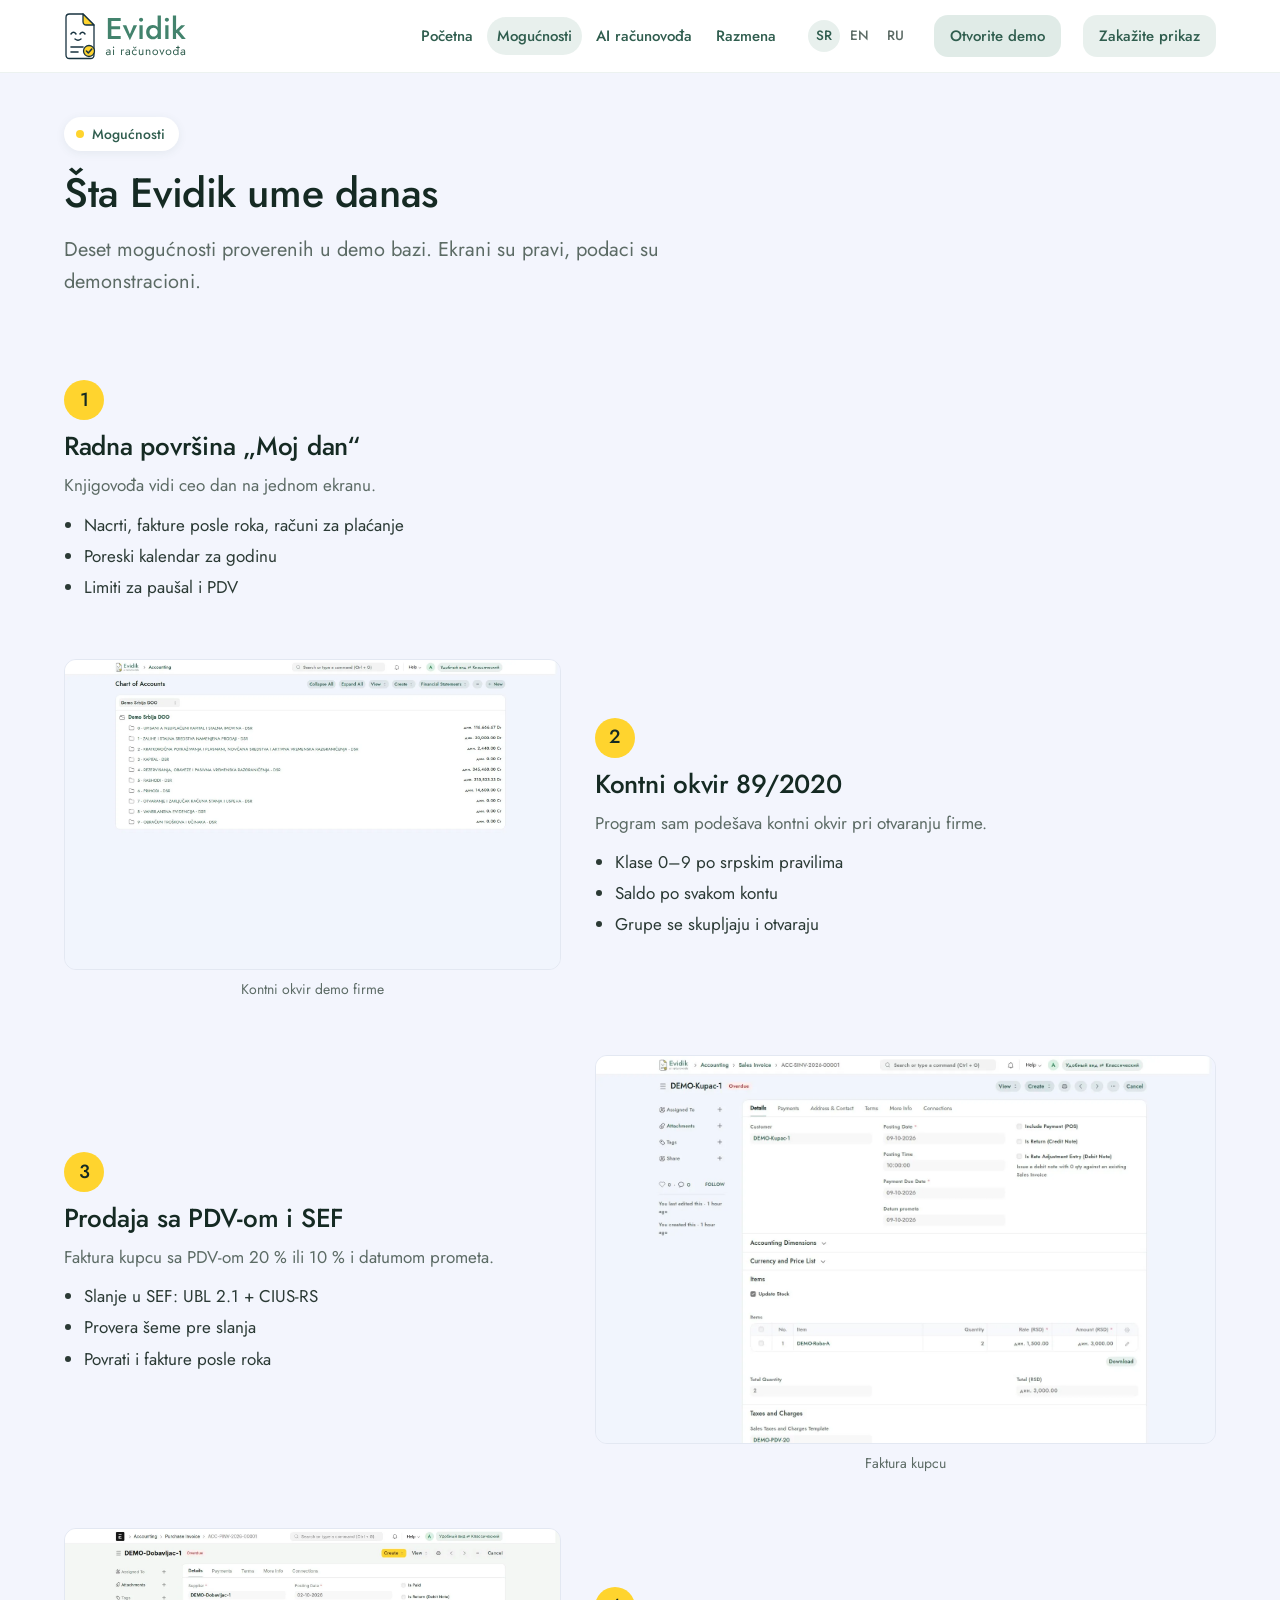
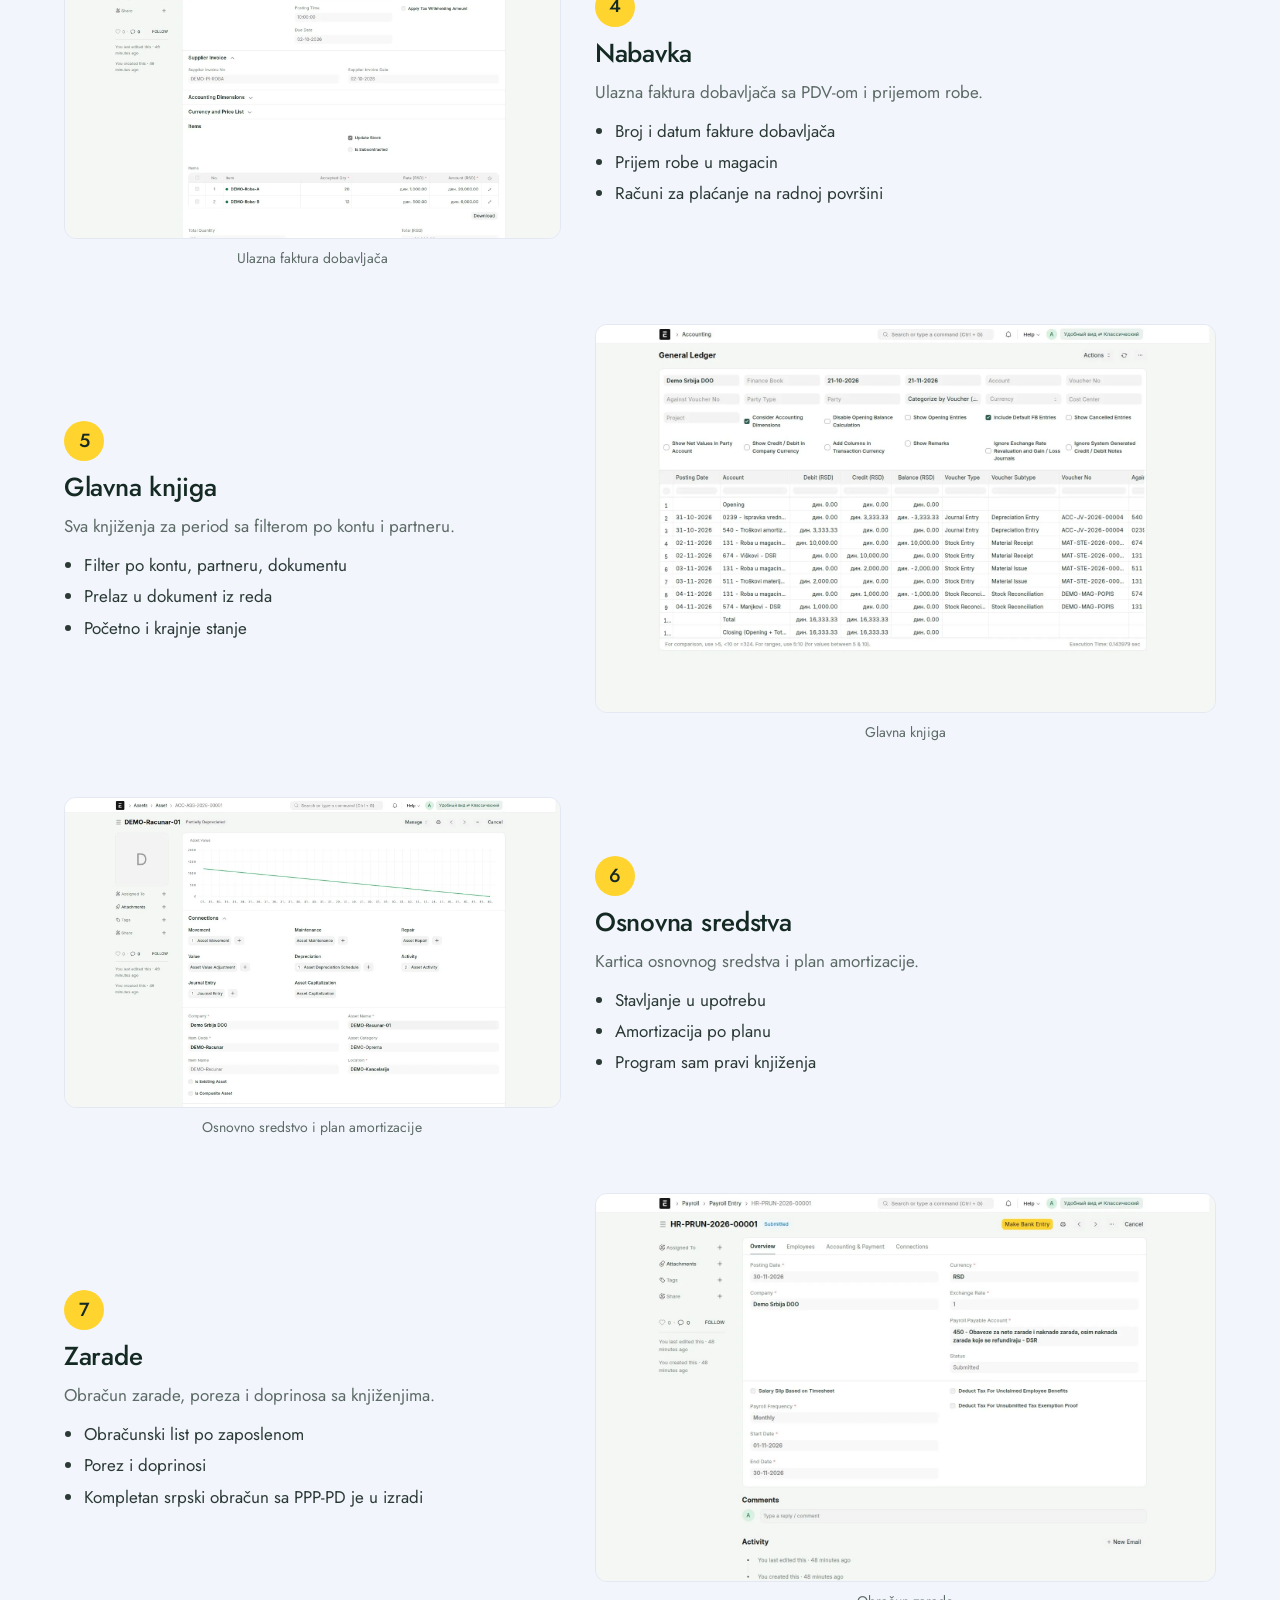
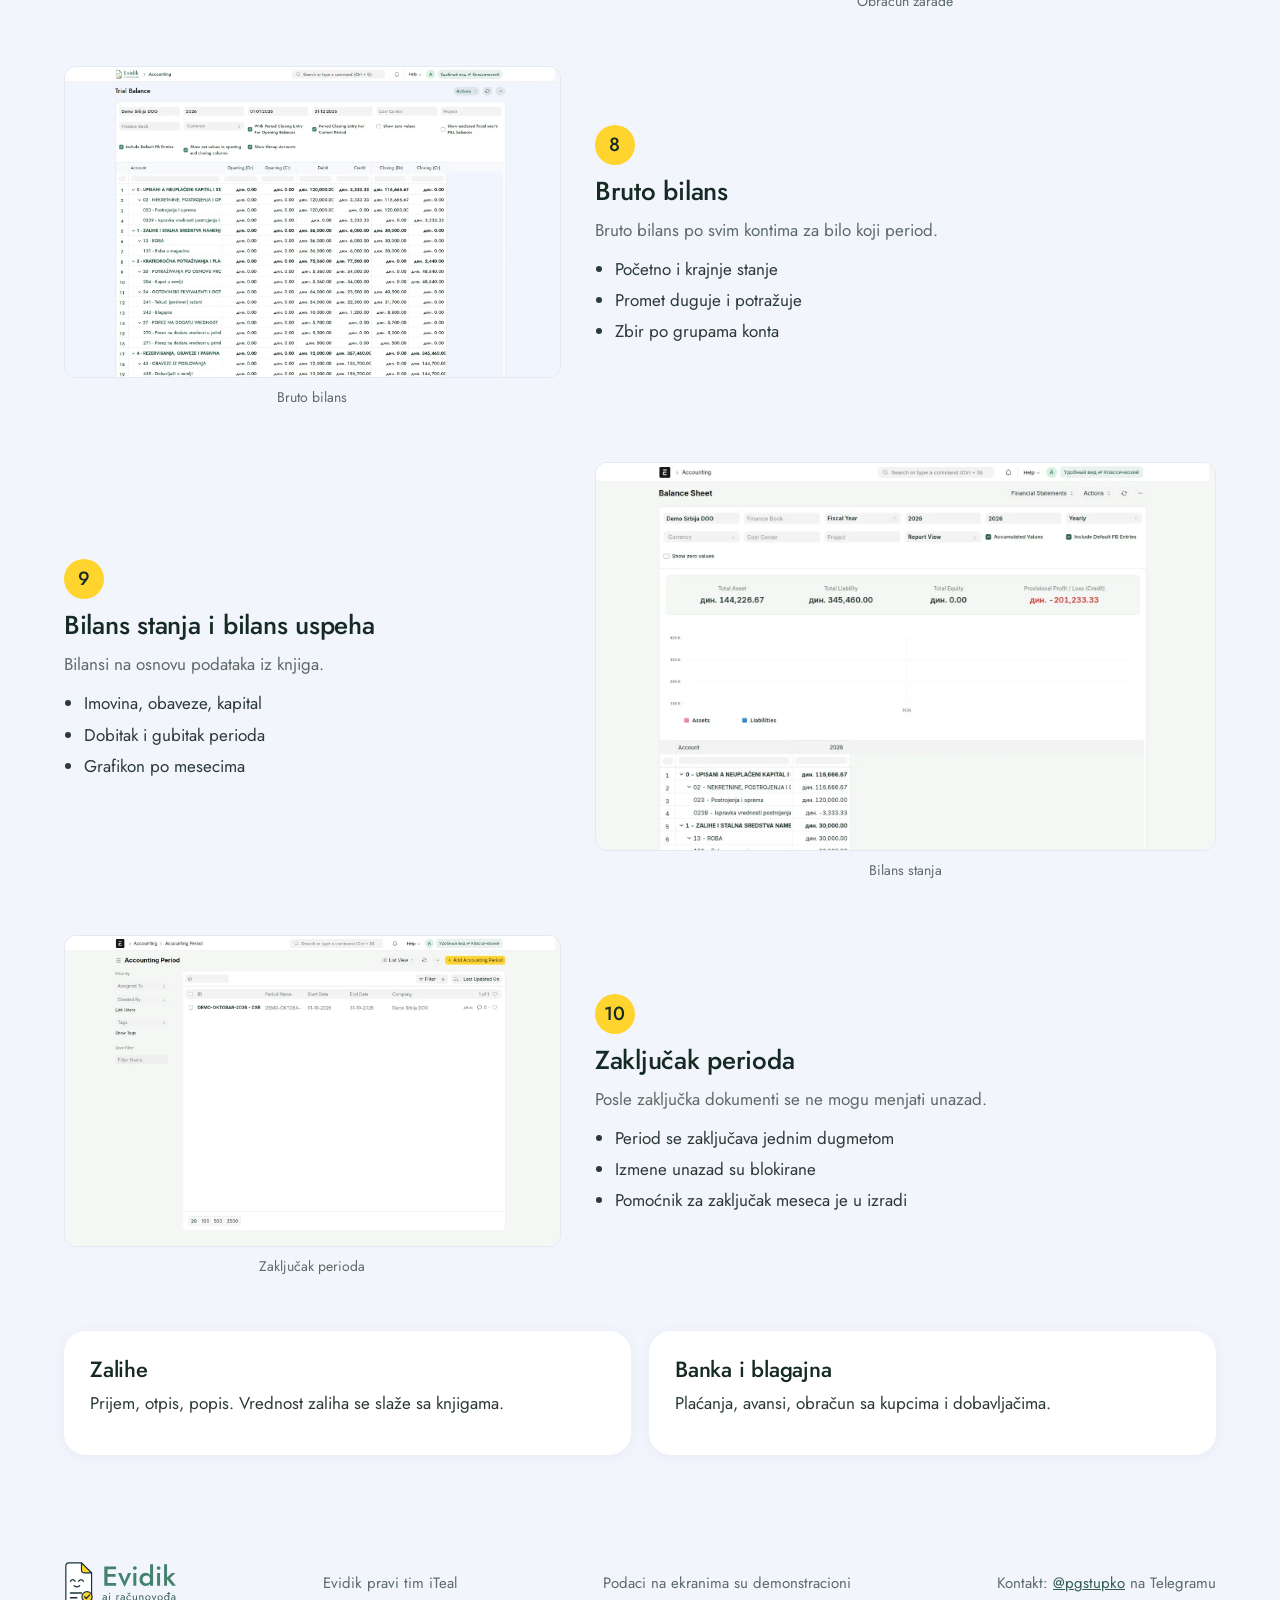
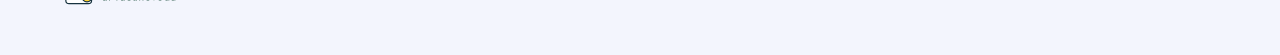
<file: mogucnosti.html>
<!doctype html>
<html lang="sr-Latn"><head><meta charset="utf-8"><meta name="viewport" content="width=device-width,initial-scale=1">
<title>Mogućnosti Evidika — knjigovodstvo za Srbiju</title><meta name="description" content="Kontni okvir 89/2020, prodaja sa PDV-om i SEF, nabavka, zarade, osnovna sredstva, bruto bilans, bilansi i zaključak perioda.">
<link rel="canonical" href="https://evidik.rs/mogucnosti.html"><link rel="alternate" hreflang="sr-Latn" href="https://evidik.rs/mogucnosti.html"><link rel="alternate" hreflang="en" href="https://evidik.rs/en/mogucnosti.html"><link rel="alternate" hreflang="ru" href="https://evidik.rs/ru/mogucnosti.html"><link rel="alternate" hreflang="x-default" href="https://evidik.rs/">
<link rel="icon" href="img/logo.svg" type="image/svg+xml">
<meta property="og:title" content="Mogućnosti Evidika — knjigovodstvo za Srbiju"><meta property="og:description" content="Kontni okvir 89/2020, prodaja sa PDV-om i SEF, nabavka, zarade, osnovna sredstva, bruto bilans, bilansi i zaključak perioda.">
<link rel="preconnect" href="https://fonts.googleapis.com"><link rel="preconnect" href="https://fonts.gstatic.com" crossorigin>
<link rel="stylesheet" href="https://fonts.googleapis.com/css2?family=Jost:wght@400;500&display=swap">
<link rel="stylesheet" href="style.css"></head>
<body class="">

<header class="top"><div class="wrap"><a class="brand" href="index.html" aria-label="Evidik, početna"><img class="lg-img" src="img/logo.svg" alt="Evidik — ai računovođa" height="48"></a>
<nav class="nav" aria-label="Evidik"><a href="index.html">Početna</a><a href="mogucnosti.html" class="on">Mogućnosti</a><a href="ai-racunovodja.html">AI računovođa</a><a href="razmene.html">Razmena</a></nav><span class="lang"><a href="mogucnosti.html" hreflang="sr-Latn" class="on">SR</a><a href="en/mogucnosti.html" hreflang="en">EN</a><a href="ru/mogucnosti.html" hreflang="ru">RU</a></span>
<details class="burger"><summary>Meni</summary><div class="mnav"><a href="index.html">Početna</a><a href="mogucnosti.html" class="on">Mogućnosti</a><a href="ai-racunovodja.html">AI računovođa</a><a href="razmene.html">Razmena</a><a href="https://t.me/pgstupko" target="_blank" rel="noopener">Zakažite prikaz</a></div></details>
<a class="btn main" href="https://evidik.78-18-1-215.sslip.io/test" target="_blank" rel="noopener">Otvorite demo</a><a class="btn" href="https://t.me/pgstupko" target="_blank" rel="noopener">Zakažite prikaz</a></div></header>
<main><section class="hero" style="padding-bottom:10px"><div class="wrap" style="display:block"><span class="kicker"><i></i>Mogućnosti</span><h1>Šta Evidik ume danas</h1><p class="lead">Deset mogućnosti proverenih u demo bazi. Ekrani su pravi, podaci su demonstracioni.</p></div></section><section><div class="wrap"><div class="feat" style="grid-template-columns:1fr"><div><span class="num">1</span><h3>Radna površina „Moj dan“</h3><p>Knjigovođa vidi ceo dan na jednom ekranu.</p><ul><li>Nacrti, fakture posle roka, računi za plaćanje</li><li>Poreski kalendar za godinu</li><li>Limiti za paušal i PDV</li></ul></div></div><div class="feat"><div><span class="num">2</span><h3>Kontni okvir 89/2020</h3><p>Program sam podešava kontni okvir pri otvaranju firme.</p><ul><li>Klase 0–9 po srpskim pravilima</li><li>Saldo po svakom kontu</li><li>Grupe se skupljaju i otvaraju</li></ul></div><figure class="ws-shot"><img src="img/kontni-okvir.webp" alt="Kontni okvir demo firme" loading="lazy"><figcaption>Kontni okvir demo firme</figcaption></figure></div><div class="feat"><div><span class="num">3</span><h3>Prodaja sa PDV-om i SEF</h3><p>Faktura kupcu sa PDV-om 20 % ili 10 % i datumom prometa.</p><ul><li>Slanje u SEF: UBL 2.1 + CIUS-RS</li><li>Provera šeme pre slanja</li><li>Povrati i fakture posle roka</li></ul></div><figure class="ws-shot"><img src="img/prodaja.webp" alt="Faktura kupcu" loading="lazy"><figcaption>Faktura kupcu</figcaption></figure></div><div class="feat"><div><span class="num">4</span><h3>Nabavka</h3><p>Ulazna faktura dobavljača sa PDV-om i prijemom robe.</p><ul><li>Broj i datum fakture dobavljača</li><li>Prijem robe u magacin</li><li>Računi za plaćanje na radnoj površini</li></ul></div><figure class="ws-shot"><img src="img/zakupka.webp" alt="Ulazna faktura dobavljača" loading="lazy"><figcaption>Ulazna faktura dobavljača</figcaption></figure></div><div class="feat"><div><span class="num">5</span><h3>Glavna knjiga</h3><p>Sva knjiženja za period sa filterom po kontu i partneru.</p><ul><li>Filter po kontu, partneru, dokumentu</li><li>Prelaz u dokument iz reda</li><li>Početno i krajnje stanje</li></ul></div><figure class="ws-shot"><img src="img/glavna-knjiga.webp" alt="Glavna knjiga" loading="lazy"><figcaption>Glavna knjiga</figcaption></figure></div><div class="feat"><div><span class="num">6</span><h3>Osnovna sredstva</h3><p>Kartica osnovnog sredstva i plan amortizacije.</p><ul><li>Stavljanje u upotrebu</li><li>Amortizacija po planu</li><li>Program sam pravi knjiženja</li></ul></div><figure class="ws-shot"><img src="img/osnovna-sredstva.webp" alt="Osnovno sredstvo i plan amortizacije" loading="lazy"><figcaption>Osnovno sredstvo i plan amortizacije</figcaption></figure></div><div class="feat"><div><span class="num">7</span><h3>Zarade</h3><p>Obračun zarade, poreza i doprinosa sa knjiženjima.</p><ul><li>Obračunski list po zaposlenom</li><li>Porez i doprinosi</li><li>Kompletan srpski obračun sa PPP-PD je u izradi</li></ul></div><figure class="ws-shot"><img src="img/zarada.webp" alt="Obračun zarade" loading="lazy"><figcaption>Obračun zarade</figcaption></figure></div><div class="feat"><div><span class="num">8</span><h3>Bruto bilans</h3><p>Bruto bilans po svim kontima za bilo koji period.</p><ul><li>Početno i krajnje stanje</li><li>Promet duguje i potražuje</li><li>Zbir po grupama konta</li></ul></div><figure class="ws-shot"><img src="img/osv.webp" alt="Bruto bilans" loading="lazy"><figcaption>Bruto bilans</figcaption></figure></div><div class="feat"><div><span class="num">9</span><h3>Bilans stanja i bilans uspeha</h3><p>Bilansi na osnovu podataka iz knjiga.</p><ul><li>Imovina, obaveze, kapital</li><li>Dobitak i gubitak perioda</li><li>Grafikon po mesecima</li></ul></div><figure class="ws-shot"><img src="img/bilans.webp" alt="Bilans stanja" loading="lazy"><figcaption>Bilans stanja</figcaption></figure></div><div class="feat"><div><span class="num">10</span><h3>Zaključak perioda</h3><p>Posle zaključka dokumenti se ne mogu menjati unazad.</p><ul><li>Period se zaključava jednim dugmetom</li><li>Izmene unazad su blokirane</li><li>Pomoćnik za zaključak meseca je u izradi</li></ul></div><figure class="ws-shot"><img src="img/zatvaranje.webp" alt="Zaključak perioda" loading="lazy"><figcaption>Zaključak perioda</figcaption></figure></div><div class="grid g2" style="margin-bottom:20px"><div class="card"><h3>Zalihe</h3><p>Prijem, otpis, popis. Vrednost zaliha se slaže sa knjigama.</p></div><div class="card"><h3>Banka i blagajna</h3><p>Plaćanja, avansi, obračun sa kupcima i dobavljačima.</p></div></div></div></section></main>
<footer><div class="wrap"><a class="brand" href="index.html"><img class="lg-img" src="img/logo.svg" alt="Evidik" height="44"></a><span>Evidik pravi tim iTeal</span><span>Podaci na ekranima su demonstracioni</span><span>Kontakt: <a href="https://t.me/pgstupko">@pgstupko</a> na Telegramu</span></div></footer>
<div id="lb" aria-hidden="true"><img alt=""></div>
<script>(function(){var b=document.getElementById("lb"),i=b.querySelector("img");document.addEventListener("click",function(e){var t=e.target;if(t.matches&&t.matches(".ws-shot img")){i.src=t.currentSrc||t.src;i.alt=t.alt;b.classList.add("on")}else if(b.contains(t)){b.classList.remove("on")}});document.addEventListener("keydown",function(e){if(e.key==="Escape")b.classList.remove("on")})})();</script>
</body></html>
</file>
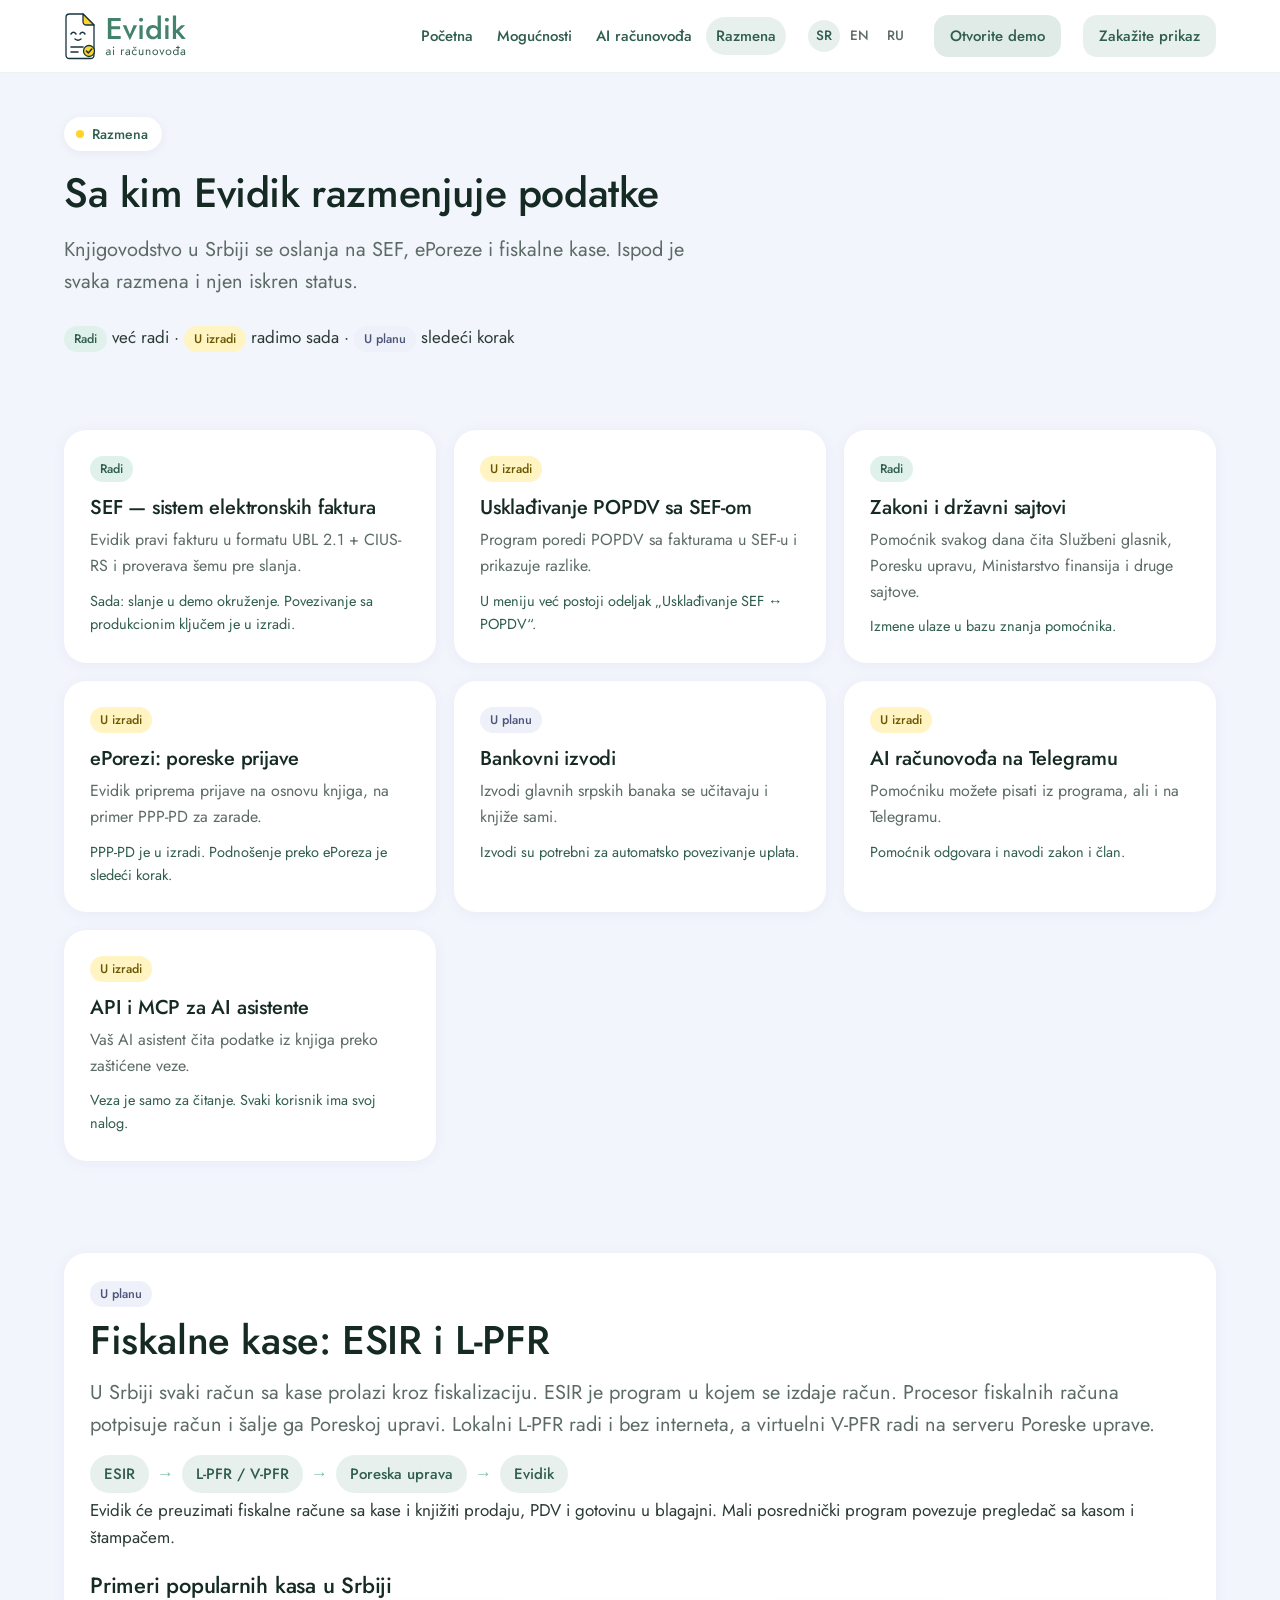
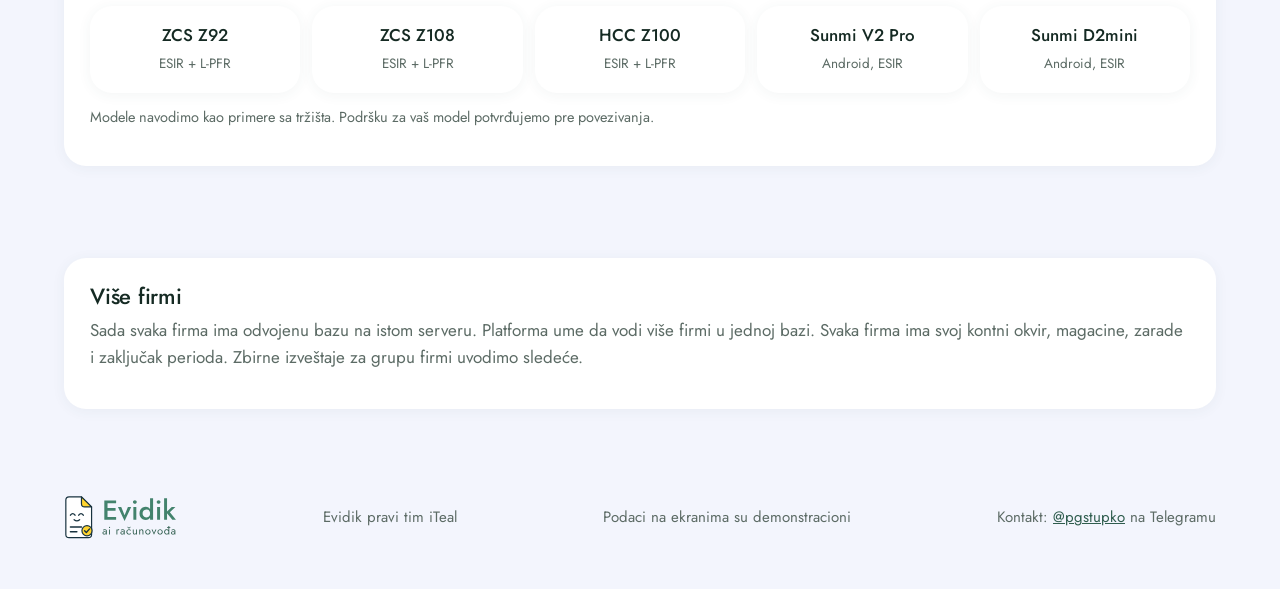
<file: razmene.html>
<!doctype html>
<html lang="sr-Latn"><head><meta charset="utf-8"><meta name="viewport" content="width=device-width,initial-scale=1">
<title>Razmena Evidika: SEF, ePorezi, banke, kase</title><meta name="description" content="Slanje faktura u SEF, usklađivanje POPDV, ePorezi, bankovni izvodi, fiskalne kase ESIR i L-PFR, AI računovođa na Telegramu i API.">
<link rel="canonical" href="https://evidik.rs/razmene.html"><link rel="alternate" hreflang="sr-Latn" href="https://evidik.rs/razmene.html"><link rel="alternate" hreflang="en" href="https://evidik.rs/en/razmene.html"><link rel="alternate" hreflang="ru" href="https://evidik.rs/ru/razmene.html"><link rel="alternate" hreflang="x-default" href="https://evidik.rs/">
<link rel="icon" href="img/logo.svg" type="image/svg+xml">
<meta property="og:title" content="Razmena Evidika: SEF, ePorezi, banke, kase"><meta property="og:description" content="Slanje faktura u SEF, usklađivanje POPDV, ePorezi, bankovni izvodi, fiskalne kase ESIR i L-PFR, AI računovođa na Telegramu i API.">
<link rel="preconnect" href="https://fonts.googleapis.com"><link rel="preconnect" href="https://fonts.gstatic.com" crossorigin>
<link rel="stylesheet" href="https://fonts.googleapis.com/css2?family=Jost:wght@400;500&display=swap">
<link rel="stylesheet" href="style.css"></head>
<body class="">

<header class="top"><div class="wrap"><a class="brand" href="index.html" aria-label="Evidik, početna"><img class="lg-img" src="img/logo.svg" alt="Evidik — ai računovođa" height="48"></a>
<nav class="nav" aria-label="Evidik"><a href="index.html">Početna</a><a href="mogucnosti.html">Mogućnosti</a><a href="ai-racunovodja.html">AI računovođa</a><a href="razmene.html" class="on">Razmena</a></nav><span class="lang"><a href="razmene.html" hreflang="sr-Latn" class="on">SR</a><a href="en/razmene.html" hreflang="en">EN</a><a href="ru/razmene.html" hreflang="ru">RU</a></span>
<details class="burger"><summary>Meni</summary><div class="mnav"><a href="index.html">Početna</a><a href="mogucnosti.html">Mogućnosti</a><a href="ai-racunovodja.html">AI računovođa</a><a href="razmene.html" class="on">Razmena</a><a href="https://t.me/pgstupko" target="_blank" rel="noopener">Zakažite prikaz</a></div></details>
<a class="btn main" href="https://evidik.78-18-1-215.sslip.io/test" target="_blank" rel="noopener">Otvorite demo</a><a class="btn" href="https://t.me/pgstupko" target="_blank" rel="noopener">Zakažite prikaz</a></div></header>
<main><section class="hero" style="padding-bottom:10px"><div class="wrap" style="display:block"><span class="kicker"><i></i>Razmena</span><h1>Sa kim Evidik razmenjuje podatke</h1><p class="lead">Knjigovodstvo u Srbiji se oslanja na SEF, ePoreze i fiskalne kase. Ispod je svaka razmena i njen iskren status.</p><p style="margin-top:14px"><span class="st s-ok">Radi</span> već radi · <span class="st s-wip">U izradi</span> radimo sada · <span class="st s-plan">U planu</span> sledeći korak</p></div></section><section class="ex"><div class="wrap"><div class="grid g3"><div class="card"><span class="st s-ok">Radi</span><h3>SEF — sistem elektronskih faktura</h3><p>Evidik pravi fakturu u formatu UBL 2.1 + CIUS-RS i proverava šemu pre slanja.</p><div class="how">Sada: slanje u demo okruženje. Povezivanje sa produkcionim ključem je u izradi.</div></div><div class="card"><span class="st s-wip">U izradi</span><h3>Usklađivanje POPDV sa SEF-om</h3><p>Program poredi POPDV sa fakturama u SEF-u i prikazuje razlike.</p><div class="how">U meniju već postoji odeljak „Usklađivanje SEF ↔ POPDV“.</div></div><div class="card"><span class="st s-ok">Radi</span><h3>Zakoni i državni sajtovi</h3><p>Pomoćnik svakog dana čita Službeni glasnik, Poresku upravu, Ministarstvo finansija i druge sajtove.</p><div class="how">Izmene ulaze u bazu znanja pomoćnika.</div></div><div class="card"><span class="st s-wip">U izradi</span><h3>ePorezi: poreske prijave</h3><p>Evidik priprema prijave na osnovu knjiga, na primer PPP-PD za zarade.</p><div class="how">PPP-PD je u izradi. Podnošenje preko ePoreza je sledeći korak.</div></div><div class="card"><span class="st s-plan">U planu</span><h3>Bankovni izvodi</h3><p>Izvodi glavnih srpskih banaka se učitavaju i knjiže sami.</p><div class="how">Izvodi su potrebni za automatsko povezivanje uplata.</div></div><div class="card"><span class="st s-wip">U izradi</span><h3>AI računovođa na Telegramu</h3><p>Pomoćniku možete pisati iz programa, ali i na Telegramu.</p><div class="how">Pomoćnik odgovara i navodi zakon i član.</div></div><div class="card"><span class="st s-wip">U izradi</span><h3>API i MCP za AI asistente</h3><p>Vaš AI asistent čita podatke iz knjiga preko zaštićene veze.</p><div class="how">Veza je samo za čitanje. Svaki korisnik ima svoj nalog.</div></div></div></div></section><section><div class="wrap"><div class="card"><span class="st s-plan">U planu</span><h2>Fiskalne kase: ESIR i L-PFR</h2><p class="lead" style="max-width:none">U Srbiji svaki račun sa kase prolazi kroz fiskalizaciju. ESIR je program u kojem se izdaje račun. Procesor fiskalnih računa potpisuje račun i šalje ga Poreskoj upravi. Lokalni L-PFR radi i bez interneta, a virtuelni V-PFR radi na serveru Poreske uprave.</p><div class="kflow"><span>ESIR</span><i>→</i><span>L-PFR / V-PFR</span><i>→</i><span>Poreska uprava</span><i>→</i><span>Evidik</span></div><p>Evidik će preuzimati fiskalne račune sa kase i knjižiti prodaju, PDV i gotovinu u blagajni. Mali posrednički program povezuje pregledač sa kasom i štampačem.</p><h3 style="margin-top:22px">Primeri popularnih kasa u Srbiji</h3><div class="kase"><div class=card><b>ZCS Z92</b><small>ESIR + L-PFR</small></div><div class=card><b>ZCS Z108</b><small>ESIR + L-PFR</small></div><div class=card><b>HCC Z100</b><small>ESIR + L-PFR</small></div><div class=card><b>Sunmi V2 Pro</b><small>Android, ESIR</small></div><div class=card><b>Sunmi D2mini</b><small>Android, ESIR</small></div></div><p class="note" style="margin-top:12px;color:var(--mut);font-size:14.5px">Modele navodimo kao primere sa tržišta. Podršku za vaš model potvrđujemo pre povezivanja.</p></div></div></section><section><div class="wrap"><div class="card"><h3>Više firmi</h3><p style="color:var(--mut)">Sada svaka firma ima odvojenu bazu na istom serveru. Platforma ume da vodi više firmi u jednoj bazi. Svaka firma ima svoj kontni okvir, magacine, zarade i zaključak perioda. Zbirne izveštaje za grupu firmi uvodimo sledeće.</p></div></div></section></main>
<footer><div class="wrap"><a class="brand" href="index.html"><img class="lg-img" src="img/logo.svg" alt="Evidik" height="44"></a><span>Evidik pravi tim iTeal</span><span>Podaci na ekranima su demonstracioni</span><span>Kontakt: <a href="https://t.me/pgstupko">@pgstupko</a> na Telegramu</span></div></footer>
<div id="lb" aria-hidden="true"><img alt=""></div>
<script>(function(){var b=document.getElementById("lb"),i=b.querySelector("img");document.addEventListener("click",function(e){var t=e.target;if(t.matches&&t.matches(".ws-shot img")){i.src=t.currentSrc||t.src;i.alt=t.alt;b.classList.add("on")}else if(b.contains(t)){b.classList.remove("on")}});document.addEventListener("keydown",function(e){if(e.key==="Escape")b.classList.remove("on")})})();</script>
</body></html>
</file>
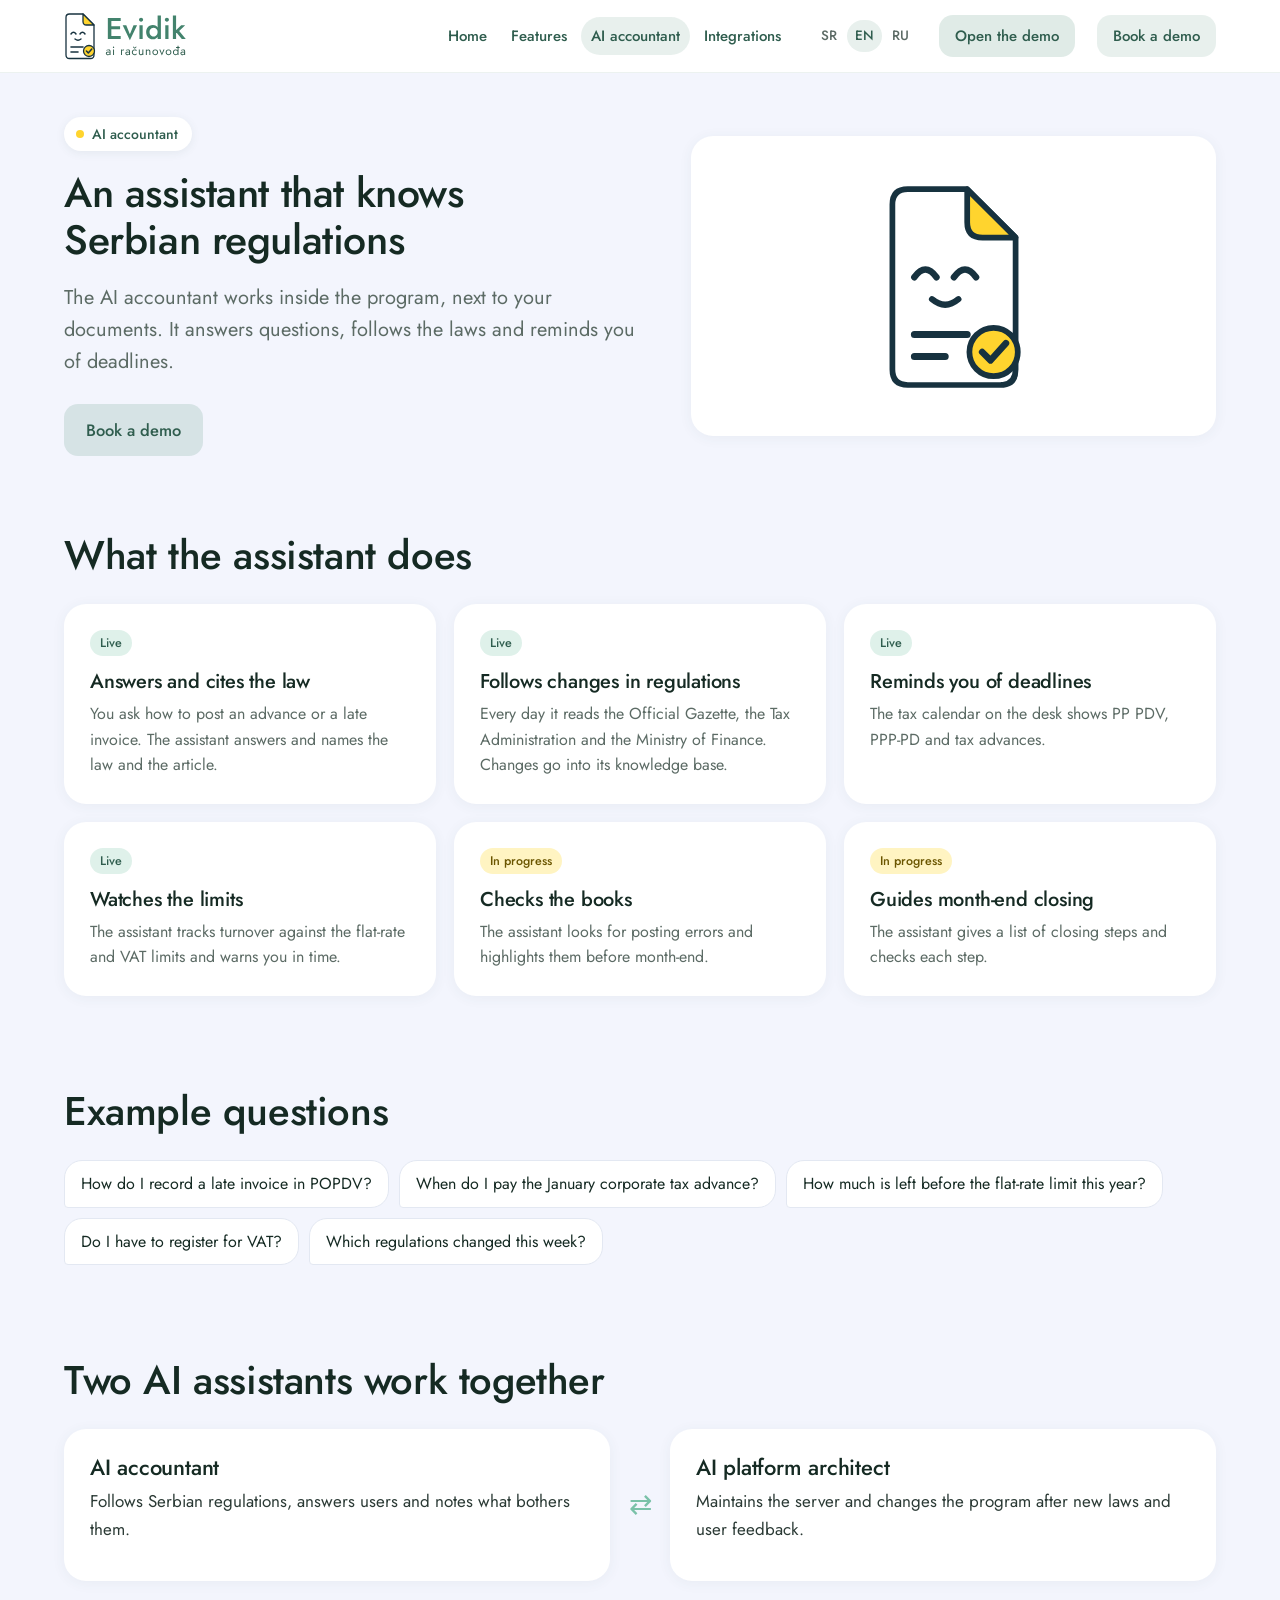
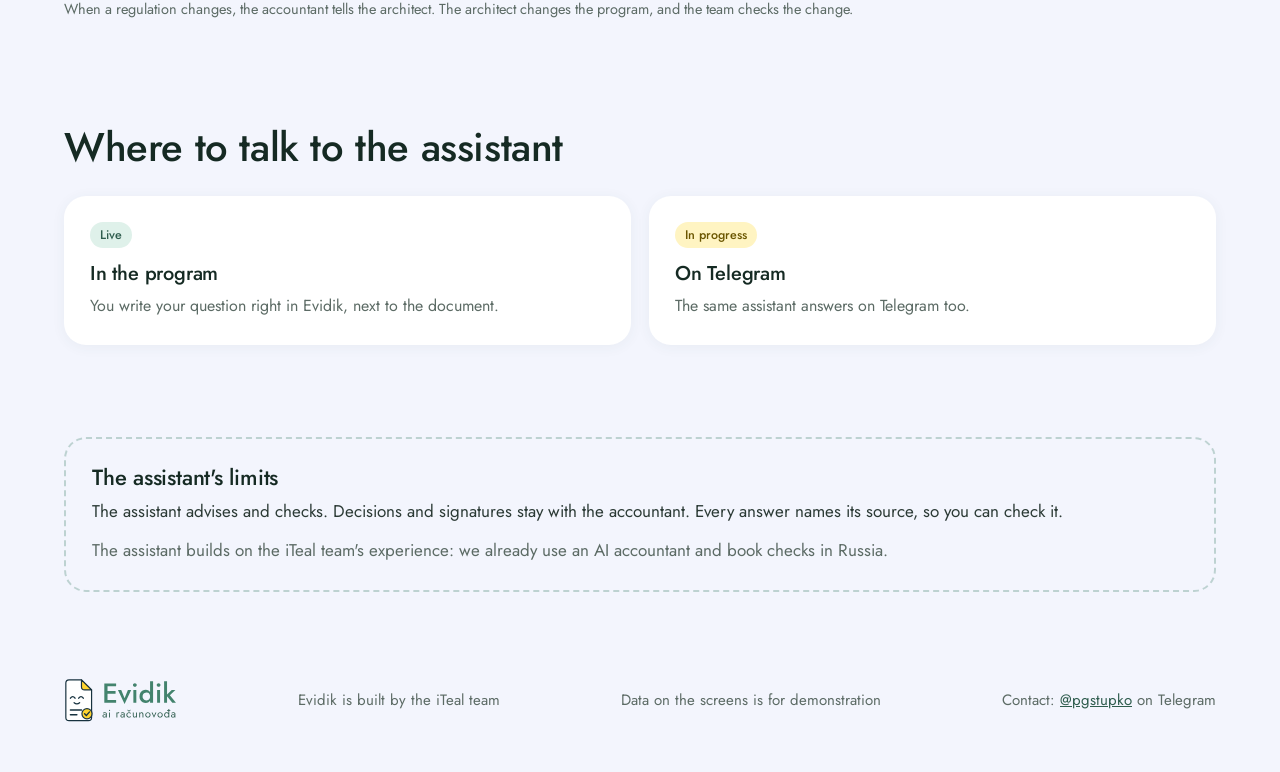
<file: en/ai-racunovodja.html>
<!doctype html>
<html lang="en"><head><meta charset="utf-8"><meta name="viewport" content="width=device-width,initial-scale=1">
<title>The AI accountant in Evidik</title><meta name="description" content="The AI accountant answers questions on Serbian accounting, cites the law and the article, follows the Official Gazette and reminds you of deadlines.">
<link rel="canonical" href="https://evidik.rs/en/ai-racunovodja.html"><link rel="alternate" hreflang="sr-Latn" href="https://evidik.rs/ai-racunovodja.html"><link rel="alternate" hreflang="en" href="https://evidik.rs/en/ai-racunovodja.html"><link rel="alternate" hreflang="ru" href="https://evidik.rs/ru/ai-racunovodja.html"><link rel="alternate" hreflang="x-default" href="https://evidik.rs/">
<link rel="icon" href="../img/logo.svg" type="image/svg+xml">
<meta property="og:title" content="The AI accountant in Evidik"><meta property="og:description" content="The AI accountant answers questions on Serbian accounting, cites the law and the article, follows the Official Gazette and reminds you of deadlines.">
<link rel="preconnect" href="https://fonts.googleapis.com"><link rel="preconnect" href="https://fonts.gstatic.com" crossorigin>
<link rel="stylesheet" href="https://fonts.googleapis.com/css2?family=Jost:wght@400;500&display=swap">
<link rel="stylesheet" href="../style.css"></head>
<body class="">

<header class="top"><div class="wrap"><a class="brand" href="index.html" aria-label="Evidik, home"><img class="lg-img" src="../img/logo.svg" alt="Evidik — ai računovođa" height="48"></a>
<nav class="nav" aria-label="Evidik"><a href="index.html">Home</a><a href="mogucnosti.html">Features</a><a href="ai-racunovodja.html" class="on">AI accountant</a><a href="razmene.html">Integrations</a></nav><span class="lang"><a href="../ai-racunovodja.html" hreflang="sr-Latn">SR</a><a href="../en/ai-racunovodja.html" hreflang="en" class="on">EN</a><a href="../ru/ai-racunovodja.html" hreflang="ru">RU</a></span>
<details class="burger"><summary>Menu</summary><div class="mnav"><a href="index.html">Home</a><a href="mogucnosti.html">Features</a><a href="ai-racunovodja.html" class="on">AI accountant</a><a href="razmene.html">Integrations</a><a href="https://t.me/pgstupko" target="_blank" rel="noopener">Book a demo</a></div></details>
<a class="btn main" href="https://evidik.78-18-1-215.sslip.io/test" target="_blank" rel="noopener">Open the demo</a><a class="btn" href="https://t.me/pgstupko" target="_blank" rel="noopener">Book a demo</a></div></header>
<main><section class="hero"><div class="wrap"><div><span class="kicker"><i></i>AI accountant</span><h1>An assistant that knows Serbian regulations</h1><p class="lead">The AI accountant works inside the program, next to your documents. It answers questions, follows the laws and reminds you of deadlines.</p><div class="cta"><a class="btn main" href="https://t.me/pgstupko" target="_blank" rel="noopener">Book a demo</a></div></div><div class="card" style="display:grid;place-items:center;padding:40px"><svg style="width:180px;height:220px" viewBox="16 0 72 100" aria-hidden="true"><g fill="#fff" stroke="#17323f" stroke-width="2.6" stroke-linecap="round" stroke-linejoin="round"><path d="M31 6 H58 L80 28 V88 Q80 95 73 95 H31 Q24 95 24 88 V13 Q24 6 31 6 Z"/><path d="M58 6 V21 Q58 28 65 28 H80 Z" fill="#ffd42e"/><path d="M34 46 q5 -7 10 0 M52 46 q5 -7 10 0" fill="none" stroke-width="3"/><path d="M42 56 q6 5 12 0" fill="none" stroke-width="2.8"/><path d="M34 72 H58 M34 82 H48" fill="none" stroke-width="3.2"/><circle cx="70" cy="80" r="11" fill="#ffd42e"><animate attributeName="r" values="11;13;11;11" keyTimes="0;.1;.2;1" dur="2.4s" repeatCount="indefinite"/></circle><path d="M64.8 80 L68.6 83.8 L75.6 76" fill="none" stroke-width="3"/></g></svg></div></div></section><section class="ex"><div class="wrap"><div class="sec-head"><h2>What the assistant does</h2></div><div class="grid g3"><div class="card"><span class="st s-ok">Live</span><h3>Answers and cites the law</h3><p>You ask how to post an advance or a late invoice. The assistant answers and names the law and the article.</p></div><div class="card"><span class="st s-ok">Live</span><h3>Follows changes in regulations</h3><p>Every day it reads the Official Gazette, the Tax Administration and the Ministry of Finance. Changes go into its knowledge base.</p></div><div class="card"><span class="st s-ok">Live</span><h3>Reminds you of deadlines</h3><p>The tax calendar on the desk shows PP PDV, PPP-PD and tax advances.</p></div><div class="card"><span class="st s-ok">Live</span><h3>Watches the limits</h3><p>The assistant tracks turnover against the flat-rate and VAT limits and warns you in time.</p></div><div class="card"><span class="st s-wip">In progress</span><h3>Checks the books</h3><p>The assistant looks for posting errors and highlights them before month-end.</p></div><div class="card"><span class="st s-wip">In progress</span><h3>Guides month-end closing</h3><p>The assistant gives a list of closing steps and checks each step.</p></div></div></div></section><section><div class="wrap"><div class="sec-head"><h2>Example questions</h2></div><div class="asks"><span>How do I record a late invoice in POPDV?</span><span>When do I pay the January corporate tax advance?</span><span>How much is left before the flat-rate limit this year?</span><span>Do I have to register for VAT?</span><span>Which regulations changed this week?</span></div></div></section><section><div class="wrap"><div class="sec-head"><h2>Two AI assistants work together</h2></div><div class="duo"><div class="card"><h3>AI accountant</h3><p>Follows Serbian regulations, answers users and notes what bothers them.</p></div><div class="arr">⇄</div><div class="card"><h3>AI platform architect</h3><p>Maintains the server and changes the program after new laws and user feedback.</p></div></div><p class="note" style="margin-top:16px;color:var(--mut)">When a regulation changes, the accountant tells the architect. The architect changes the program, and the team checks the change.</p></div></section><section class="ex"><div class="wrap"><div class="sec-head"><h2>Where to talk to the assistant</h2></div><div class="grid g2"><div class="card"><span class="st s-ok">Live</span><h3>In the program</h3><p>You write your question right in Evidik, next to the document.</p></div><div class="card"><span class="st s-wip">In progress</span><h3>On Telegram</h3><p>The same assistant answers on Telegram too.</p></div></div></div></section><section><div class="wrap"><div class="card wip-box"><h3>The assistant's limits</h3><p>The assistant advises and checks. Decisions and signatures stay with the accountant. Every answer names its source, so you can check it.</p><p style="color:var(--mut);margin:0">The assistant builds on the iTeal team's experience: we already use an AI accountant and book checks in Russia.</p></div></div></section></main>
<footer><div class="wrap"><a class="brand" href="index.html"><img class="lg-img" src="../img/logo.svg" alt="Evidik" height="44"></a><span>Evidik is built by the iTeal team</span><span>Data on the screens is for demonstration</span><span>Contact: <a href="https://t.me/pgstupko">@pgstupko</a> on Telegram</span></div></footer>
<div id="lb" aria-hidden="true"><img alt=""></div>
<script>(function(){var b=document.getElementById("lb"),i=b.querySelector("img");document.addEventListener("click",function(e){var t=e.target;if(t.matches&&t.matches(".ws-shot img")){i.src=t.currentSrc||t.src;i.alt=t.alt;b.classList.add("on")}else if(b.contains(t)){b.classList.remove("on")}});document.addEventListener("keydown",function(e){if(e.key==="Escape")b.classList.remove("on")})})();</script>
</body></html>
</file>
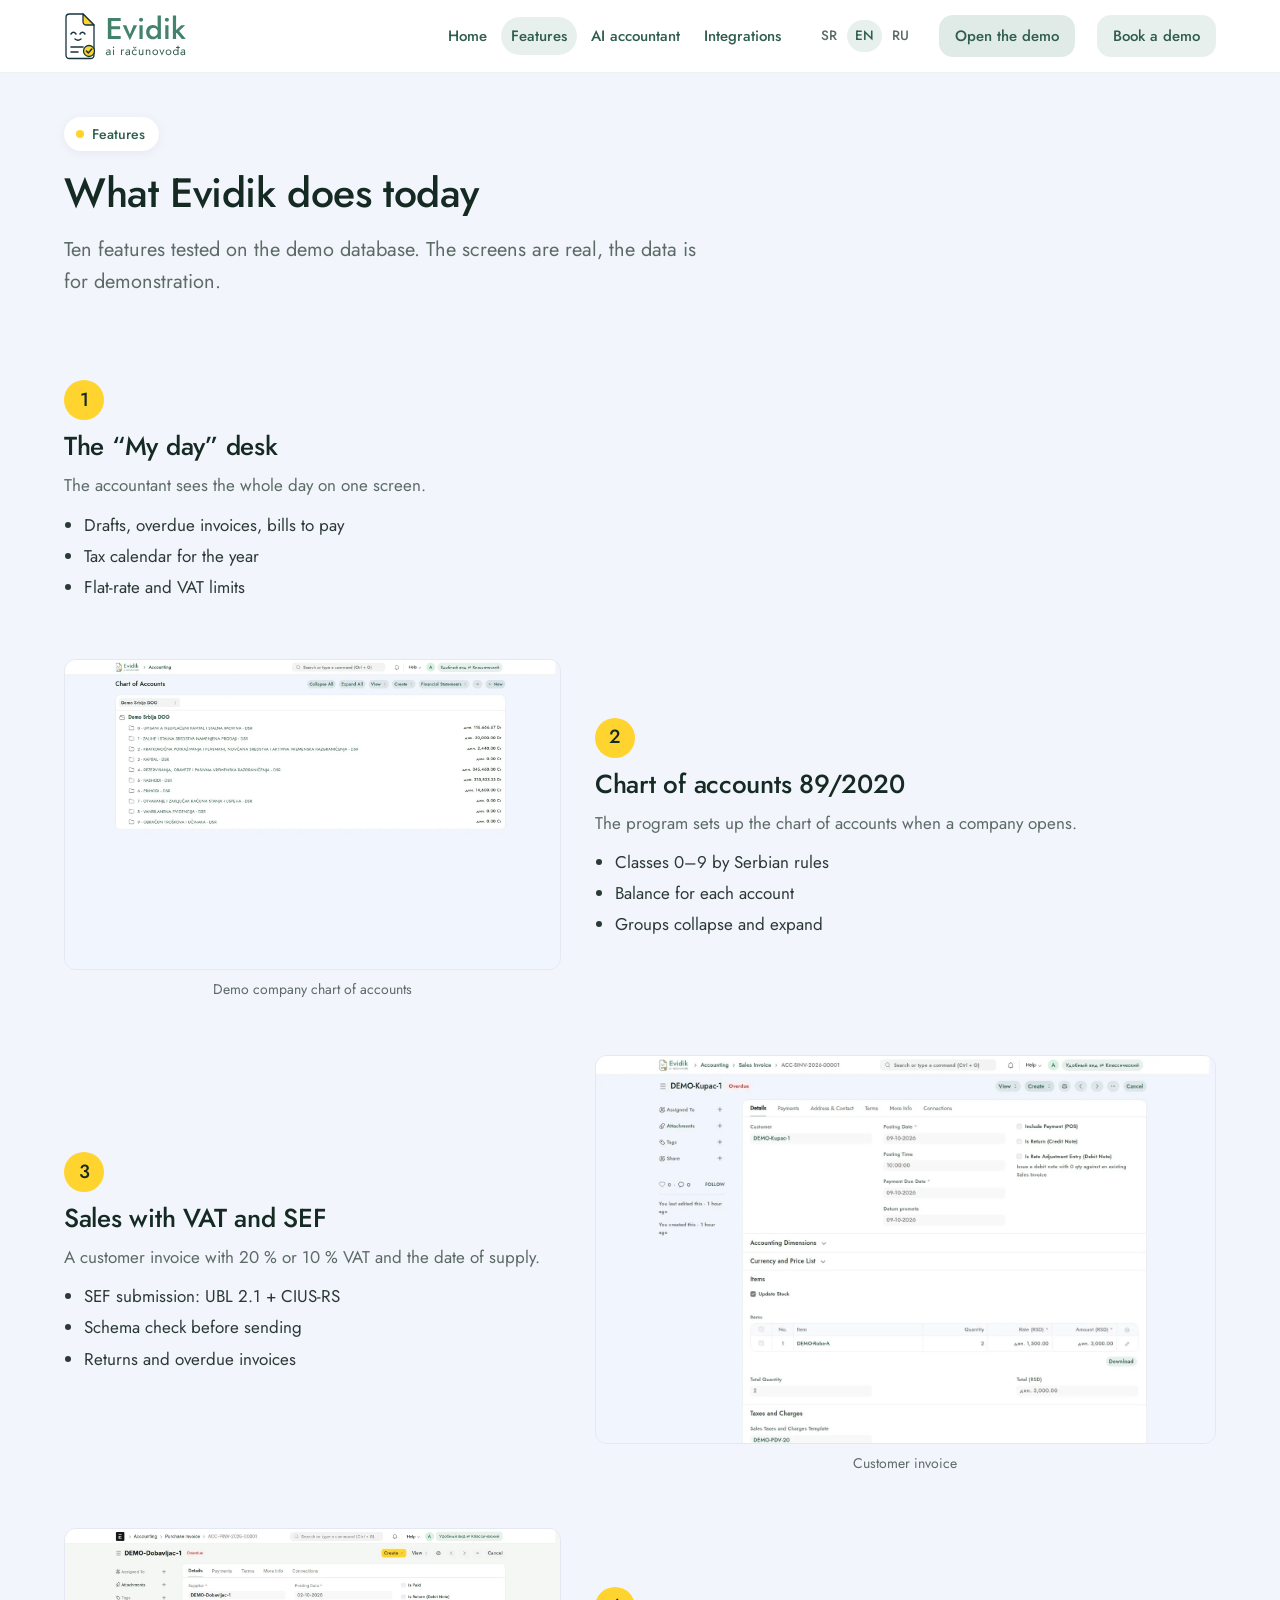
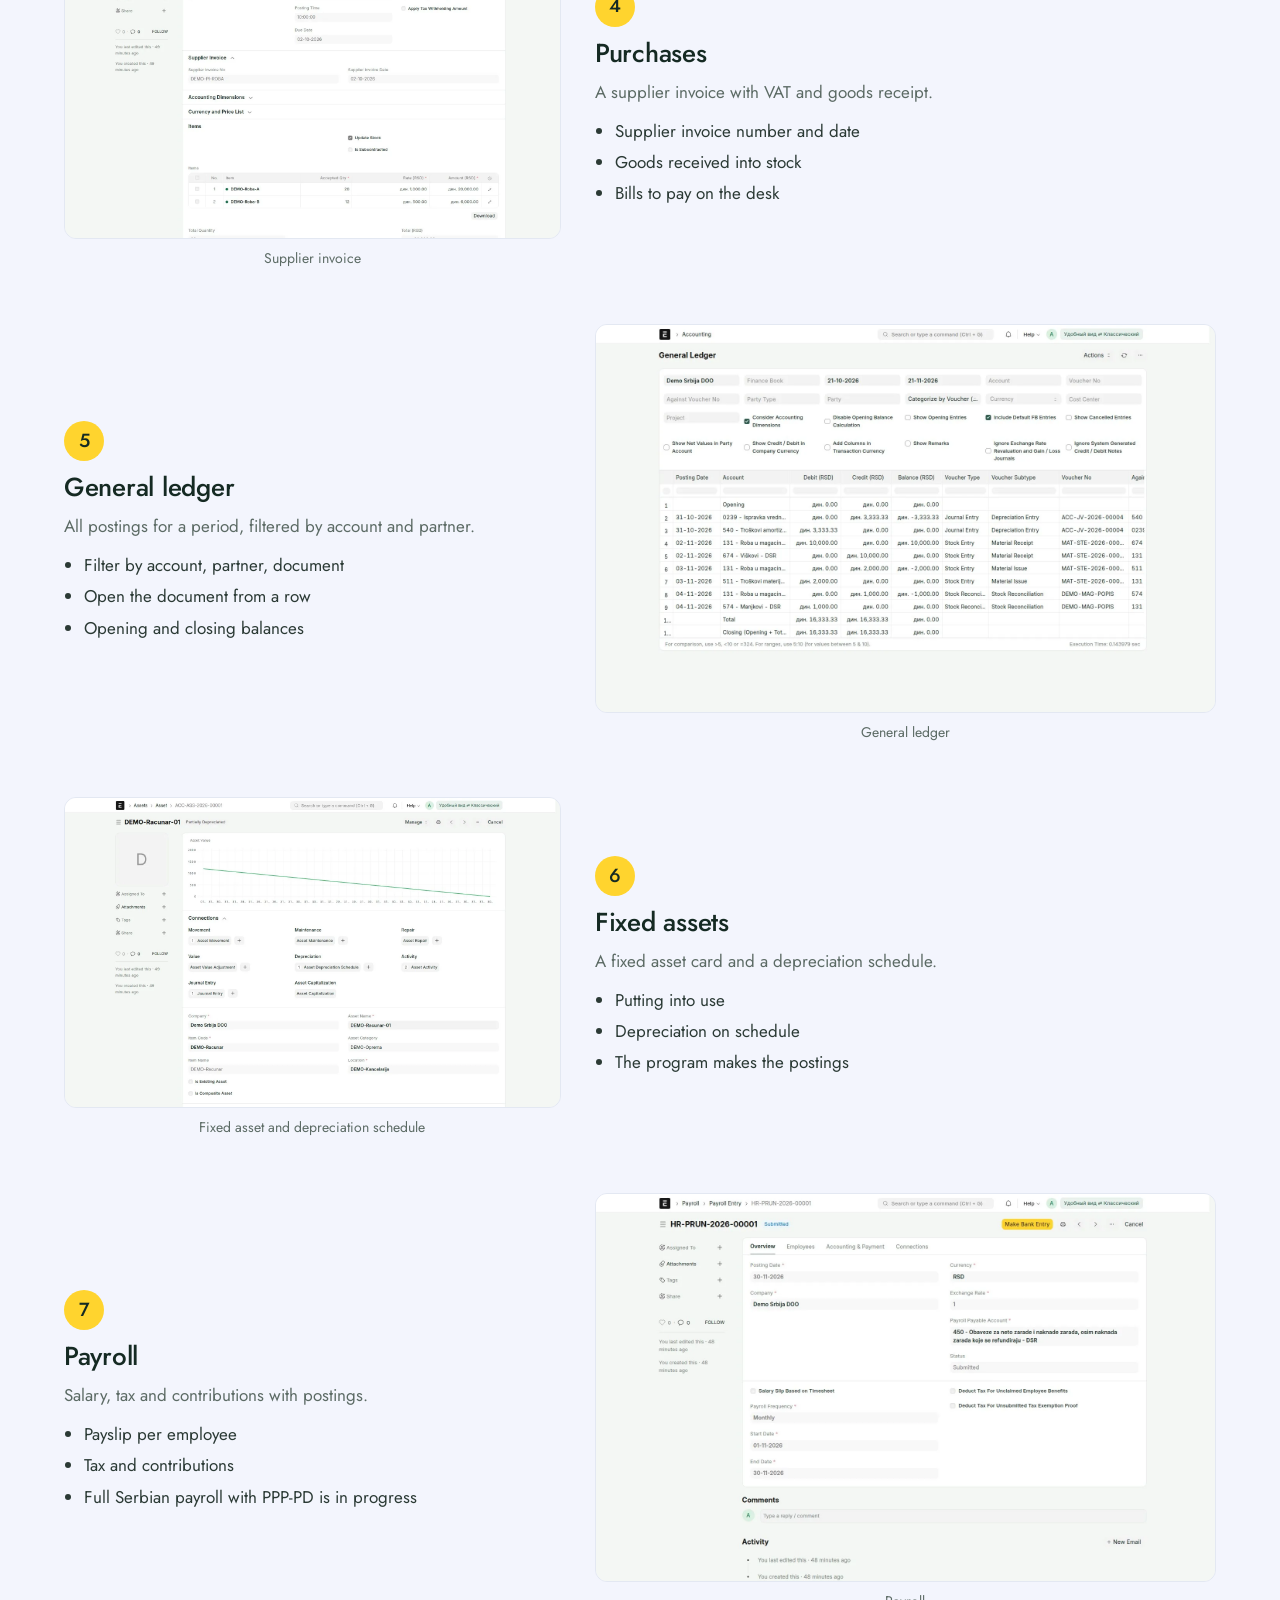
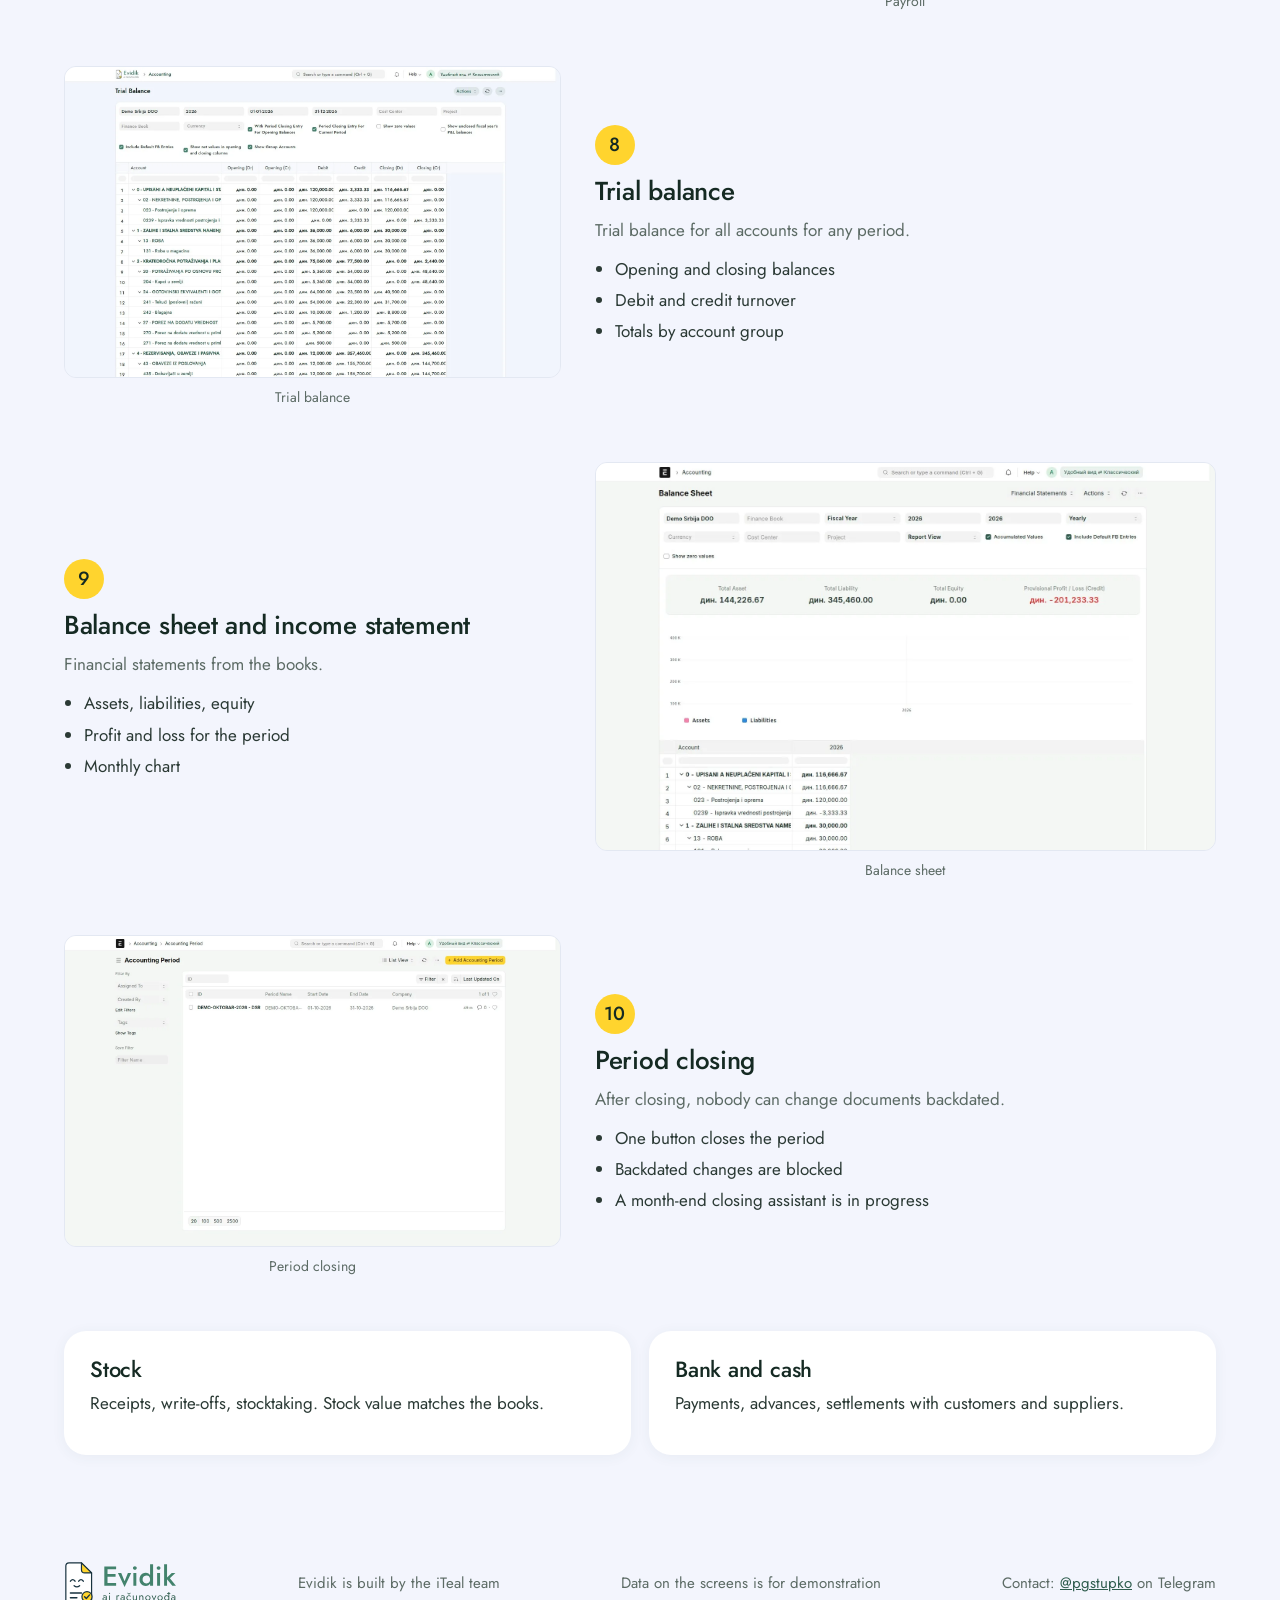
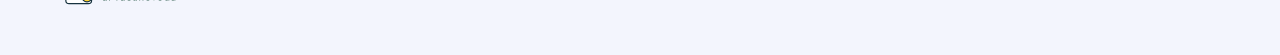
<file: en/mogucnosti.html>
<!doctype html>
<html lang="en"><head><meta charset="utf-8"><meta name="viewport" content="width=device-width,initial-scale=1">
<title>Evidik features — accounting for Serbia</title><meta name="description" content="Chart of accounts 89/2020, sales with VAT and SEF, purchases, payroll, fixed assets, trial balance, financial statements and period closing.">
<link rel="canonical" href="https://evidik.rs/en/mogucnosti.html"><link rel="alternate" hreflang="sr-Latn" href="https://evidik.rs/mogucnosti.html"><link rel="alternate" hreflang="en" href="https://evidik.rs/en/mogucnosti.html"><link rel="alternate" hreflang="ru" href="https://evidik.rs/ru/mogucnosti.html"><link rel="alternate" hreflang="x-default" href="https://evidik.rs/">
<link rel="icon" href="../img/logo.svg" type="image/svg+xml">
<meta property="og:title" content="Evidik features — accounting for Serbia"><meta property="og:description" content="Chart of accounts 89/2020, sales with VAT and SEF, purchases, payroll, fixed assets, trial balance, financial statements and period closing.">
<link rel="preconnect" href="https://fonts.googleapis.com"><link rel="preconnect" href="https://fonts.gstatic.com" crossorigin>
<link rel="stylesheet" href="https://fonts.googleapis.com/css2?family=Jost:wght@400;500&display=swap">
<link rel="stylesheet" href="../style.css"></head>
<body class="">

<header class="top"><div class="wrap"><a class="brand" href="index.html" aria-label="Evidik, home"><img class="lg-img" src="../img/logo.svg" alt="Evidik — ai računovođa" height="48"></a>
<nav class="nav" aria-label="Evidik"><a href="index.html">Home</a><a href="mogucnosti.html" class="on">Features</a><a href="ai-racunovodja.html">AI accountant</a><a href="razmene.html">Integrations</a></nav><span class="lang"><a href="../mogucnosti.html" hreflang="sr-Latn">SR</a><a href="../en/mogucnosti.html" hreflang="en" class="on">EN</a><a href="../ru/mogucnosti.html" hreflang="ru">RU</a></span>
<details class="burger"><summary>Menu</summary><div class="mnav"><a href="index.html">Home</a><a href="mogucnosti.html" class="on">Features</a><a href="ai-racunovodja.html">AI accountant</a><a href="razmene.html">Integrations</a><a href="https://t.me/pgstupko" target="_blank" rel="noopener">Book a demo</a></div></details>
<a class="btn main" href="https://evidik.78-18-1-215.sslip.io/test" target="_blank" rel="noopener">Open the demo</a><a class="btn" href="https://t.me/pgstupko" target="_blank" rel="noopener">Book a demo</a></div></header>
<main><section class="hero" style="padding-bottom:10px"><div class="wrap" style="display:block"><span class="kicker"><i></i>Features</span><h1>What Evidik does today</h1><p class="lead">Ten features tested on the demo database. The screens are real, the data is for demonstration.</p></div></section><section><div class="wrap"><div class="feat" style="grid-template-columns:1fr"><div><span class="num">1</span><h3>The “My day” desk</h3><p>The accountant sees the whole day on one screen.</p><ul><li>Drafts, overdue invoices, bills to pay</li><li>Tax calendar for the year</li><li>Flat-rate and VAT limits</li></ul></div></div><div class="feat"><div><span class="num">2</span><h3>Chart of accounts 89/2020</h3><p>The program sets up the chart of accounts when a company opens.</p><ul><li>Classes 0–9 by Serbian rules</li><li>Balance for each account</li><li>Groups collapse and expand</li></ul></div><figure class="ws-shot"><img src="../img/kontni-okvir.webp" alt="Demo company chart of accounts" loading="lazy"><figcaption>Demo company chart of accounts</figcaption></figure></div><div class="feat"><div><span class="num">3</span><h3>Sales with VAT and SEF</h3><p>A customer invoice with 20 % or 10 % VAT and the date of supply.</p><ul><li>SEF submission: UBL 2.1 + CIUS-RS</li><li>Schema check before sending</li><li>Returns and overdue invoices</li></ul></div><figure class="ws-shot"><img src="../img/prodaja.webp" alt="Customer invoice" loading="lazy"><figcaption>Customer invoice</figcaption></figure></div><div class="feat"><div><span class="num">4</span><h3>Purchases</h3><p>A supplier invoice with VAT and goods receipt.</p><ul><li>Supplier invoice number and date</li><li>Goods received into stock</li><li>Bills to pay on the desk</li></ul></div><figure class="ws-shot"><img src="../img/zakupka.webp" alt="Supplier invoice" loading="lazy"><figcaption>Supplier invoice</figcaption></figure></div><div class="feat"><div><span class="num">5</span><h3>General ledger</h3><p>All postings for a period, filtered by account and partner.</p><ul><li>Filter by account, partner, document</li><li>Open the document from a row</li><li>Opening and closing balances</li></ul></div><figure class="ws-shot"><img src="../img/glavna-knjiga.webp" alt="General ledger" loading="lazy"><figcaption>General ledger</figcaption></figure></div><div class="feat"><div><span class="num">6</span><h3>Fixed assets</h3><p>A fixed asset card and a depreciation schedule.</p><ul><li>Putting into use</li><li>Depreciation on schedule</li><li>The program makes the postings</li></ul></div><figure class="ws-shot"><img src="../img/osnovna-sredstva.webp" alt="Fixed asset and depreciation schedule" loading="lazy"><figcaption>Fixed asset and depreciation schedule</figcaption></figure></div><div class="feat"><div><span class="num">7</span><h3>Payroll</h3><p>Salary, tax and contributions with postings.</p><ul><li>Payslip per employee</li><li>Tax and contributions</li><li>Full Serbian payroll with PPP-PD is in progress</li></ul></div><figure class="ws-shot"><img src="../img/zarada.webp" alt="Payroll" loading="lazy"><figcaption>Payroll</figcaption></figure></div><div class="feat"><div><span class="num">8</span><h3>Trial balance</h3><p>Trial balance for all accounts for any period.</p><ul><li>Opening and closing balances</li><li>Debit and credit turnover</li><li>Totals by account group</li></ul></div><figure class="ws-shot"><img src="../img/osv.webp" alt="Trial balance" loading="lazy"><figcaption>Trial balance</figcaption></figure></div><div class="feat"><div><span class="num">9</span><h3>Balance sheet and income statement</h3><p>Financial statements from the books.</p><ul><li>Assets, liabilities, equity</li><li>Profit and loss for the period</li><li>Monthly chart</li></ul></div><figure class="ws-shot"><img src="../img/bilans.webp" alt="Balance sheet" loading="lazy"><figcaption>Balance sheet</figcaption></figure></div><div class="feat"><div><span class="num">10</span><h3>Period closing</h3><p>After closing, nobody can change documents backdated.</p><ul><li>One button closes the period</li><li>Backdated changes are blocked</li><li>A month-end closing assistant is in progress</li></ul></div><figure class="ws-shot"><img src="../img/zatvaranje.webp" alt="Period closing" loading="lazy"><figcaption>Period closing</figcaption></figure></div><div class="grid g2" style="margin-bottom:20px"><div class="card"><h3>Stock</h3><p>Receipts, write-offs, stocktaking. Stock value matches the books.</p></div><div class="card"><h3>Bank and cash</h3><p>Payments, advances, settlements with customers and suppliers.</p></div></div></div></section></main>
<footer><div class="wrap"><a class="brand" href="index.html"><img class="lg-img" src="../img/logo.svg" alt="Evidik" height="44"></a><span>Evidik is built by the iTeal team</span><span>Data on the screens is for demonstration</span><span>Contact: <a href="https://t.me/pgstupko">@pgstupko</a> on Telegram</span></div></footer>
<div id="lb" aria-hidden="true"><img alt=""></div>
<script>(function(){var b=document.getElementById("lb"),i=b.querySelector("img");document.addEventListener("click",function(e){var t=e.target;if(t.matches&&t.matches(".ws-shot img")){i.src=t.currentSrc||t.src;i.alt=t.alt;b.classList.add("on")}else if(b.contains(t)){b.classList.remove("on")}});document.addEventListener("keydown",function(e){if(e.key==="Escape")b.classList.remove("on")})})();</script>
</body></html>
</file>
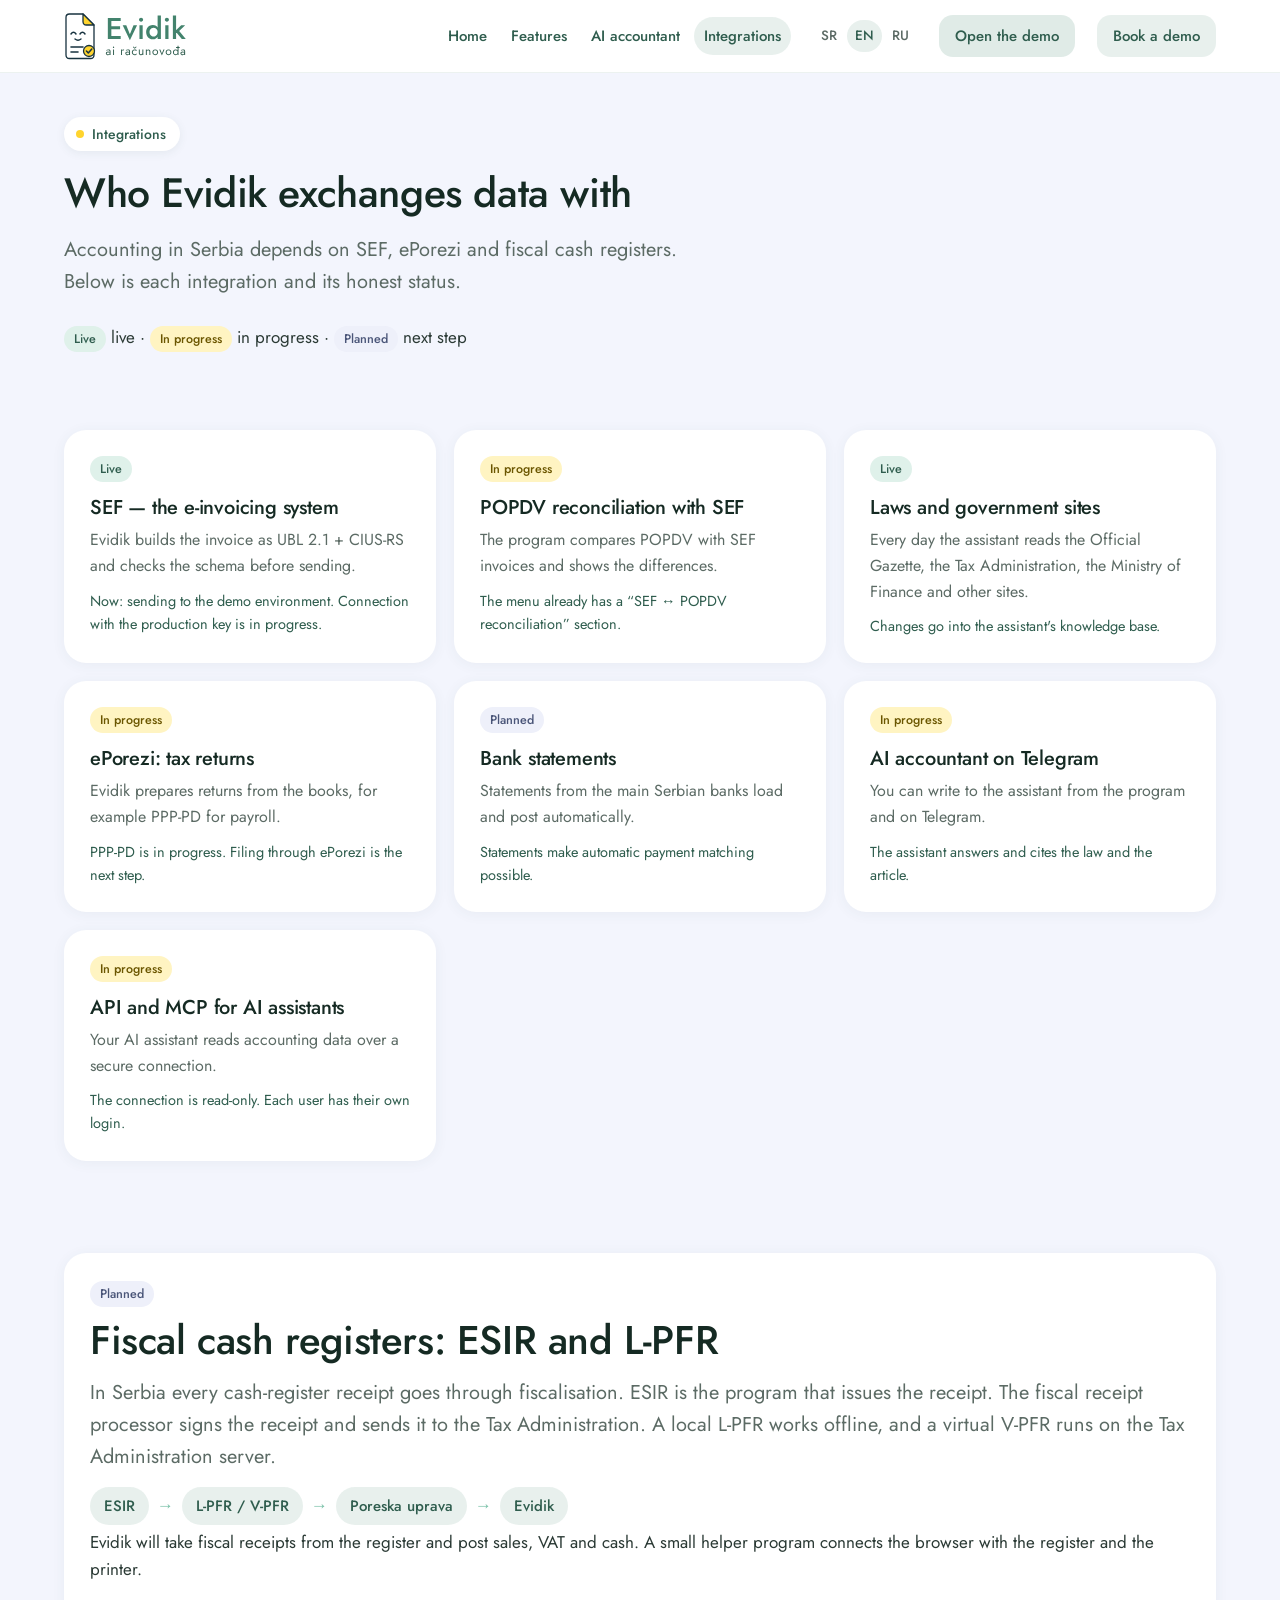
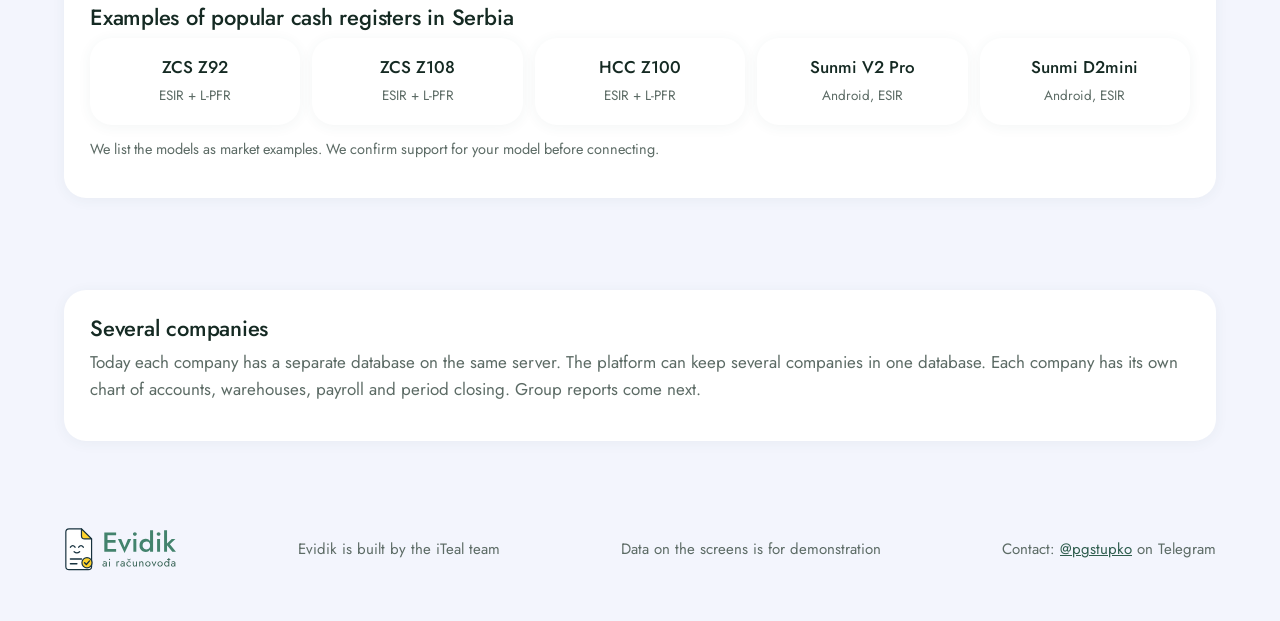
<file: en/razmene.html>
<!doctype html>
<html lang="en"><head><meta charset="utf-8"><meta name="viewport" content="width=device-width,initial-scale=1">
<title>Evidik integrations: SEF, ePorezi, banks, cash registers</title><meta name="description" content="SEF invoice submission, POPDV reconciliation, ePorezi, bank statements, ESIR and L-PFR fiscal cash registers, the AI accountant on Telegram and an API.">
<link rel="canonical" href="https://evidik.rs/en/razmene.html"><link rel="alternate" hreflang="sr-Latn" href="https://evidik.rs/razmene.html"><link rel="alternate" hreflang="en" href="https://evidik.rs/en/razmene.html"><link rel="alternate" hreflang="ru" href="https://evidik.rs/ru/razmene.html"><link rel="alternate" hreflang="x-default" href="https://evidik.rs/">
<link rel="icon" href="../img/logo.svg" type="image/svg+xml">
<meta property="og:title" content="Evidik integrations: SEF, ePorezi, banks, cash registers"><meta property="og:description" content="SEF invoice submission, POPDV reconciliation, ePorezi, bank statements, ESIR and L-PFR fiscal cash registers, the AI accountant on Telegram and an API.">
<link rel="preconnect" href="https://fonts.googleapis.com"><link rel="preconnect" href="https://fonts.gstatic.com" crossorigin>
<link rel="stylesheet" href="https://fonts.googleapis.com/css2?family=Jost:wght@400;500&display=swap">
<link rel="stylesheet" href="../style.css"></head>
<body class="">

<header class="top"><div class="wrap"><a class="brand" href="index.html" aria-label="Evidik, home"><img class="lg-img" src="../img/logo.svg" alt="Evidik — ai računovođa" height="48"></a>
<nav class="nav" aria-label="Evidik"><a href="index.html">Home</a><a href="mogucnosti.html">Features</a><a href="ai-racunovodja.html">AI accountant</a><a href="razmene.html" class="on">Integrations</a></nav><span class="lang"><a href="../razmene.html" hreflang="sr-Latn">SR</a><a href="../en/razmene.html" hreflang="en" class="on">EN</a><a href="../ru/razmene.html" hreflang="ru">RU</a></span>
<details class="burger"><summary>Menu</summary><div class="mnav"><a href="index.html">Home</a><a href="mogucnosti.html">Features</a><a href="ai-racunovodja.html">AI accountant</a><a href="razmene.html" class="on">Integrations</a><a href="https://t.me/pgstupko" target="_blank" rel="noopener">Book a demo</a></div></details>
<a class="btn main" href="https://evidik.78-18-1-215.sslip.io/test" target="_blank" rel="noopener">Open the demo</a><a class="btn" href="https://t.me/pgstupko" target="_blank" rel="noopener">Book a demo</a></div></header>
<main><section class="hero" style="padding-bottom:10px"><div class="wrap" style="display:block"><span class="kicker"><i></i>Integrations</span><h1>Who Evidik exchanges data with</h1><p class="lead">Accounting in Serbia depends on SEF, ePorezi and fiscal cash registers. Below is each integration and its honest status.</p><p style="margin-top:14px"><span class="st s-ok">Live</span> live · <span class="st s-wip">In progress</span> in progress · <span class="st s-plan">Planned</span> next step</p></div></section><section class="ex"><div class="wrap"><div class="grid g3"><div class="card"><span class="st s-ok">Live</span><h3>SEF — the e-invoicing system</h3><p>Evidik builds the invoice as UBL 2.1 + CIUS-RS and checks the schema before sending.</p><div class="how">Now: sending to the demo environment. Connection with the production key is in progress.</div></div><div class="card"><span class="st s-wip">In progress</span><h3>POPDV reconciliation with SEF</h3><p>The program compares POPDV with SEF invoices and shows the differences.</p><div class="how">The menu already has a “SEF ↔ POPDV reconciliation” section.</div></div><div class="card"><span class="st s-ok">Live</span><h3>Laws and government sites</h3><p>Every day the assistant reads the Official Gazette, the Tax Administration, the Ministry of Finance and other sites.</p><div class="how">Changes go into the assistant's knowledge base.</div></div><div class="card"><span class="st s-wip">In progress</span><h3>ePorezi: tax returns</h3><p>Evidik prepares returns from the books, for example PPP-PD for payroll.</p><div class="how">PPP-PD is in progress. Filing through ePorezi is the next step.</div></div><div class="card"><span class="st s-plan">Planned</span><h3>Bank statements</h3><p>Statements from the main Serbian banks load and post automatically.</p><div class="how">Statements make automatic payment matching possible.</div></div><div class="card"><span class="st s-wip">In progress</span><h3>AI accountant on Telegram</h3><p>You can write to the assistant from the program and on Telegram.</p><div class="how">The assistant answers and cites the law and the article.</div></div><div class="card"><span class="st s-wip">In progress</span><h3>API and MCP for AI assistants</h3><p>Your AI assistant reads accounting data over a secure connection.</p><div class="how">The connection is read-only. Each user has their own login.</div></div></div></div></section><section><div class="wrap"><div class="card"><span class="st s-plan">Planned</span><h2>Fiscal cash registers: ESIR and L-PFR</h2><p class="lead" style="max-width:none">In Serbia every cash-register receipt goes through fiscalisation. ESIR is the program that issues the receipt. The fiscal receipt processor signs the receipt and sends it to the Tax Administration. A local L-PFR works offline, and a virtual V-PFR runs on the Tax Administration server.</p><div class="kflow"><span>ESIR</span><i>→</i><span>L-PFR / V-PFR</span><i>→</i><span>Poreska uprava</span><i>→</i><span>Evidik</span></div><p>Evidik will take fiscal receipts from the register and post sales, VAT and cash. A small helper program connects the browser with the register and the printer.</p><h3 style="margin-top:22px">Examples of popular cash registers in Serbia</h3><div class="kase"><div class=card><b>ZCS Z92</b><small>ESIR + L-PFR</small></div><div class=card><b>ZCS Z108</b><small>ESIR + L-PFR</small></div><div class=card><b>HCC Z100</b><small>ESIR + L-PFR</small></div><div class=card><b>Sunmi V2 Pro</b><small>Android, ESIR</small></div><div class=card><b>Sunmi D2mini</b><small>Android, ESIR</small></div></div><p class="note" style="margin-top:12px;color:var(--mut);font-size:14.5px">We list the models as market examples. We confirm support for your model before connecting.</p></div></div></section><section><div class="wrap"><div class="card"><h3>Several companies</h3><p style="color:var(--mut)">Today each company has a separate database on the same server. The platform can keep several companies in one database. Each company has its own chart of accounts, warehouses, payroll and period closing. Group reports come next.</p></div></div></section></main>
<footer><div class="wrap"><a class="brand" href="index.html"><img class="lg-img" src="../img/logo.svg" alt="Evidik" height="44"></a><span>Evidik is built by the iTeal team</span><span>Data on the screens is for demonstration</span><span>Contact: <a href="https://t.me/pgstupko">@pgstupko</a> on Telegram</span></div></footer>
<div id="lb" aria-hidden="true"><img alt=""></div>
<script>(function(){var b=document.getElementById("lb"),i=b.querySelector("img");document.addEventListener("click",function(e){var t=e.target;if(t.matches&&t.matches(".ws-shot img")){i.src=t.currentSrc||t.src;i.alt=t.alt;b.classList.add("on")}else if(b.contains(t)){b.classList.remove("on")}});document.addEventListener("keydown",function(e){if(e.key==="Escape")b.classList.remove("on")})})();</script>
</body></html>
</file>
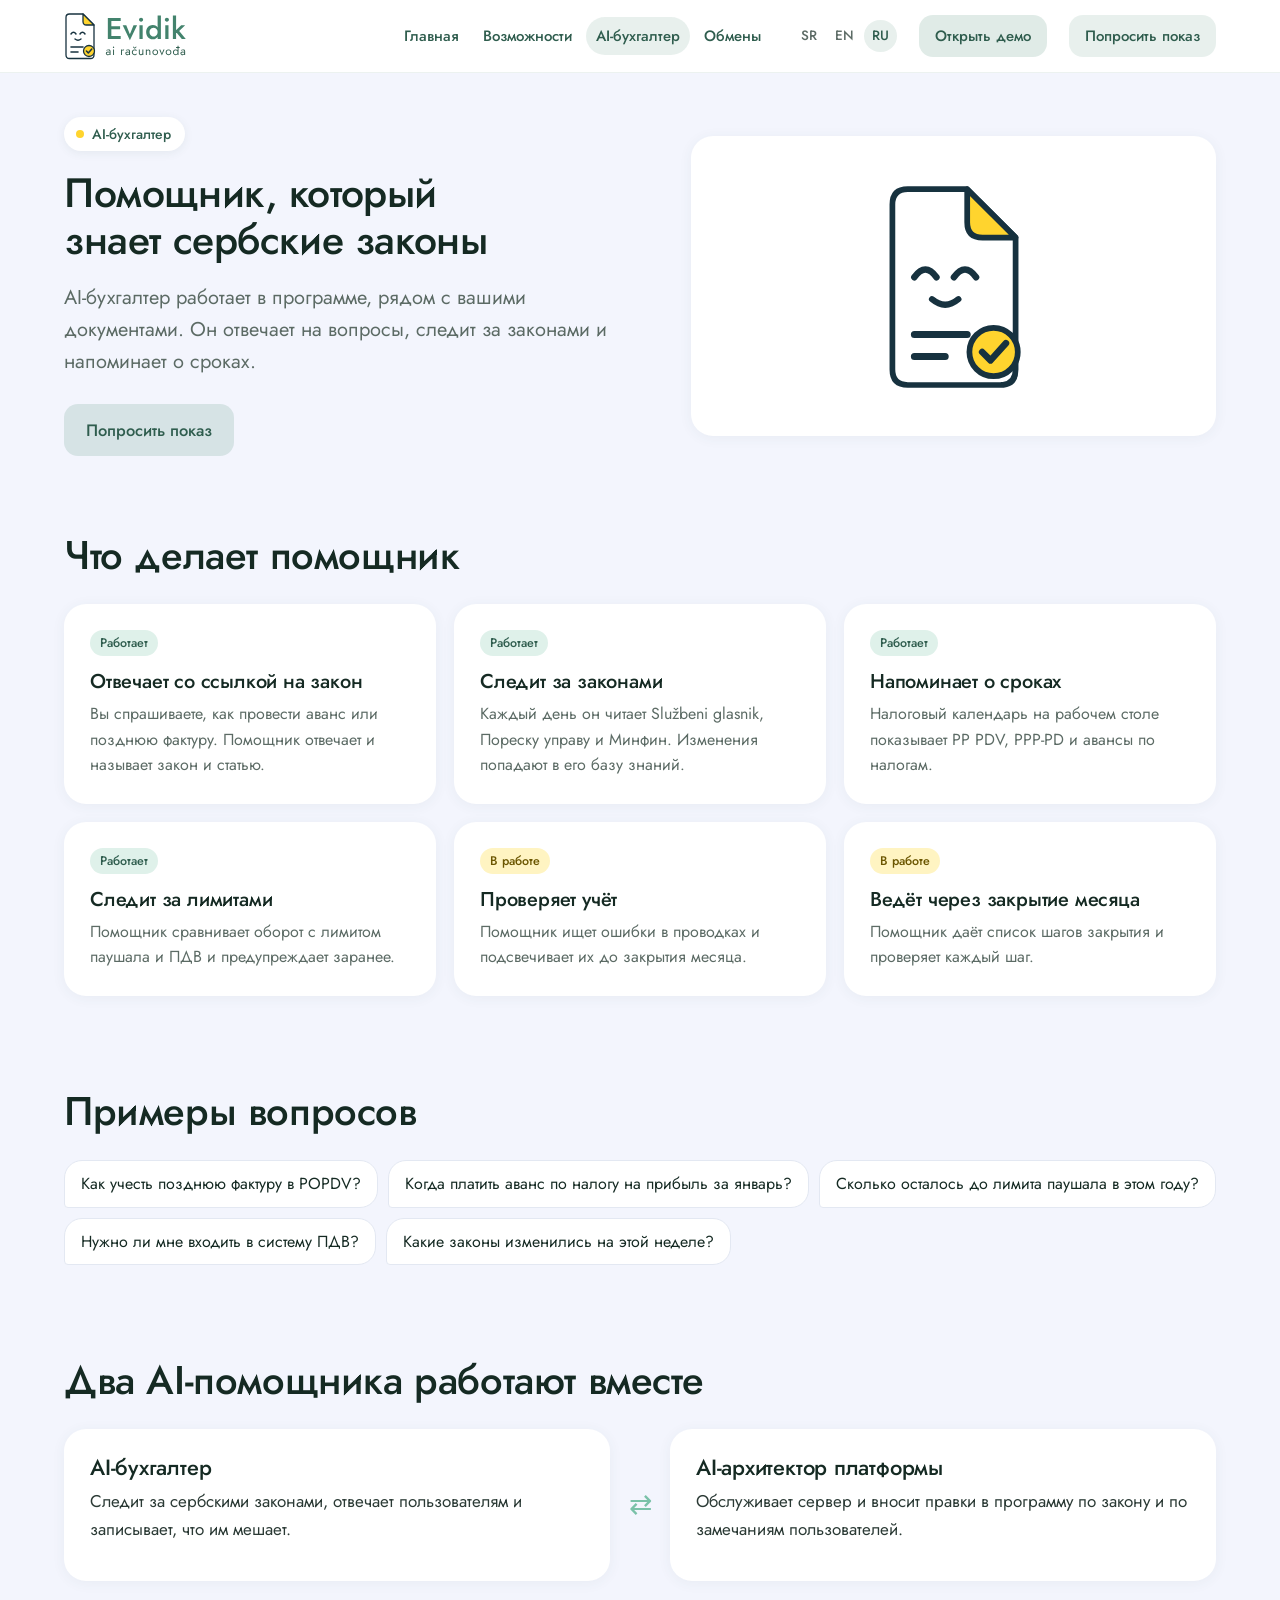
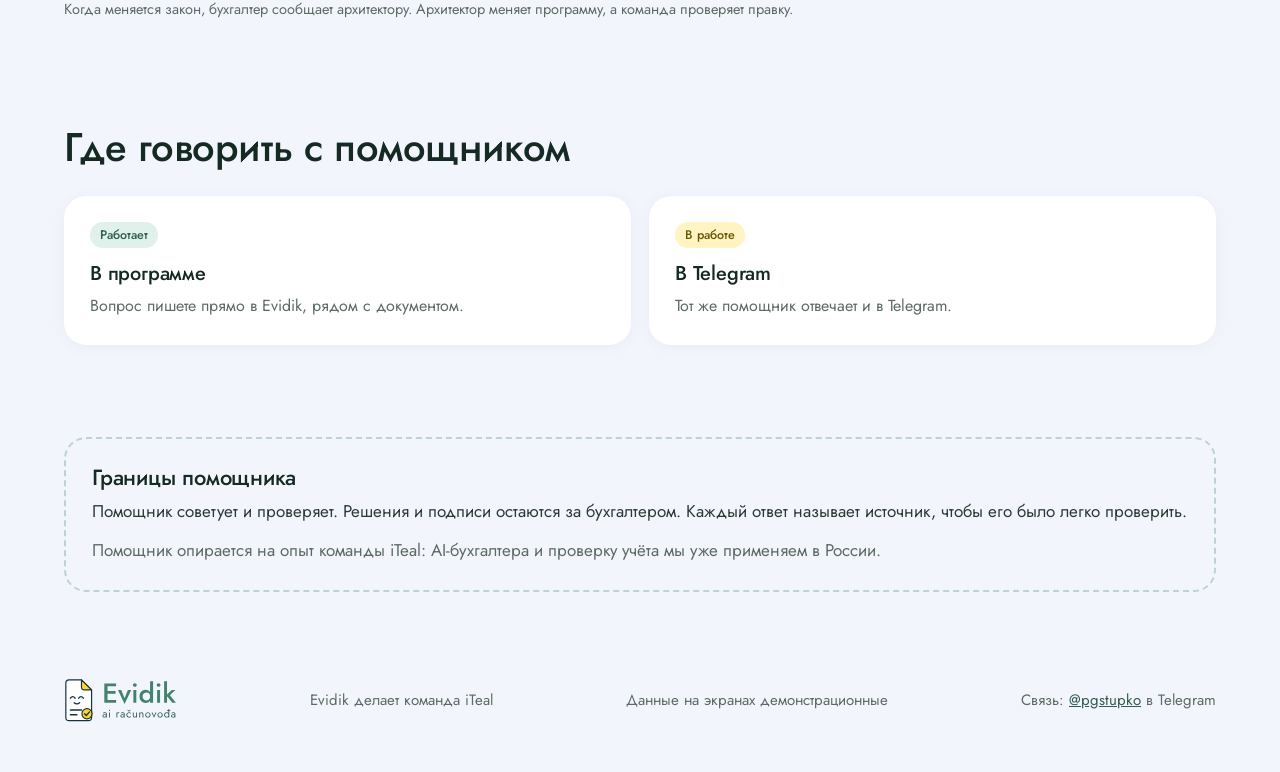
<file: ru/ai-racunovodja.html>
<!doctype html>
<html lang="ru"><head><meta charset="utf-8"><meta name="viewport" content="width=device-width,initial-scale=1">
<title>AI-бухгалтер в Evidik</title><meta name="description" content="AI-бухгалтер отвечает на вопросы по сербскому учёту со ссылкой на закон и статью, следит за Službeni glasnik и напоминает о сроках.">
<link rel="canonical" href="https://evidik.rs/ru/ai-racunovodja.html"><link rel="alternate" hreflang="sr-Latn" href="https://evidik.rs/ai-racunovodja.html"><link rel="alternate" hreflang="en" href="https://evidik.rs/en/ai-racunovodja.html"><link rel="alternate" hreflang="ru" href="https://evidik.rs/ru/ai-racunovodja.html"><link rel="alternate" hreflang="x-default" href="https://evidik.rs/">
<link rel="icon" href="../img/logo.svg" type="image/svg+xml">
<meta property="og:title" content="AI-бухгалтер в Evidik"><meta property="og:description" content="AI-бухгалтер отвечает на вопросы по сербскому учёту со ссылкой на закон и статью, следит за Službeni glasnik и напоминает о сроках.">
<link rel="preconnect" href="https://fonts.googleapis.com"><link rel="preconnect" href="https://fonts.gstatic.com" crossorigin>
<link rel="stylesheet" href="https://fonts.googleapis.com/css2?family=Jost:wght@400;500&display=swap">
<link rel="stylesheet" href="../style.css"></head>
<body class="">

<header class="top"><div class="wrap"><a class="brand" href="index.html" aria-label="Evidik, на главную"><img class="lg-img" src="../img/logo.svg" alt="Evidik — ai računovođa" height="48"></a>
<nav class="nav" aria-label="Evidik"><a href="index.html">Главная</a><a href="mogucnosti.html">Возможности</a><a href="ai-racunovodja.html" class="on">AI-бухгалтер</a><a href="razmene.html">Обмены</a></nav><span class="lang"><a href="../ai-racunovodja.html" hreflang="sr-Latn">SR</a><a href="../en/ai-racunovodja.html" hreflang="en">EN</a><a href="../ru/ai-racunovodja.html" hreflang="ru" class="on">RU</a></span>
<details class="burger"><summary>Меню</summary><div class="mnav"><a href="index.html">Главная</a><a href="mogucnosti.html">Возможности</a><a href="ai-racunovodja.html" class="on">AI-бухгалтер</a><a href="razmene.html">Обмены</a><a href="https://t.me/pgstupko" target="_blank" rel="noopener">Попросить показ</a></div></details>
<a class="btn main" href="https://evidik.78-18-1-215.sslip.io/test" target="_blank" rel="noopener">Открыть демо</a><a class="btn" href="https://t.me/pgstupko" target="_blank" rel="noopener">Попросить показ</a></div></header>
<main><section class="hero"><div class="wrap"><div><span class="kicker"><i></i>AI-бухгалтер</span><h1>Помощник, который знает сербские законы</h1><p class="lead">AI-бухгалтер работает в программе, рядом с вашими документами. Он отвечает на вопросы, следит за законами и напоминает о сроках.</p><div class="cta"><a class="btn main" href="https://t.me/pgstupko" target="_blank" rel="noopener">Попросить показ</a></div></div><div class="card" style="display:grid;place-items:center;padding:40px"><svg style="width:180px;height:220px" viewBox="16 0 72 100" aria-hidden="true"><g fill="#fff" stroke="#17323f" stroke-width="2.6" stroke-linecap="round" stroke-linejoin="round"><path d="M31 6 H58 L80 28 V88 Q80 95 73 95 H31 Q24 95 24 88 V13 Q24 6 31 6 Z"/><path d="M58 6 V21 Q58 28 65 28 H80 Z" fill="#ffd42e"/><path d="M34 46 q5 -7 10 0 M52 46 q5 -7 10 0" fill="none" stroke-width="3"/><path d="M42 56 q6 5 12 0" fill="none" stroke-width="2.8"/><path d="M34 72 H58 M34 82 H48" fill="none" stroke-width="3.2"/><circle cx="70" cy="80" r="11" fill="#ffd42e"><animate attributeName="r" values="11;13;11;11" keyTimes="0;.1;.2;1" dur="2.4s" repeatCount="indefinite"/></circle><path d="M64.8 80 L68.6 83.8 L75.6 76" fill="none" stroke-width="3"/></g></svg></div></div></section><section class="ex"><div class="wrap"><div class="sec-head"><h2>Что делает помощник</h2></div><div class="grid g3"><div class="card"><span class="st s-ok">Работает</span><h3>Отвечает со ссылкой на закон</h3><p>Вы спрашиваете, как провести аванс или позднюю фактуру. Помощник отвечает и называет закон и статью.</p></div><div class="card"><span class="st s-ok">Работает</span><h3>Следит за законами</h3><p>Каждый день он читает Službeni glasnik, Пореску управу и Минфин. Изменения попадают в его базу знаний.</p></div><div class="card"><span class="st s-ok">Работает</span><h3>Напоминает о сроках</h3><p>Налоговый календарь на рабочем столе показывает PP PDV, PPP-PD и авансы по налогам.</p></div><div class="card"><span class="st s-ok">Работает</span><h3>Следит за лимитами</h3><p>Помощник сравнивает оборот с лимитом паушала и ПДВ и предупреждает заранее.</p></div><div class="card"><span class="st s-wip">В работе</span><h3>Проверяет учёт</h3><p>Помощник ищет ошибки в проводках и подсвечивает их до закрытия месяца.</p></div><div class="card"><span class="st s-wip">В работе</span><h3>Ведёт через закрытие месяца</h3><p>Помощник даёт список шагов закрытия и проверяет каждый шаг.</p></div></div></div></section><section><div class="wrap"><div class="sec-head"><h2>Примеры вопросов</h2></div><div class="asks"><span>Как учесть позднюю фактуру в POPDV?</span><span>Когда платить аванс по налогу на прибыль за январь?</span><span>Сколько осталось до лимита паушала в этом году?</span><span>Нужно ли мне входить в систему ПДВ?</span><span>Какие законы изменились на этой неделе?</span></div></div></section><section><div class="wrap"><div class="sec-head"><h2>Два AI-помощника работают вместе</h2></div><div class="duo"><div class="card"><h3>AI-бухгалтер</h3><p>Следит за сербскими законами, отвечает пользователям и записывает, что им мешает.</p></div><div class="arr">⇄</div><div class="card"><h3>AI-архитектор платформы</h3><p>Обслуживает сервер и вносит правки в программу по закону и по замечаниям пользователей.</p></div></div><p class="note" style="margin-top:16px;color:var(--mut)">Когда меняется закон, бухгалтер сообщает архитектору. Архитектор меняет программу, а команда проверяет правку.</p></div></section><section class="ex"><div class="wrap"><div class="sec-head"><h2>Где говорить с помощником</h2></div><div class="grid g2"><div class="card"><span class="st s-ok">Работает</span><h3>В программе</h3><p>Вопрос пишете прямо в Evidik, рядом с документом.</p></div><div class="card"><span class="st s-wip">В работе</span><h3>В Telegram</h3><p>Тот же помощник отвечает и в Telegram.</p></div></div></div></section><section><div class="wrap"><div class="card wip-box"><h3>Границы помощника</h3><p>Помощник советует и проверяет. Решения и подписи остаются за бухгалтером. Каждый ответ называет источник, чтобы его было легко проверить.</p><p style="color:var(--mut);margin:0">Помощник опирается на опыт команды iTeal: AI-бухгалтера и проверку учёта мы уже применяем в России.</p></div></div></section></main>
<footer><div class="wrap"><a class="brand" href="index.html"><img class="lg-img" src="../img/logo.svg" alt="Evidik" height="44"></a><span>Evidik делает команда iTeal</span><span>Данные на экранах демонстрационные</span><span>Связь: <a href="https://t.me/pgstupko">@pgstupko</a> в Telegram</span></div></footer>
<div id="lb" aria-hidden="true"><img alt=""></div>
<script>(function(){var b=document.getElementById("lb"),i=b.querySelector("img");document.addEventListener("click",function(e){var t=e.target;if(t.matches&&t.matches(".ws-shot img")){i.src=t.currentSrc||t.src;i.alt=t.alt;b.classList.add("on")}else if(b.contains(t)){b.classList.remove("on")}});document.addEventListener("keydown",function(e){if(e.key==="Escape")b.classList.remove("on")})})();</script>
</body></html>
</file>
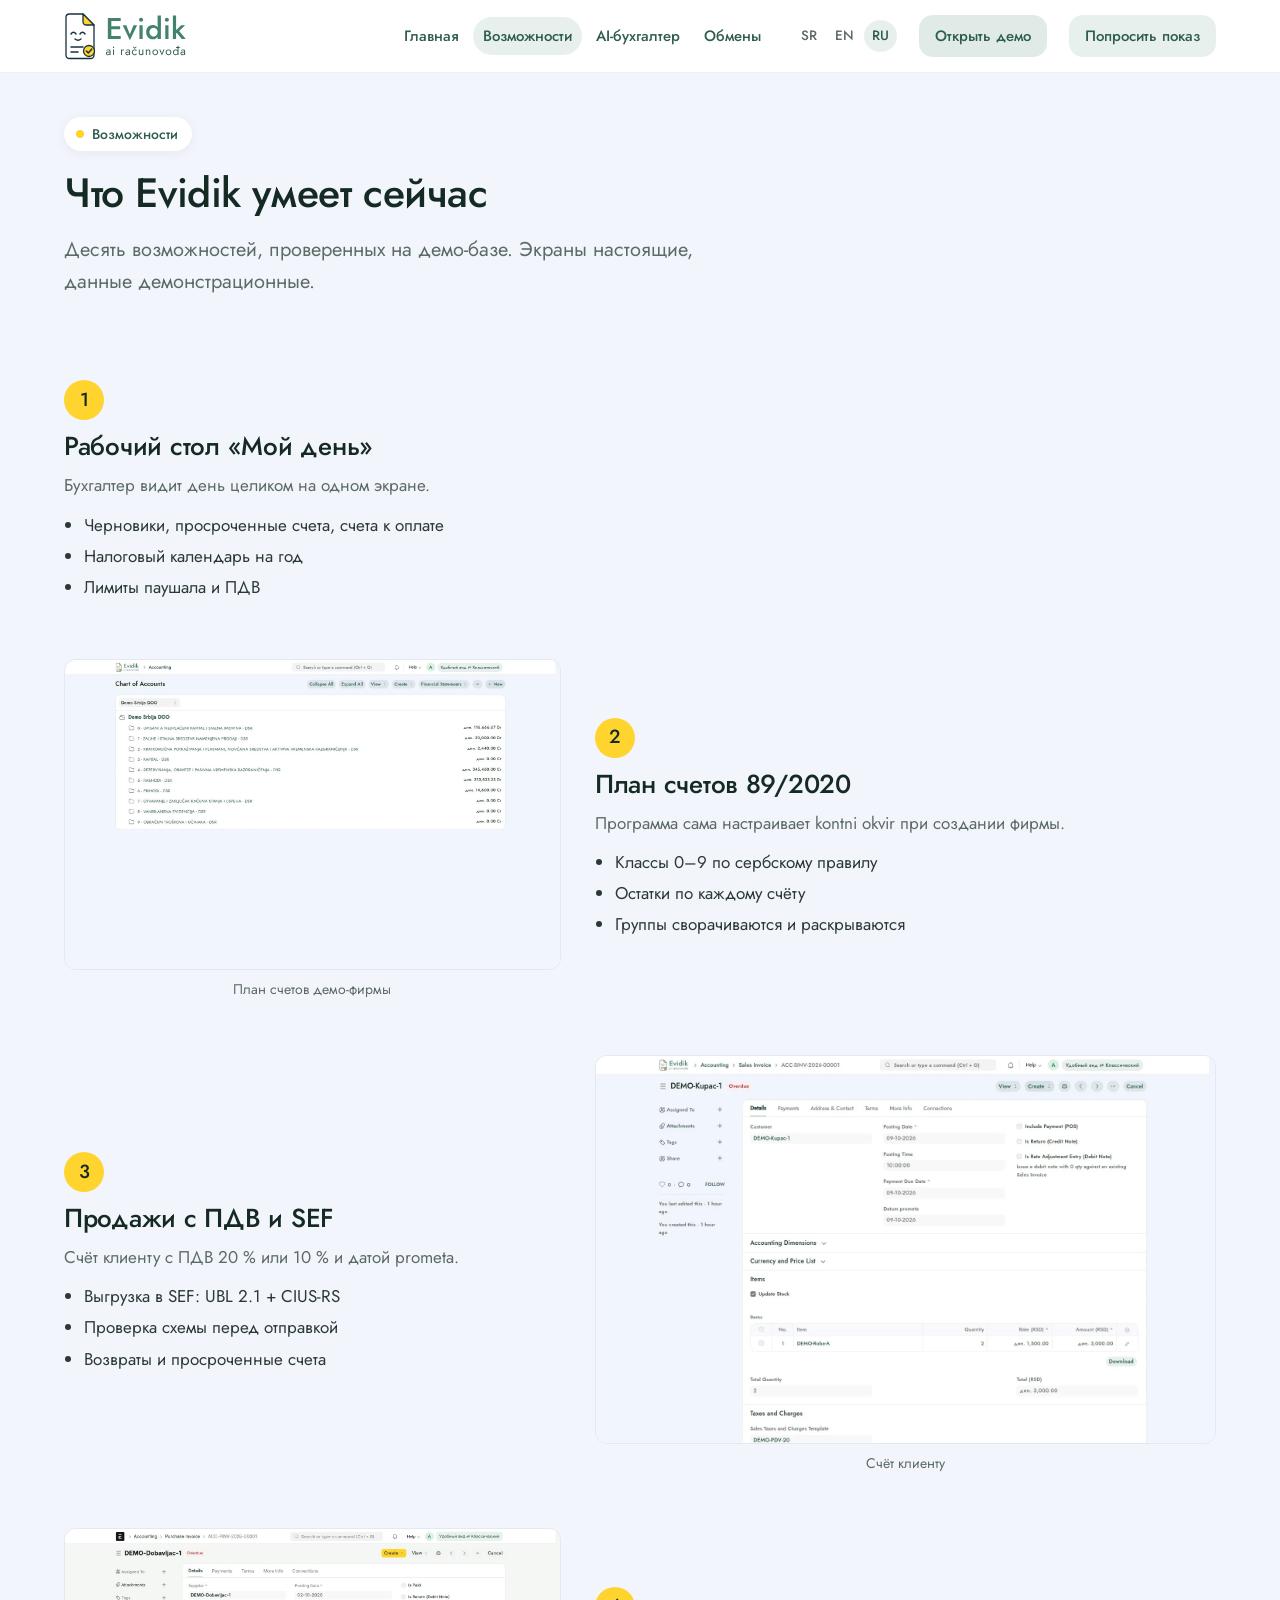
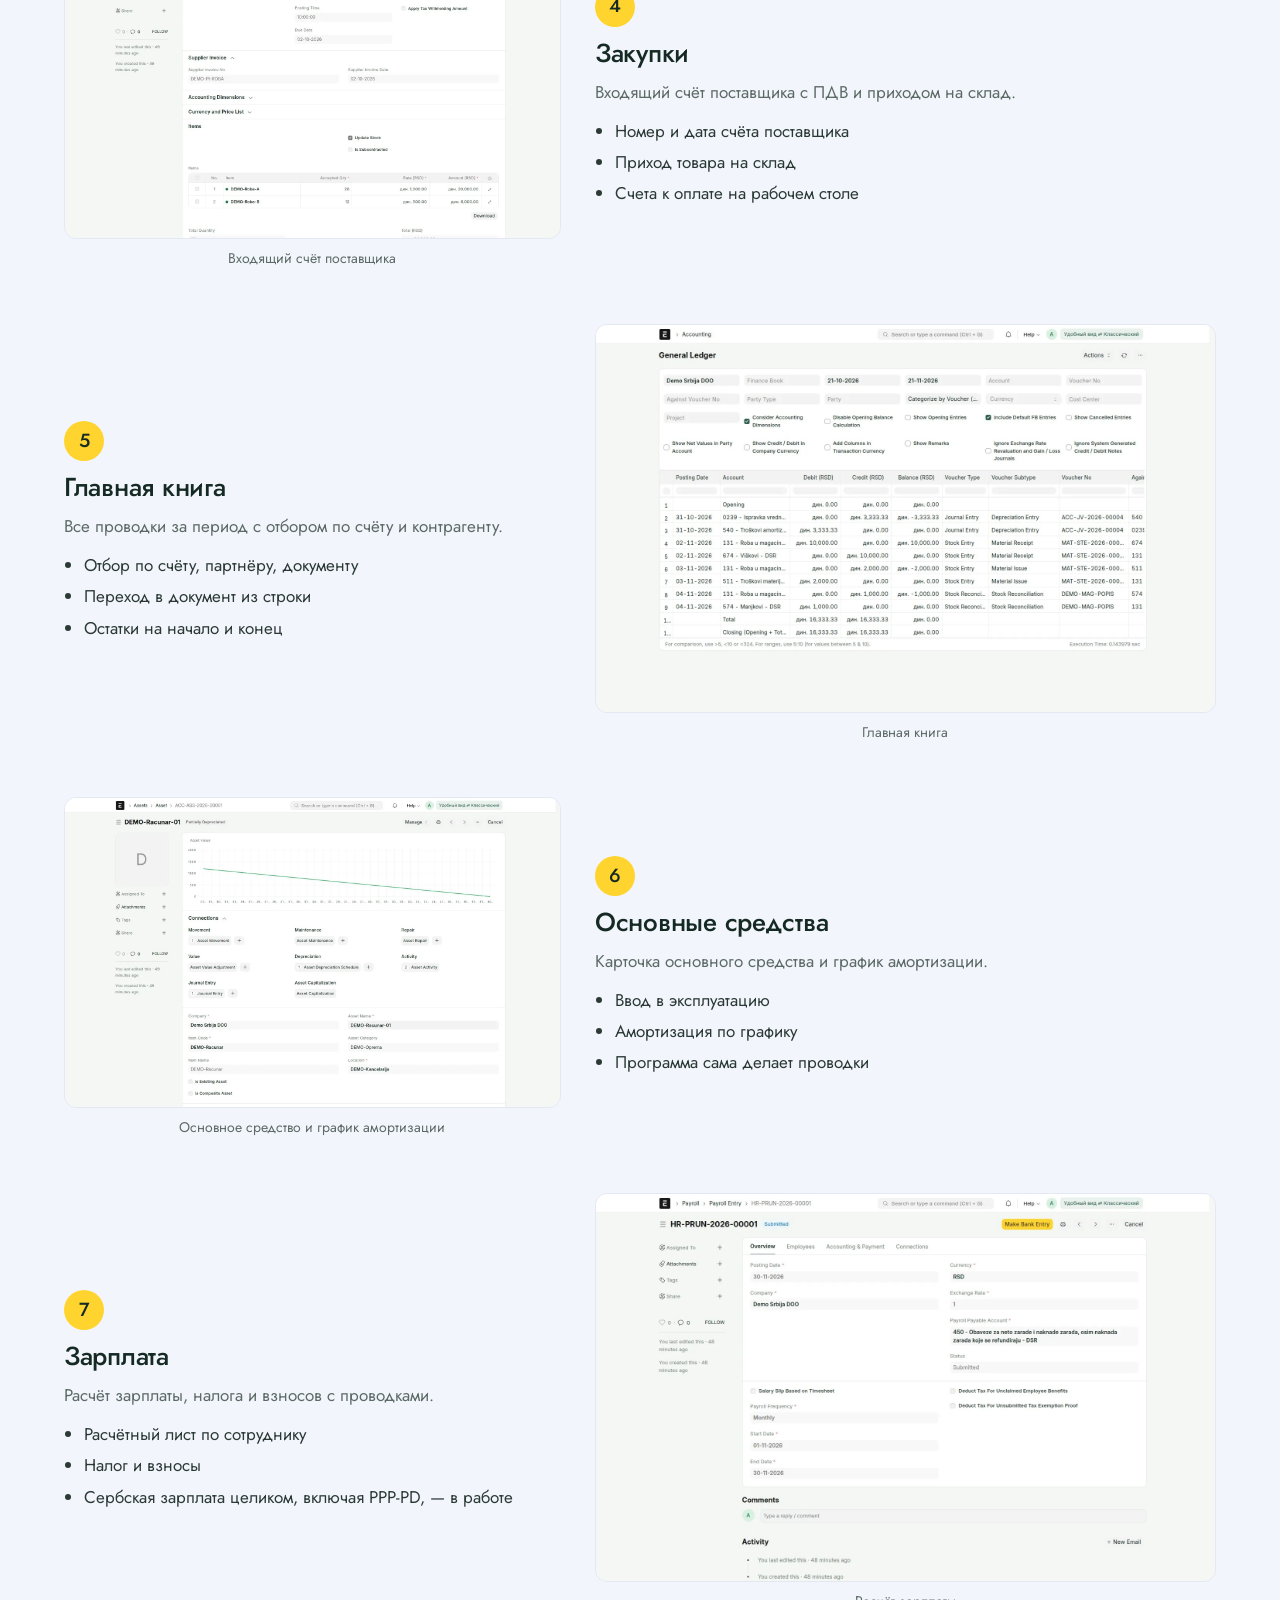
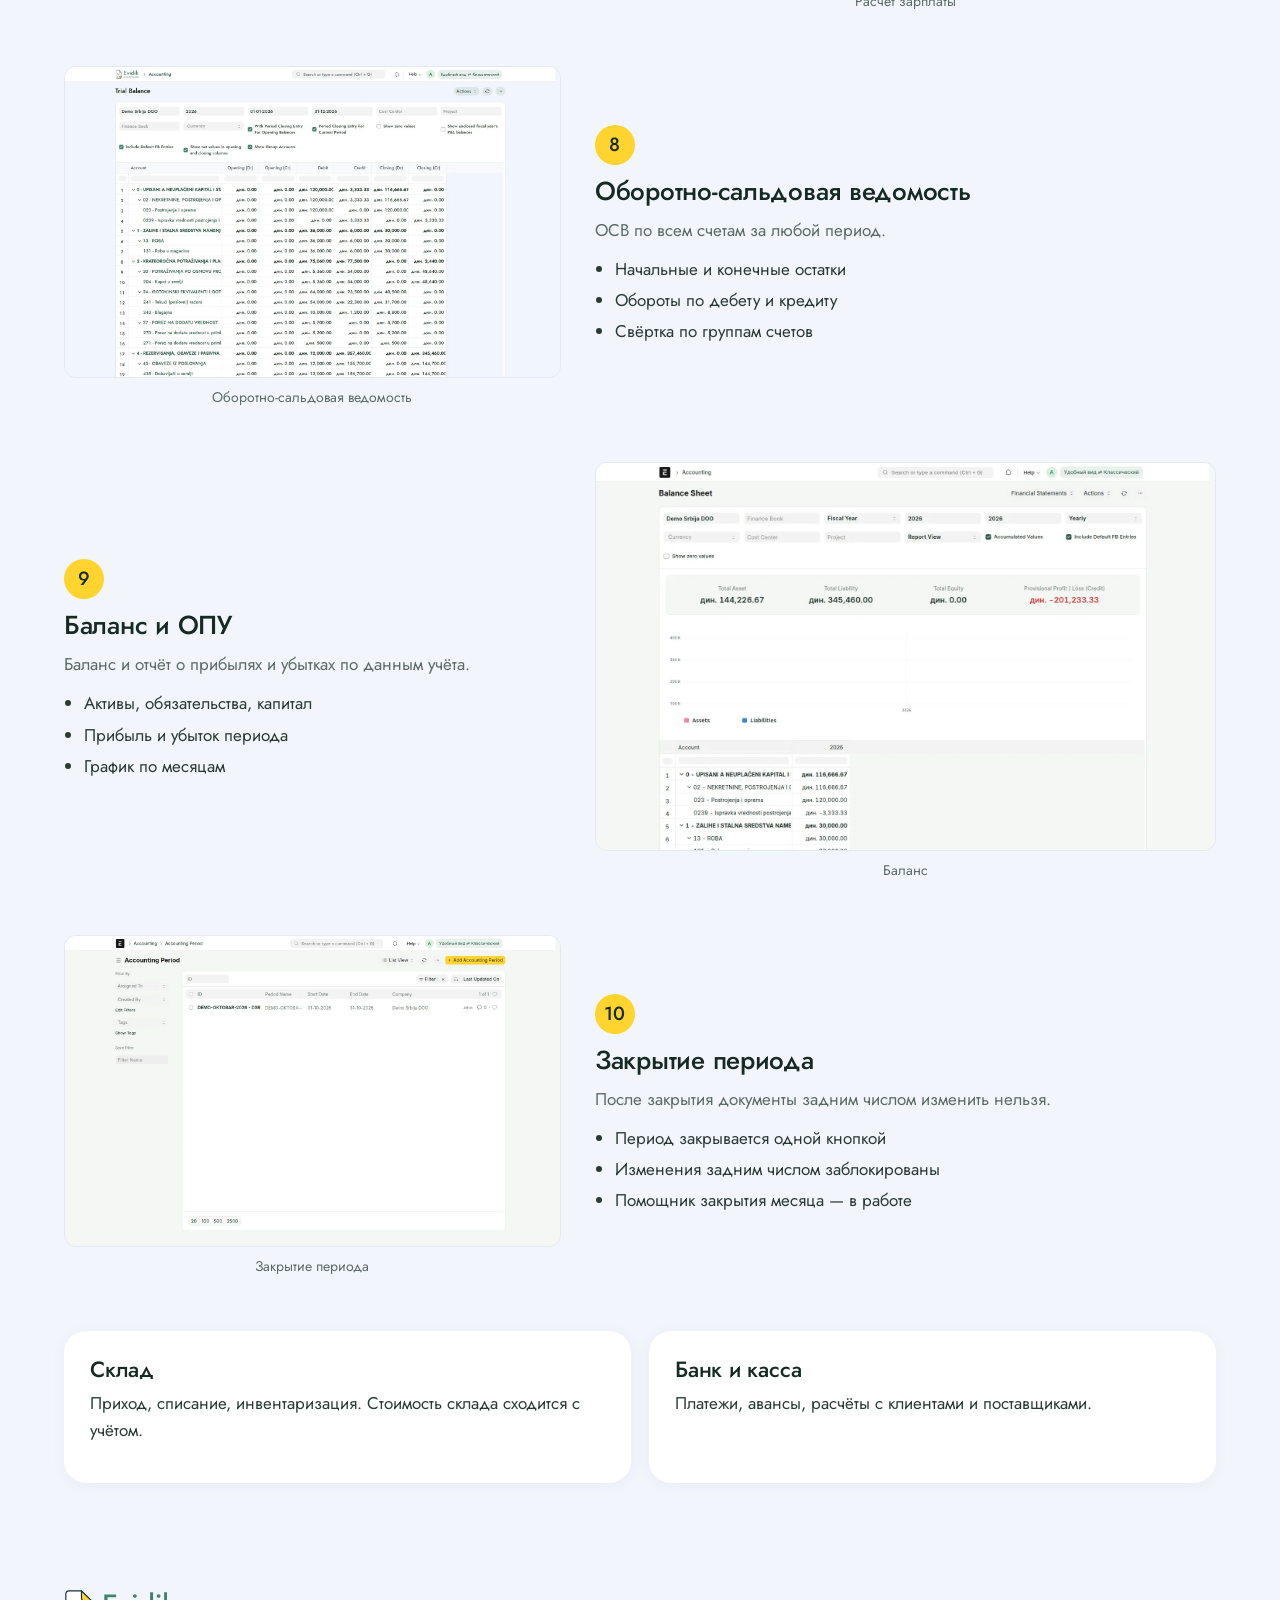
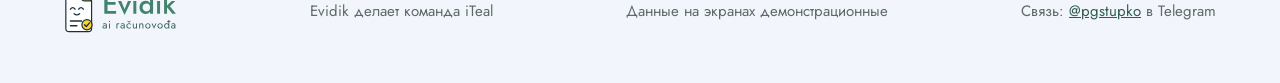
<file: ru/mogucnosti.html>
<!doctype html>
<html lang="ru"><head><meta charset="utf-8"><meta name="viewport" content="width=device-width,initial-scale=1">
<title>Возможности Evidik — бухгалтерия для Сербии</title><meta name="description" content="План счетов 89/2020, продажи с ПДВ и SEF, закупки, зарплата, основные средства, ОСВ, баланс и закрытие периода.">
<link rel="canonical" href="https://evidik.rs/ru/mogucnosti.html"><link rel="alternate" hreflang="sr-Latn" href="https://evidik.rs/mogucnosti.html"><link rel="alternate" hreflang="en" href="https://evidik.rs/en/mogucnosti.html"><link rel="alternate" hreflang="ru" href="https://evidik.rs/ru/mogucnosti.html"><link rel="alternate" hreflang="x-default" href="https://evidik.rs/">
<link rel="icon" href="../img/logo.svg" type="image/svg+xml">
<meta property="og:title" content="Возможности Evidik — бухгалтерия для Сербии"><meta property="og:description" content="План счетов 89/2020, продажи с ПДВ и SEF, закупки, зарплата, основные средства, ОСВ, баланс и закрытие периода.">
<link rel="preconnect" href="https://fonts.googleapis.com"><link rel="preconnect" href="https://fonts.gstatic.com" crossorigin>
<link rel="stylesheet" href="https://fonts.googleapis.com/css2?family=Jost:wght@400;500&display=swap">
<link rel="stylesheet" href="../style.css"></head>
<body class="">

<header class="top"><div class="wrap"><a class="brand" href="index.html" aria-label="Evidik, на главную"><img class="lg-img" src="../img/logo.svg" alt="Evidik — ai računovođa" height="48"></a>
<nav class="nav" aria-label="Evidik"><a href="index.html">Главная</a><a href="mogucnosti.html" class="on">Возможности</a><a href="ai-racunovodja.html">AI-бухгалтер</a><a href="razmene.html">Обмены</a></nav><span class="lang"><a href="../mogucnosti.html" hreflang="sr-Latn">SR</a><a href="../en/mogucnosti.html" hreflang="en">EN</a><a href="../ru/mogucnosti.html" hreflang="ru" class="on">RU</a></span>
<details class="burger"><summary>Меню</summary><div class="mnav"><a href="index.html">Главная</a><a href="mogucnosti.html" class="on">Возможности</a><a href="ai-racunovodja.html">AI-бухгалтер</a><a href="razmene.html">Обмены</a><a href="https://t.me/pgstupko" target="_blank" rel="noopener">Попросить показ</a></div></details>
<a class="btn main" href="https://evidik.78-18-1-215.sslip.io/test" target="_blank" rel="noopener">Открыть демо</a><a class="btn" href="https://t.me/pgstupko" target="_blank" rel="noopener">Попросить показ</a></div></header>
<main><section class="hero" style="padding-bottom:10px"><div class="wrap" style="display:block"><span class="kicker"><i></i>Возможности</span><h1>Что Evidik умеет сейчас</h1><p class="lead">Десять возможностей, проверенных на демо-базе. Экраны настоящие, данные демонстрационные.</p></div></section><section><div class="wrap"><div class="feat" style="grid-template-columns:1fr"><div><span class="num">1</span><h3>Рабочий стол «Мой день»</h3><p>Бухгалтер видит день целиком на одном экране.</p><ul><li>Черновики, просроченные счета, счета к оплате</li><li>Налоговый календарь на год</li><li>Лимиты паушала и ПДВ</li></ul></div></div><div class="feat"><div><span class="num">2</span><h3>План счетов 89/2020</h3><p>Программа сама настраивает kontni okvir при создании фирмы.</p><ul><li>Классы 0–9 по сербскому правилу</li><li>Остатки по каждому счёту</li><li>Группы сворачиваются и раскрываются</li></ul></div><figure class="ws-shot"><img src="../img/kontni-okvir.webp" alt="План счетов демо-фирмы" loading="lazy"><figcaption>План счетов демо-фирмы</figcaption></figure></div><div class="feat"><div><span class="num">3</span><h3>Продажи с ПДВ и SEF</h3><p>Счёт клиенту с ПДВ 20 % или 10 % и датой prometa.</p><ul><li>Выгрузка в SEF: UBL 2.1 + CIUS-RS</li><li>Проверка схемы перед отправкой</li><li>Возвраты и просроченные счета</li></ul></div><figure class="ws-shot"><img src="../img/prodaja.webp" alt="Счёт клиенту" loading="lazy"><figcaption>Счёт клиенту</figcaption></figure></div><div class="feat"><div><span class="num">4</span><h3>Закупки</h3><p>Входящий счёт поставщика с ПДВ и приходом на склад.</p><ul><li>Номер и дата счёта поставщика</li><li>Приход товара на склад</li><li>Счета к оплате на рабочем столе</li></ul></div><figure class="ws-shot"><img src="../img/zakupka.webp" alt="Входящий счёт поставщика" loading="lazy"><figcaption>Входящий счёт поставщика</figcaption></figure></div><div class="feat"><div><span class="num">5</span><h3>Главная книга</h3><p>Все проводки за период с отбором по счёту и контрагенту.</p><ul><li>Отбор по счёту, партнёру, документу</li><li>Переход в документ из строки</li><li>Остатки на начало и конец</li></ul></div><figure class="ws-shot"><img src="../img/glavna-knjiga.webp" alt="Главная книга" loading="lazy"><figcaption>Главная книга</figcaption></figure></div><div class="feat"><div><span class="num">6</span><h3>Основные средства</h3><p>Карточка основного средства и график амортизации.</p><ul><li>Ввод в эксплуатацию</li><li>Амортизация по графику</li><li>Программа сама делает проводки</li></ul></div><figure class="ws-shot"><img src="../img/osnovna-sredstva.webp" alt="Основное средство и график амортизации" loading="lazy"><figcaption>Основное средство и график амортизации</figcaption></figure></div><div class="feat"><div><span class="num">7</span><h3>Зарплата</h3><p>Расчёт зарплаты, налога и взносов с проводками.</p><ul><li>Расчётный лист по сотруднику</li><li>Налог и взносы</li><li>Сербская зарплата целиком, включая PPP-PD, — в работе</li></ul></div><figure class="ws-shot"><img src="../img/zarada.webp" alt="Расчёт зарплаты" loading="lazy"><figcaption>Расчёт зарплаты</figcaption></figure></div><div class="feat"><div><span class="num">8</span><h3>Оборотно-сальдовая ведомость</h3><p>ОСВ по всем счетам за любой период.</p><ul><li>Начальные и конечные остатки</li><li>Обороты по дебету и кредиту</li><li>Свёртка по группам счетов</li></ul></div><figure class="ws-shot"><img src="../img/osv.webp" alt="Оборотно-сальдовая ведомость" loading="lazy"><figcaption>Оборотно-сальдовая ведомость</figcaption></figure></div><div class="feat"><div><span class="num">9</span><h3>Баланс и ОПУ</h3><p>Баланс и отчёт о прибылях и убытках по данным учёта.</p><ul><li>Активы, обязательства, капитал</li><li>Прибыль и убыток периода</li><li>График по месяцам</li></ul></div><figure class="ws-shot"><img src="../img/bilans.webp" alt="Баланс" loading="lazy"><figcaption>Баланс</figcaption></figure></div><div class="feat"><div><span class="num">10</span><h3>Закрытие периода</h3><p>После закрытия документы задним числом изменить нельзя.</p><ul><li>Период закрывается одной кнопкой</li><li>Изменения задним числом заблокированы</li><li>Помощник закрытия месяца — в работе</li></ul></div><figure class="ws-shot"><img src="../img/zatvaranje.webp" alt="Закрытие периода" loading="lazy"><figcaption>Закрытие периода</figcaption></figure></div><div class="grid g2" style="margin-bottom:20px"><div class="card"><h3>Склад</h3><p>Приход, списание, инвентаризация. Стоимость склада сходится с учётом.</p></div><div class="card"><h3>Банк и касса</h3><p>Платежи, авансы, расчёты с клиентами и поставщиками.</p></div></div></div></section></main>
<footer><div class="wrap"><a class="brand" href="index.html"><img class="lg-img" src="../img/logo.svg" alt="Evidik" height="44"></a><span>Evidik делает команда iTeal</span><span>Данные на экранах демонстрационные</span><span>Связь: <a href="https://t.me/pgstupko">@pgstupko</a> в Telegram</span></div></footer>
<div id="lb" aria-hidden="true"><img alt=""></div>
<script>(function(){var b=document.getElementById("lb"),i=b.querySelector("img");document.addEventListener("click",function(e){var t=e.target;if(t.matches&&t.matches(".ws-shot img")){i.src=t.currentSrc||t.src;i.alt=t.alt;b.classList.add("on")}else if(b.contains(t)){b.classList.remove("on")}});document.addEventListener("keydown",function(e){if(e.key==="Escape")b.classList.remove("on")})})();</script>
</body></html>
</file>
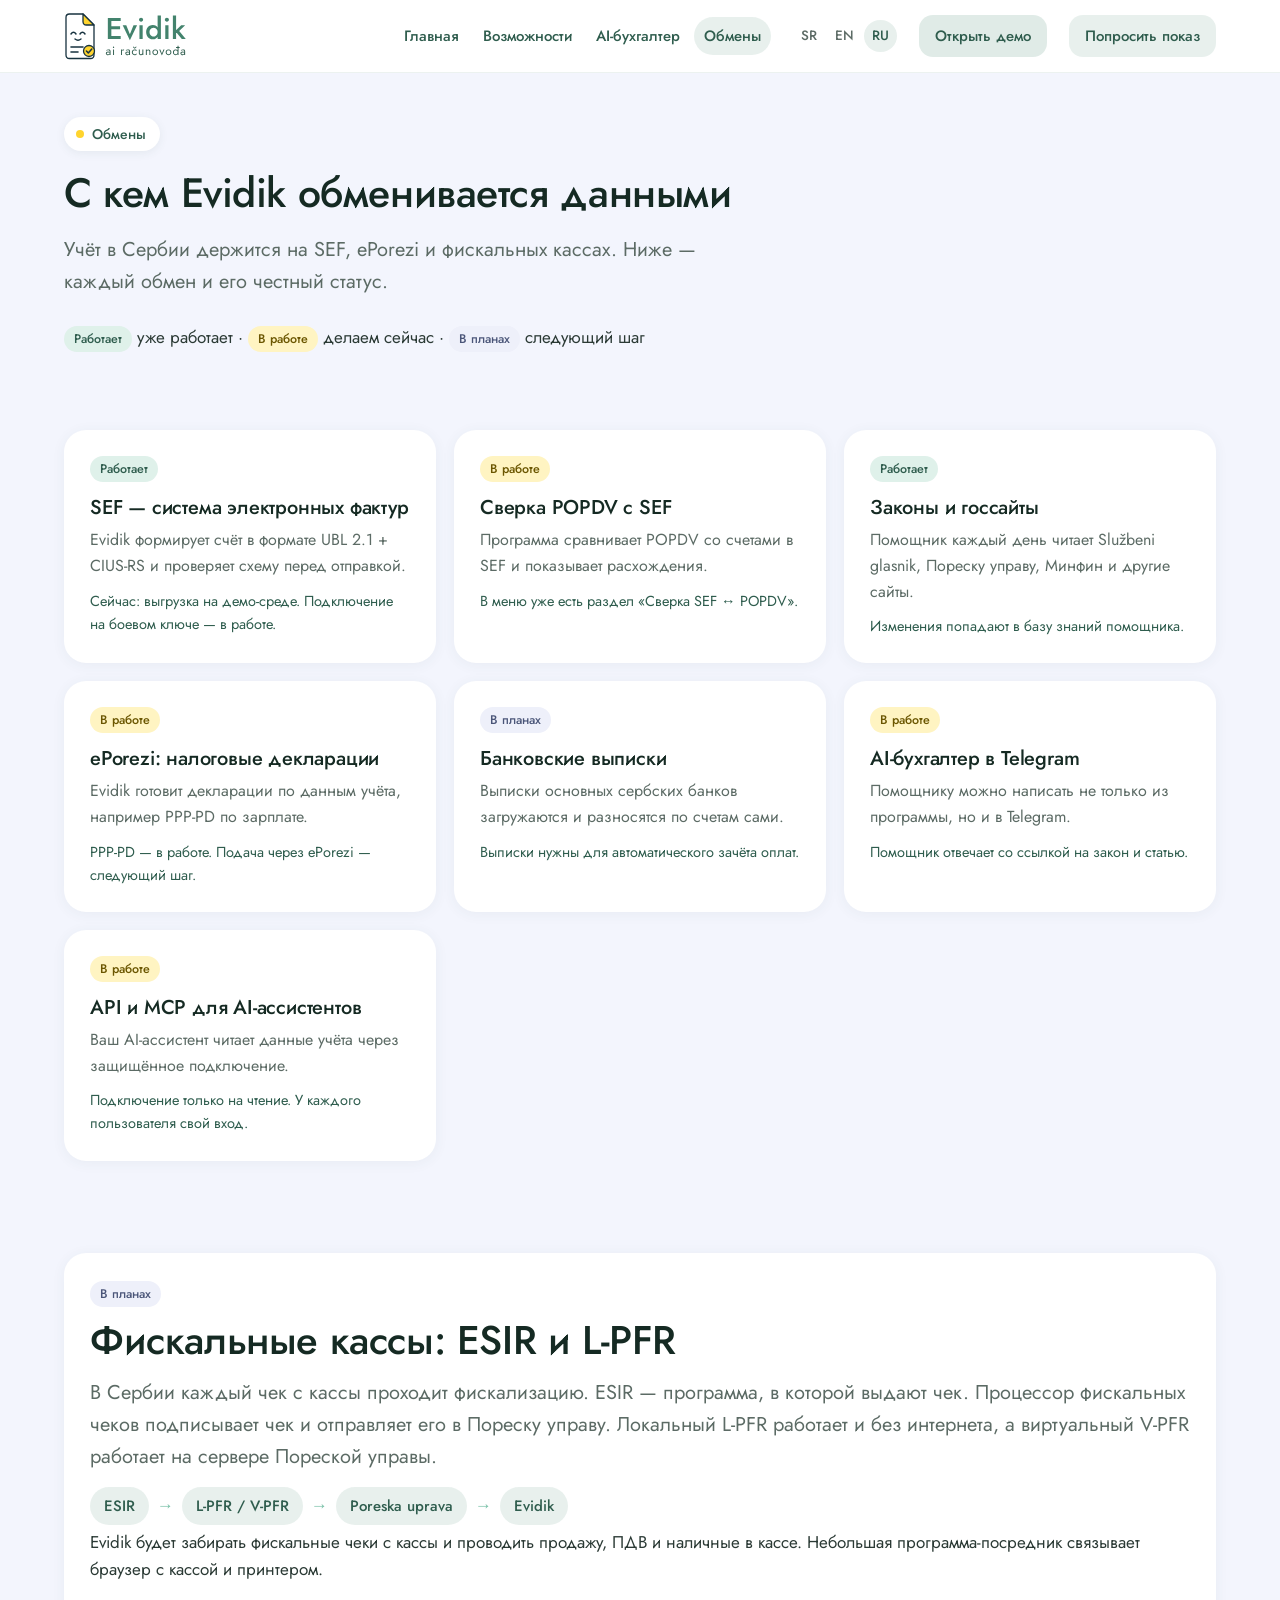
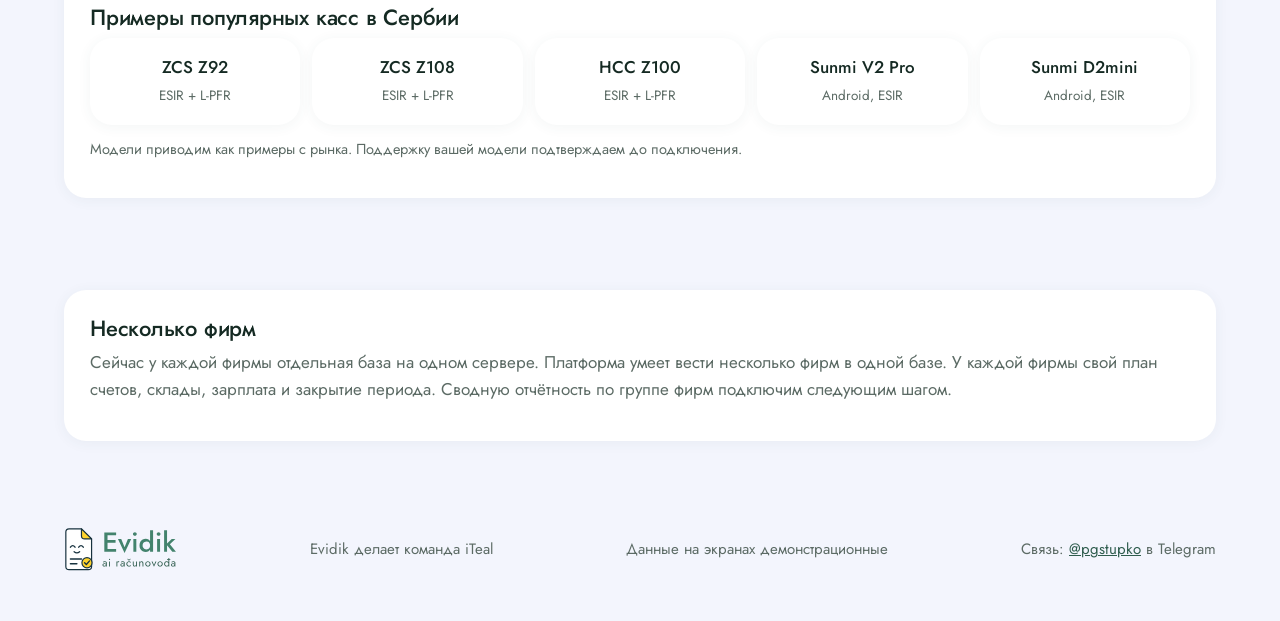
<file: ru/razmene.html>
<!doctype html>
<html lang="ru"><head><meta charset="utf-8"><meta name="viewport" content="width=device-width,initial-scale=1">
<title>Обмены Evidik: SEF, ePorezi, банки, кассы</title><meta name="description" content="Выгрузка счетов в SEF, сверка POPDV, ePorezi, банковские выписки, фискальные кассы ESIR и L-PFR, AI-бухгалтер в Telegram и API.">
<link rel="canonical" href="https://evidik.rs/ru/razmene.html"><link rel="alternate" hreflang="sr-Latn" href="https://evidik.rs/razmene.html"><link rel="alternate" hreflang="en" href="https://evidik.rs/en/razmene.html"><link rel="alternate" hreflang="ru" href="https://evidik.rs/ru/razmene.html"><link rel="alternate" hreflang="x-default" href="https://evidik.rs/">
<link rel="icon" href="../img/logo.svg" type="image/svg+xml">
<meta property="og:title" content="Обмены Evidik: SEF, ePorezi, банки, кассы"><meta property="og:description" content="Выгрузка счетов в SEF, сверка POPDV, ePorezi, банковские выписки, фискальные кассы ESIR и L-PFR, AI-бухгалтер в Telegram и API.">
<link rel="preconnect" href="https://fonts.googleapis.com"><link rel="preconnect" href="https://fonts.gstatic.com" crossorigin>
<link rel="stylesheet" href="https://fonts.googleapis.com/css2?family=Jost:wght@400;500&display=swap">
<link rel="stylesheet" href="../style.css"></head>
<body class="">

<header class="top"><div class="wrap"><a class="brand" href="index.html" aria-label="Evidik, на главную"><img class="lg-img" src="../img/logo.svg" alt="Evidik — ai računovođa" height="48"></a>
<nav class="nav" aria-label="Evidik"><a href="index.html">Главная</a><a href="mogucnosti.html">Возможности</a><a href="ai-racunovodja.html">AI-бухгалтер</a><a href="razmene.html" class="on">Обмены</a></nav><span class="lang"><a href="../razmene.html" hreflang="sr-Latn">SR</a><a href="../en/razmene.html" hreflang="en">EN</a><a href="../ru/razmene.html" hreflang="ru" class="on">RU</a></span>
<details class="burger"><summary>Меню</summary><div class="mnav"><a href="index.html">Главная</a><a href="mogucnosti.html">Возможности</a><a href="ai-racunovodja.html">AI-бухгалтер</a><a href="razmene.html" class="on">Обмены</a><a href="https://t.me/pgstupko" target="_blank" rel="noopener">Попросить показ</a></div></details>
<a class="btn main" href="https://evidik.78-18-1-215.sslip.io/test" target="_blank" rel="noopener">Открыть демо</a><a class="btn" href="https://t.me/pgstupko" target="_blank" rel="noopener">Попросить показ</a></div></header>
<main><section class="hero" style="padding-bottom:10px"><div class="wrap" style="display:block"><span class="kicker"><i></i>Обмены</span><h1>С кем Evidik обменивается данными</h1><p class="lead">Учёт в Сербии держится на SEF, ePorezi и фискальных кассах. Ниже — каждый обмен и его честный статус.</p><p style="margin-top:14px"><span class="st s-ok">Работает</span> уже работает · <span class="st s-wip">В работе</span> делаем сейчас · <span class="st s-plan">В планах</span> следующий шаг</p></div></section><section class="ex"><div class="wrap"><div class="grid g3"><div class="card"><span class="st s-ok">Работает</span><h3>SEF — система электронных фактур</h3><p>Evidik формирует счёт в формате UBL 2.1 + CIUS-RS и проверяет схему перед отправкой.</p><div class="how">Сейчас: выгрузка на демо-среде. Подключение на боевом ключе — в работе.</div></div><div class="card"><span class="st s-wip">В работе</span><h3>Сверка POPDV с SEF</h3><p>Программа сравнивает POPDV со счетами в SEF и показывает расхождения.</p><div class="how">В меню уже есть раздел «Сверка SEF ↔ POPDV».</div></div><div class="card"><span class="st s-ok">Работает</span><h3>Законы и госсайты</h3><p>Помощник каждый день читает Službeni glasnik, Пореску управу, Минфин и другие сайты.</p><div class="how">Изменения попадают в базу знаний помощника.</div></div><div class="card"><span class="st s-wip">В работе</span><h3>ePorezi: налоговые декларации</h3><p>Evidik готовит декларации по данным учёта, например PPP-PD по зарплате.</p><div class="how">PPP-PD — в работе. Подача через ePorezi — следующий шаг.</div></div><div class="card"><span class="st s-plan">В планах</span><h3>Банковские выписки</h3><p>Выписки основных сербских банков загружаются и разносятся по счетам сами.</p><div class="how">Выписки нужны для автоматического зачёта оплат.</div></div><div class="card"><span class="st s-wip">В работе</span><h3>AI-бухгалтер в Telegram</h3><p>Помощнику можно написать не только из программы, но и в Telegram.</p><div class="how">Помощник отвечает со ссылкой на закон и статью.</div></div><div class="card"><span class="st s-wip">В работе</span><h3>API и MCP для AI-ассистентов</h3><p>Ваш AI-ассистент читает данные учёта через защищённое подключение.</p><div class="how">Подключение только на чтение. У каждого пользователя свой вход.</div></div></div></div></section><section><div class="wrap"><div class="card"><span class="st s-plan">В планах</span><h2>Фискальные кассы: ESIR и L-PFR</h2><p class="lead" style="max-width:none">В Сербии каждый чек с кассы проходит фискализацию. ESIR — программа, в которой выдают чек. Процессор фискальных чеков подписывает чек и отправляет его в Пореску управу. Локальный L-PFR работает и без интернета, а виртуальный V-PFR работает на сервере Пореской управы.</p><div class="kflow"><span>ESIR</span><i>→</i><span>L-PFR / V-PFR</span><i>→</i><span>Poreska uprava</span><i>→</i><span>Evidik</span></div><p>Evidik будет забирать фискальные чеки с кассы и проводить продажу, ПДВ и наличные в кассе. Небольшая программа-посредник связывает браузер с кассой и принтером.</p><h3 style="margin-top:22px">Примеры популярных касс в Сербии</h3><div class="kase"><div class=card><b>ZCS Z92</b><small>ESIR + L-PFR</small></div><div class=card><b>ZCS Z108</b><small>ESIR + L-PFR</small></div><div class=card><b>HCC Z100</b><small>ESIR + L-PFR</small></div><div class=card><b>Sunmi V2 Pro</b><small>Android, ESIR</small></div><div class=card><b>Sunmi D2mini</b><small>Android, ESIR</small></div></div><p class="note" style="margin-top:12px;color:var(--mut);font-size:14.5px">Модели приводим как примеры с рынка. Поддержку вашей модели подтверждаем до подключения.</p></div></div></section><section><div class="wrap"><div class="card"><h3>Несколько фирм</h3><p style="color:var(--mut)">Сейчас у каждой фирмы отдельная база на одном сервере. Платформа умеет вести несколько фирм в одной базе. У каждой фирмы свой план счетов, склады, зарплата и закрытие периода. Сводную отчётность по группе фирм подключим следующим шагом.</p></div></div></section></main>
<footer><div class="wrap"><a class="brand" href="index.html"><img class="lg-img" src="../img/logo.svg" alt="Evidik" height="44"></a><span>Evidik делает команда iTeal</span><span>Данные на экранах демонстрационные</span><span>Связь: <a href="https://t.me/pgstupko">@pgstupko</a> в Telegram</span></div></footer>
<div id="lb" aria-hidden="true"><img alt=""></div>
<script>(function(){var b=document.getElementById("lb"),i=b.querySelector("img");document.addEventListener("click",function(e){var t=e.target;if(t.matches&&t.matches(".ws-shot img")){i.src=t.currentSrc||t.src;i.alt=t.alt;b.classList.add("on")}else if(b.contains(t)){b.classList.remove("on")}});document.addEventListener("keydown",function(e){if(e.key==="Escape")b.classList.remove("on")})})();</script>
</body></html>
</file>
<file: style.css>
.xl-grid{display:grid;grid-template-columns:repeat(auto-fit,minmax(260px,1fr));gap:14px}.xl{display:flex;flex-direction:column;gap:6px;padding:20px 22px;text-decoration:none;color:inherit}.xl b{font-size:18px;font-weight:500;color:var(--dk)}.xl span{font-size:15px;color:var(--mut)}.xl:hover b{text-decoration:underline}#lf [hidden]{display:none!important}#lf{position:fixed;inset:0;z-index:90;display:none;align-items:center;justify-content:center;padding:16px;background:rgba(20,40,32,.45)}#lf.on{display:flex}.lf-box{position:relative;width:100%;max-width:460px;max-height:calc(100vh - 32px);overflow:auto;padding:30px 28px 26px}.lf-box h3{margin:0 0 8px;font-size:24px}.lf-sub{color:var(--mut);margin:0 0 16px;font-size:15.5px}.lf-box form{display:flex;flex-direction:column;gap:12px}.lf-box label{display:flex;flex-direction:column;gap:6px;font-size:15px;color:var(--dk)}.lf-box input:not([type=checkbox]){font:inherit;font-size:16px;padding:12px 14px;border:1.5px solid rgba(67,131,109,.28);border-radius:12px;background:#fff;color:var(--ink)}.lf-box input:focus{outline:none;border-color:var(--br)}.lf-hp{position:absolute!important;left:-9999px;width:1px;height:1px;opacity:0}.lf-box .lf-ck{flex-direction:row;align-items:flex-start;gap:10px;font-size:14px;color:var(--mut)}.lf-ck input{margin-top:3px;width:18px;height:18px;accent-color:var(--br);flex:none}.lf-err{margin:0;min-height:0;color:#b4443a;font-size:14.5px}.lf-err:empty{display:none}.lf-box .btn{justify-content:center;border:0;cursor:pointer;font:inherit}.lf-x{position:absolute;top:10px;right:12px;width:36px;height:36px;border:0;border-radius:50%;background:transparent;font-size:26px;line-height:1;color:var(--mut);cursor:pointer}.lf-x:hover{background:var(--soft)}.lf-ok p{margin:0 0 16px}.tm-grid{display:flex;flex-wrap:wrap;justify-content:center;gap:14px}.tm-grid>.tm{flex:0 0 calc((100% - 28px)/3);min-width:0}.tm{display:flex;align-items:center;gap:18px;padding:20px 22px;min-height:136px}.tm b{display:block;font-size:18px;font-weight:500;color:var(--dk)}.tm span{color:var(--mut);font-size:15.5px}.tm-ph{flex:0 0 64px;width:64px;height:64px;border-radius:50%;object-fit:cover;background:var(--lm)}.tm-in{display:grid;place-items:center;font-size:20px;font-weight:500;color:var(--dk)}@media (max-width:900px){.tm-grid>.tm{flex-basis:calc((100% - 14px)/2)}}@media (max-width:560px){.tm-grid>.tm{flex-basis:100%}}.aiw .card{padding:24px 26px}.aiw h3{margin:12px 0 8px;font-size:21px;font-weight:500;color:var(--ink)}.aiw p{margin:0}.ai-on{border:2px solid var(--lm)}.aino{margin:20px 0 0;color:var(--mut);font-size:16px}.prod .pl{color:inherit;text-decoration:none}.prod .pl::after{content:"";position:absolute;inset:0;border-radius:inherit}.prod .go{display:flex;gap:14px;justify-content:center;align-items:center;flex-wrap:wrap}.prod .go a{position:relative;z-index:1;color:var(--dk);text-decoration:none}.prod .go .dm{background:rgba(67,131,109,.12);padding:6px 14px;border-radius:999px}.prod .go .dm:hover{background:rgba(67,131,109,.2)}.skh{font-size:21px;font-weight:500;color:var(--dk);margin:34px 0 14px}.demo-live{display:flex;align-items:center;gap:24px;flex-wrap:wrap;margin-top:34px}.demo-live>div{flex:1 1 360px}.demo-live h3{margin:0 0 6px}.demo-live p{margin:0;color:var(--mut)}.lic{padding:24px 26px}.lic h3{margin:0 0 10px;font-size:20px;font-weight:500;color:var(--dk)}.lic td small{color:var(--mut);font-size:13px}.lic .num{white-space:nowrap;text-align:right;font-weight:500;color:var(--dk);font-size:18px!important}.lic td{font-size:15px;vertical-align:top}.lic .note{margin:12px 0 0}.cfg-note{margin-top:34px;max-width:980px}.cn1{font-size:clamp(22px,2.3vw,30px);font-weight:500;line-height:1.3;color:var(--dk);margin:0 0 12px;text-wrap:balance}.cn2{font-size:18px;color:var(--mut);margin:0}.ph{display:flex;align-items:center;gap:16px}.ph .pn{margin:0;flex:none}#filosofiya-head .sec-head{margin-left:auto;margin-right:auto;text-align:center;max-width:none}#filosofiya-head .lead{margin-left:auto;margin-right:auto}.sec-head.rhead{display:flex;gap:20px;align-items:center;max-width:none}.ric svg{width:76px;height:64px;display:block}.rhead h2{margin-bottom:6px;max-width:none}.rhead>div{max-width:none;flex:1}.rhead .lead{max-width:760px}.rcard{padding:22px 24px;border-top:3px solid var(--lm)}.rcard h3{font-size:19px;font-weight:500;color:var(--dk);margin:0 0 8px}.rcard p{margin:0;font-size:15.5px;color:var(--txt,#2b3a35)}@media (max-width:640px){.rhead{align-items:flex-start}.ric svg{width:52px;height:44px}}.pn{display:inline-flex;align-items:center;justify-content:center;width:44px;height:44px;border-radius:50%;background:var(--yel);color:var(--ink);font-size:21px;font-weight:500;margin-bottom:14px}.phead{padding-bottom:0}#filosofiya{padding-top:24px}@media (min-width:901px){#zadachi .split>.ws{order:-1}}@media (min-width:901px){#metriki .split>div:first-child{order:0}}.flow{display:grid;grid-template-columns:1fr 110px 1.15fr 110px 1fr;align-items:stretch;margin-top:10px}.fsrc{display:flex;flex-direction:column;justify-content:space-between;gap:8px}.fsrc span{background:#fff;border:1px solid var(--line);border-radius:999px;padding:8px 16px;font-size:16px;color:var(--dk);text-align:center}.fsrc span.c1{background:var(--lm);border-color:var(--lm);font-weight:500}.fsrc span small{font-size:13px;color:var(--mu,#6b7a86)}@media (min-width:901px){.fsrc{display:grid;grid-auto-rows:1fr}.fsrc span{display:flex;flex-wrap:wrap;align-items:center;justify-content:center;column-gap:5px;padding:6px 16px;line-height:1.25}}.fl{width:100%;height:100%;overflow:visible}.fl path{fill:none;stroke:var(--mint);stroke-width:2;vector-effect:non-scaling-stroke;stroke-dasharray:5 7;animation:flw 1.6s linear infinite}@keyframes flw{to{stroke-dashoffset:-24}}@media (prefers-reduced-motion:reduce){.fl path{animation:none}}.fhub{align-self:center;text-align:center;padding:30px 26px;border:2px solid var(--lm)}.fhub small{display:block;color:var(--mut);font-size:14px}.fhub b{display:block;font-size:24px;font-weight:500;color:var(--dk);margin:6px 0 10px}.fhub p{margin:0;font-size:15px;color:var(--mut)}.fout{display:flex;flex-direction:column;justify-content:space-around;gap:16px}.fout .card{padding:20px 22px}.fout b{font-size:18px;font-weight:500;color:var(--dk)}.fout p{margin:6px 0 0;font-size:15px;color:var(--mut)}@media (max-width:900px){.flow{grid-template-columns:1fr;gap:14px}.fl{display:none}.fsrc{flex-direction:row;flex-wrap:wrap;justify-content:center}.fhub::before{content:"↓";display:block;color:var(--mint);font-size:22px;margin:-18px 0 8px}}@media (min-width:901px){#filosofiya .split>.ws{order:-1}}.cfg{display:grid;grid-template-columns:repeat(4,minmax(0,1fr));gap:14px}.cfg .card{min-width:0;overflow-wrap:anywhere}.cfg .card{padding:20px 22px;display:flex;flex-direction:column;gap:4px}.cfg b{font-size:18px;font-weight:500;color:var(--dk)}.cfg span{font-size:15px;color:var(--mut)}@media (max-width:900px){.cfg{grid-template-columns:repeat(2,minmax(0,1fr))}}.motto{text-align:center;padding:40px 0 56px}.motto .m1{font-size:clamp(28px,3.4vw,44px);font-weight:500;line-height:1.15;margin:0;text-wrap:balance;color:var(--dk)}.motto .m1 em{font-style:normal;color:var(--br)}.motto .m2{font-size:clamp(18px,1.8vw,22px);color:var(--mut);margin:10px 0 0}.of-sub{border-top:1px solid var(--line);padding-top:14px;display:flex;flex-direction:column;gap:6px}.of-p2{font-size:26px;font-weight:500;color:var(--br);line-height:1.1}h1{text-wrap:balance}#lb{position:fixed;inset:0;z-index:100;display:none;align-items:center;justify-content:center;padding:24px;background:rgba(16,32,26,.82);cursor:zoom-out}#lb.on{display:flex}#lb img{max-width:100%;max-height:100%;border-radius:10px;box-shadow:0 10px 40px rgba(0,0,0,.35);background:#fff}.ws-shot img,figure.shot img,img.zoom{cursor:zoom-in}.prod.wide{grid-column:1/-1;flex-direction:row;text-align:left;gap:24px;align-items:center;padding:26px 34px}.prod.wide .ic{width:76px;height:64px;flex:none}.prod.wide .ic svg{width:76px;height:64px}.prod.wide h3{font-size:26px}.prod.wide p{flex:1}@media (max-width:640px){.prod.wide{flex-direction:column;text-align:center}}.dd{position:relative}.dd summary{list-style:none;cursor:pointer;padding:7px 10px;border-radius:999px;color:var(--dk);font-size:15px;font-weight:500}.dd summary::-webkit-details-marker{display:none}.dd summary::after{content:" ▾";font-size:12px}.dd[open] summary,.dd.on summary,.dd summary:hover{background:var(--soft)}.ddm{position:absolute;top:calc(100% + 8px);left:0;z-index:50;background:#fff;border-radius:16px;box-shadow:0 18px 40px rgba(47,93,78,.14);padding:8px;display:flex;flex-direction:column;min-width:240px}.ddm a{padding:9px 14px!important;border-radius:10px;white-space:nowrap}.ws-shot{margin:0;width:100%}.ws-shot img{display:block;width:100%;height:auto;border-radius:12px;border:1px solid var(--line)}.ws-shot figcaption{margin-top:8px;font-size:14px;color:var(--mut);text-align:center}.roles{padding-top:0}.rbox{display:grid;grid-template-columns:220px 1fr;gap:26px;align-items:center;padding:26px 30px}.rc{display:flex;flex-direction:column;align-items:center;text-align:center;gap:6px;padding-right:26px;border-right:1px solid var(--line)}.rc svg{width:64px;height:54px}.rc b{font-weight:500;font-size:18px;color:var(--ink)}.rc small{font-size:14px;color:var(--mut)}.rls{display:flex;flex-wrap:wrap;gap:10px}.rl{padding:9px 16px;border-radius:999px;background:var(--bg);border:1px solid var(--line);color:var(--dk);font-size:16px}@media (max-width:640px){.rbox{grid-template-columns:1fr;padding:20px}.rc{flex-direction:row;border-right:0;padding:0 0 14px;border-bottom:1px solid var(--line)}}.tm1c{flex-basis:100%;font-size:13px;color:var(--mut)}.brand .lg-img{display:block;height:46px;width:auto}footer .brand .lg-img{height:52px}.hero .lead b{font-weight:500;color:var(--ink)}.of-g{margin:20px 0 0;font-weight:500;color:var(--ink)}.of-g+.ok{margin-top:10px}.ok.sep li::before{background:#fff;box-shadow:inset 0 0 0 2px var(--mint)}/* Designer 14.11: надпись логотипа по центру кота без ушей */.brand .lg>span{position:relative;top:4px}footer .brand .lg>span{top:3px}.grid.steps{display:flex;flex-wrap:wrap;justify-content:center}.grid.steps>.step{flex:0 0 calc((100% - 54px)/4)}@media (max-width:900px){.grid.steps>.step{flex-basis:calc((100% - 18px)/2)}}@media (max-width:640px){.grid.steps>.step{flex-basis:100%}}.prod{align-items:center;text-align:center}.prod p{flex:1}.step .free{position:absolute;top:24px;right:22px;font-size:12.5px;font-weight:500;padding:3px 10px;border-radius:999px;background:var(--lm);color:var(--dk)}.nav a{padding:7px 10px!important;font-size:15px!important}.ws{display:flex;flex-direction:column;align-items:center;gap:18px;padding:30px}.ws-c{background:var(--lm);color:var(--dk);font-size:21px;font-weight:500;border-radius:18px;padding:18px 24px;text-align:center}.ws-c small{display:block;font-size:13.5px;font-weight:400;margin-top:4px}.chips{display:flex;flex-wrap:wrap;gap:10px;justify-content:center}.ch{padding:8px 15px;border-radius:999px;background:var(--bg);color:var(--dk);font-size:15px;border:1px solid var(--line)}.ch.c1{background:rgba(67,131,109,.12);border-color:transparent;font-weight:500}.offer{display:grid;grid-template-columns:1.5fr 1fr;gap:34px;padding:34px;border:2px solid var(--lm)}.offer h2{margin:12px 0 10px}.ok{list-style:none;padding:0;margin:18px 0 0;display:grid;grid-template-columns:1fr 1fr;gap:10px 22px}.ok li{position:relative;padding-left:28px}.ok li::before{content:'';position:absolute;left:0;top:5px;width:16px;height:16px;border-radius:50%;background:var(--br);box-shadow:0 0 0 4px var(--lm)}.of-r{background:var(--bg);border-radius:18px;padding:26px;display:flex;flex-direction:column;gap:12px}.of-k{font-size:15px;color:var(--mut)}.of-p{font-size:40px;font-weight:500;color:var(--br);line-height:1}.of-r .btn{justify-content:center}.of-r .note{margin:0}@media (max-width:900px){.offer{grid-template-columns:1fr;padding:22px}.ok{grid-template-columns:1fr}}:root{color-scheme:light;--br:#43836d;--dk:#2F5D4E;--mint:#7ac1a8;--lm:#dff1ea;--yel:#ffd42e;--ink:#152a23;--txt:#2b3a35;--mut:#5c6b65;--bg:#f3f5fd;--card:#fff;--line:#e3e8f2;--soft:rgba(67,131,109,.12);--soft2:rgba(67,131,109,.2);--r:22px}*{box-sizing:border-box}html{scroll-behavior:smooth}body{margin:0;background:var(--bg);color:var(--txt);font:400 17px/1.6 'Jost','Avenir Next','Century Gothic',-apple-system,'Segoe UI',sans-serif;-webkit-font-smoothing:antialiased}img{max-width:100%;height:auto;display:block}a{color:var(--dk)}.wrap{max-width:1200px;margin:0 auto;padding:0 24px}h1,h2,h3{color:var(--ink);font-weight:500;line-height:1.15;letter-spacing:-.01em;margin:0;text-wrap:balance}h1{font-size:clamp(32px,4vw,52px)}h2{font-size:clamp(28px,3.2vw,40px);margin-bottom:14px}h3{font-size:22px;margin-bottom:8px}h1 em,h2 em{font-style:normal;color:var(--br)}p{margin:0 0 12px}.lead{font-size:clamp(18px,1.6vw,20px);color:var(--mut);max-width:640px}/* шапка */.top{position:sticky;top:0;z-index:20;background:rgba(255,255,255,.94);backdrop-filter:blur(12px);-webkit-backdrop-filter:blur(12px);border-bottom:1px solid rgba(67,131,109,.1)}.top .wrap{display:flex;align-items:center;gap:22px;min-height:72px}.brand{display:flex;align-items:center;gap:10px;text-decoration:none;flex:none}.brand img{height:46px;width:auto}.brand svg{width:46px;height:46px}.lg{display:flex;align-items:center;gap:10px}.brand b{display:block;font-size:27px;font-weight:500;color:var(--br);line-height:.95;letter-spacing:-.01em}.brand small{display:block;font-size:12.5px;color:var(--dk);letter-spacing:.06em;margin-top:4px;white-space:nowrap}.nav{display:flex;gap:4px;flex-wrap:wrap;margin-left:auto}.nav a{padding:8px 13px;border-radius:999px;text-decoration:none;color:var(--dk);font-size:15.5px;font-weight:500}.nav a:hover,.nav a.on{background:var(--soft)}.btn{display:inline-flex;align-items:center;gap:8px;padding:13px 22px;border-radius:14px;background:var(--soft);color:var(--dk);font-weight:500;text-decoration:none;border:0;font-size:16.5px;transition:background .2s}.btn:hover{background:var(--soft2)}.btn.main{background:rgba(67,131,109,.16)}.btn.main:hover{background:rgba(67,131,109,.26)}.btn.ghost{background:#fff;box-shadow:inset 0 0 0 1.5px rgba(67,131,109,.3)}.top .btn{padding:9px 16px;font-size:15px;flex:none}.burger{display:none}/* первый экран */.hero{padding:44px 0 30px}.hero .wrap{display:grid;grid-template-columns:1.12fr 1fr;gap:40px;align-items:center}.kicker{display:inline-flex;align-items:center;gap:8px;font-size:14px;font-weight:500;color:var(--dk);background:#fff;border-radius:999px;padding:6px 14px 6px 8px;box-shadow:0 2px 10px rgba(47,93,78,.08);margin-bottom:18px}.kicker i{width:8px;height:8px;border-radius:50%;background:var(--yel);display:inline-block;margin-left:4px}.hero h1{margin-bottom:18px}body:not(.home) .hero h1{font-size:clamp(28px,3.2vw,42px)}.hero .lead{margin-bottom:26px}.cta{display:flex;gap:12px;flex-wrap:wrap}.hero-art{background:#fff;border-radius:28px;padding:10px;box-shadow:0 30px 80px rgba(47,93,78,.10)}.hero-art .hs{display:block;width:100%;height:auto}.hero-art.logo{padding:24px}/* секции */section{padding:46px 0}.sec-head{max-width:760px;margin-bottom:26px}.card{background:var(--card);border-radius:var(--r);padding:26px;box-shadow:0 2px 14px rgba(47,93,78,.06)}.grid{display:grid;gap:18px}.g2{grid-template-columns:repeat(2,1fr)}.g3{grid-template-columns:repeat(3,1fr)}.g4{grid-template-columns:repeat(4,1fr)}.prod{display:flex;flex-direction:column;gap:10px;text-decoration:none;color:inherit;transition:transform .25s,box-shadow .25s;position:relative}.prod:hover{transform:translateY(-4px);box-shadow:0 18px 40px rgba(47,93,78,.12)}.prod .ic{width:58px;height:58px}.prod h3{font-size:24px}.prod h3 span{color:var(--br)}.prod p{color:var(--mut);margin:0;flex:1}.prod .go{color:var(--dk);font-weight:500;font-size:15.5px}.tag{align-self:flex-start;font-size:13px;font-weight:500;padding:4px 11px;border-radius:999px;background:#eef1f8;color:var(--dk)}.tag.on{background:rgba(255,212,46,.35);color:#5a4500}.tag.lab{background:var(--lm)}.prod:hover .paw{animation:wave .9s ease-in-out 2}.paw{transform-box:fill-box;transform-origin:10% 90%}@keyframes wave{50%{transform:rotate(-16deg)}}.split{display:grid;grid-template-columns:1fr 1fr;gap:30px;align-items:center}.pts{list-style:none;margin:0;padding:0;display:grid;gap:12px}.pts li{position:relative;padding-left:30px}.pts li::before{content:"";position:absolute;left:4px;top:.55em;width:12px;height:12px;border-radius:4px;background:var(--mint)}.pts li b{color:var(--ink);font-weight:500}.steps{counter-reset:s}.step{position:relative}.step.hf{padding-top:56px}.step h3{display:flex;align-items:flex-start;gap:12px}.step h3::before{counter-increment:s;content:counter(s);flex:0 0 30px;width:30px;height:30px;border-radius:50%;background:var(--yel);color:var(--ink);font-weight:500;display:grid;place-items:center;font-size:15px;margin-top:.1em}.step p{color:var(--mut);margin:0}.num{font-size:34px;color:var(--br)}.big{font-size:clamp(20px,2vw,24px);color:var(--ink);line-height:1.45}.shot{margin:0;border-radius:18px;overflow:hidden;background:#fff;box-shadow:0 18px 50px rgba(47,93,78,.12);border:1px solid rgba(67,131,109,.12)}.shot img{width:100%}.shot figcaption{padding:14px 18px;font-size:15px;color:var(--mut);background:#fff;border-top:1px solid var(--line)}.shot figcaption b{color:var(--ink);font-weight:500}.gal{display:grid;grid-template-columns:repeat(2,1fr);gap:22px}.gal .wide{grid-column:1/-1}.note{font-size:14.5px;color:var(--mut)}.band{background:#fff;border-radius:30px;padding:40px;display:grid;grid-template-columns:auto 1fr auto;gap:30px;align-items:center;box-shadow:0 2px 14px rgba(47,93,78,.06)}.band svg{width:110px;height:110px}.band h2{margin-bottom:6px}.band p{margin:0;color:var(--mut)}.cmp{width:100%;border-collapse:collapse;background:#fff;border-radius:18px;overflow:hidden;font-size:16px}.cmp th,.cmp td{padding:14px 16px;text-align:left;vertical-align:top;border-bottom:1px solid var(--line)}.cmp th{font-weight:500;color:var(--ink);background:#f7f9fd}.cmp tr:last-child td{border:0}.cmp td:first-child{font-weight:500;color:var(--ink)}.team{display:flex;gap:14px;flex-wrap:wrap}.team figure{margin:0;text-align:center;width:120px}.team img{width:96px;height:96px;border-radius:50%;margin:0 auto 8px;object-fit:cover}.team figcaption{font-size:14px;color:var(--mut);line-height:1.3}.team b{display:block;color:var(--ink);font-weight:500}footer{padding:40px 0 50px;color:var(--mut);font-size:15px}footer .wrap{display:flex;gap:20px;flex-wrap:wrap;justify-content:space-between;align-items:center}footer .brand svg{width:40px;height:40px}footer .brand b{font-size:23px}.fade{opacity:0;transform:translateY(18px);animation:fin .8s cubic-bezier(.2,.8,.2,1) forwards}.fade.d1{animation-delay:.1s}.fade.d2{animation-delay:.2s}.fade.d3{animation-delay:.3s}@keyframes fin{to{opacity:1;transform:none}}@media (max-width:1060px){.nav{display:none}.burger{display:block;margin-left:auto}.burger summary{list-style:none;cursor:pointer;padding:9px 14px;border-radius:12px;background:var(--soft);color:var(--dk);font-weight:500}.burger summary::-webkit-details-marker{display:none}.burger[open] .mnav{display:grid}.mnav{display:none;position:absolute;left:16px;right:16px;top:70px;background:#fff;border-radius:18px;padding:10px;box-shadow:0 20px 50px rgba(47,93,78,.18);gap:2px}.mnav a{padding:12px 14px;border-radius:12px;text-decoration:none;color:var(--dk);font-weight:500}.mnav a:hover{background:var(--soft)}.top .btn{display:none}}@media (max-width:900px){.hero .wrap,.split{grid-template-columns:1fr}.g3,.g4{grid-template-columns:1fr 1fr}.band{grid-template-columns:1fr;text-align:left}.band svg{width:80px;height:80px}}@media (max-width:640px){.wrap{padding:0 16px}.g2,.g3,.g4,.gal{grid-template-columns:1fr}section{padding:34px 0}.hero{padding:26px 0 16px}.card{padding:20px}.card.step.hf{padding-top:52px}.band{padding:24px}.cmp{font-size:14.5px}.cmp th,.cmp td{padding:10px}.tblw{overflow-x:auto}}.card.pts{padding:26px}.prod .ic svg{width:64px;height:54px}.ftl{display:inline-flex;align-items:center;gap:8px;text-decoration:none;color:var(--mut)}.ftl img{height:28px;width:auto}@media (max-width:640px){.cta .btn{flex:1 1 100%;justify-content:center}.card.pts{padding:20px}}@media (prefers-reduced-motion:reduce){*{animation:none!important;transition:none!important}.fade{opacity:1;transform:none}}.cfil{display:flex;flex-wrap:wrap;gap:8px;margin:0 0 22px}.cfil input{position:absolute;opacity:0;pointer-events:none}.cfil label{padding:8px 15px;border-radius:999px;background:#fff;border:1px solid var(--line);color:var(--dk);cursor:pointer;font-size:15px}.cfil input:checked+label{background:rgba(67,131,109,.12);border-color:transparent;font-weight:500}.cfil input:focus-visible+label{outline:2px solid var(--br);outline-offset:2px}.cgrid{display:grid;grid-template-columns:repeat(3,1fr);gap:18px}.ccard{display:flex;flex-direction:column;gap:10px;text-decoration:none;color:inherit;padding:0;overflow:hidden}.ccard .cimg{display:block;aspect-ratio:16/10;background:var(--bg);overflow:hidden}.ccard img{width:100%;height:100%;object-fit:cover;object-position:top}.ccard .cmeta,.ccard h3,.ccard p,.ccard .go{margin:0 22px}.ccard .cmeta{display:flex;gap:8px;align-items:center}.ccard .kind{font-size:13px;color:var(--mut)}.ccard h3{font-size:20px;line-height:1.3}.ccard p{color:var(--mut);flex:1}.ccard .go{color:var(--dk);font-weight:500;margin-bottom:22px}.ccard:hover h3{color:var(--br)}@media (max-width:900px){.cgrid{grid-template-columns:1fr 1fr}}@media (max-width:640px){.cgrid{grid-template-columns:1fr}}.aix .card{padding:22px 24px;display:flex;flex-direction:column;gap:10px}.aix h3{font-size:19px;font-weight:500;color:var(--dk);margin:0}.aix p{margin:0;font-size:16px}.aix .was{color:var(--mut)}.aix .man{font-size:15px;color:var(--mut);border-top:1px solid #e4e8f2;padding-top:10px;margin-top:auto}.aiday{list-style:none;margin:0;padding:0;display:grid;gap:14px}.aiday li{display:grid;grid-template-columns:76px 1fr;gap:16px;align-items:start}.aiday time{font-size:17px;font-weight:500;color:var(--dk);font-variant-numeric:tabular-nums;padding-top:20px}.aiday .card{padding:18px 22px}.aiday h3{font-size:19px;font-weight:500;color:var(--ink);margin:0 0 6px}.aiday p{margin:0;font-size:16px}.ailink{text-decoration:none;color:inherit}.ailink h3{color:var(--dk)}.aidir{margin-top:34px}.aidir>h3{font-size:24px;font-weight:500;margin:0 0 14px}.aidir>h3 a{color:var(--dk);text-decoration:none}@media (max-width:640px){.aiday li{grid-template-columns:1fr;gap:4px}.aiday time{padding-top:0}}
.brand .lg-img{height:48px}footer .brand .lg-img{height:44px}
.lang{display:flex;gap:2px;font-size:13.5px;white-space:nowrap}.lang a{padding:5px 8px;border-radius:999px;color:var(--mut);text-decoration:none;font-weight:500}
.lang a.on{background:var(--soft);color:var(--dk)}.lang a:hover{color:var(--dk)}
.sec-c{text-align:center;margin-left:auto;margin-right:auto}.sec-c .lead{margin-left:auto;margin-right:auto}
.st{display:inline-block;font-size:12.5px;font-weight:500;padding:3px 10px;border-radius:999px;margin-bottom:10px}
.st.s-ok{background:var(--lm);color:var(--dk)}.st.s-wip{background:#fff4c2;color:#6b5600}.st.s-plan{background:#eef0fa;color:#4a5578}
.feat{display:grid;grid-template-columns:1fr 1.25fr;gap:34px;align-items:center;margin:0 0 54px}
.feat:nth-child(even) .ws-shot{order:-1}
.feat .num{display:inline-flex;width:40px;height:40px;border-radius:50%;background:var(--yel);color:var(--ink);font-weight:500;align-items:center;justify-content:center;font-size:19px;margin-bottom:12px}
.feat h3{font-size:26px;margin-bottom:10px}.feat p{color:var(--mut)}
.feat ul{margin:10px 0 0;padding-left:20px;color:var(--txt)}.feat li{margin:4px 0}
@media (max-width:900px){.feat{grid-template-columns:1fr;gap:18px}.feat:nth-child(even) .ws-shot{order:0}}
.who .card h3{font-size:20px}.who .card p{color:var(--mut);margin:0}
.ex .card{display:flex;flex-direction:column;justify-content:flex-start}.ex .card .st{align-self:flex-start}.ex .card h3{font-size:20px;margin:4px 0 8px}.ex .card p{margin:0;color:var(--mut);font-size:16px}
.ex .card .how{margin-top:10px;font-size:14.5px;color:var(--dk)}
.faq details{background:#fff;border-radius:18px;padding:18px 22px;margin:0 0 10px;box-shadow:0 2px 14px rgba(47,93,78,.06)}
.faq summary{cursor:pointer;font-weight:500;color:var(--ink);font-size:18px}.faq details p{margin:10px 0 0;color:var(--mut)}
.wip-box{border:2px dashed rgba(67,131,109,.3);background:transparent;box-shadow:none}
.wip-box ul{margin:8px 0 0;padding-left:20px}.wip-box li{margin:4px 0}
.ai-box{display:grid;grid-template-columns:auto 1fr;gap:26px;align-items:center;padding:30px 34px;border:2px solid var(--lm)}
.ai-box svg{width:110px;height:110px}.ai-box p{color:var(--mut);margin:0 0 8px}
@media (max-width:640px){.ai-box{grid-template-columns:1fr;text-align:center}.ai-box svg{margin:0 auto}}
.draft{background:var(--yel);color:var(--ink);text-align:center;font-size:14px;padding:6px 16px}
.asks{display:flex;flex-wrap:wrap;gap:10px}.asks span{background:#fff;border:1px solid var(--line);border-radius:18px 18px 18px 4px;padding:10px 16px;color:var(--ink);font-size:16px}
.duo{display:grid;grid-template-columns:1fr 60px 1fr;align-items:center;gap:0}.duo .arr{text-align:center;color:var(--mint);font-size:28px}
@media (max-width:760px){.duo{grid-template-columns:1fr}.duo .arr{transform:rotate(90deg);padding:6px 0}}
.kase{display:grid;grid-template-columns:repeat(5,minmax(0,1fr));gap:12px}.kase .card{padding:16px 18px;text-align:center}.kase b{display:block;color:var(--ink);font-weight:500;font-size:17px}.kase small{color:var(--mut);font-size:13.5px}
@media (max-width:900px){.kase{grid-template-columns:repeat(2,minmax(0,1fr))}}
.kflow{display:flex;flex-wrap:wrap;gap:8px;align-items:center;margin:14px 0 4px}.kflow span{background:var(--soft);color:var(--dk);border-radius:999px;padding:7px 14px;font-size:15px;font-weight:500}.kflow i{color:var(--mint);font-style:normal}
</file>
